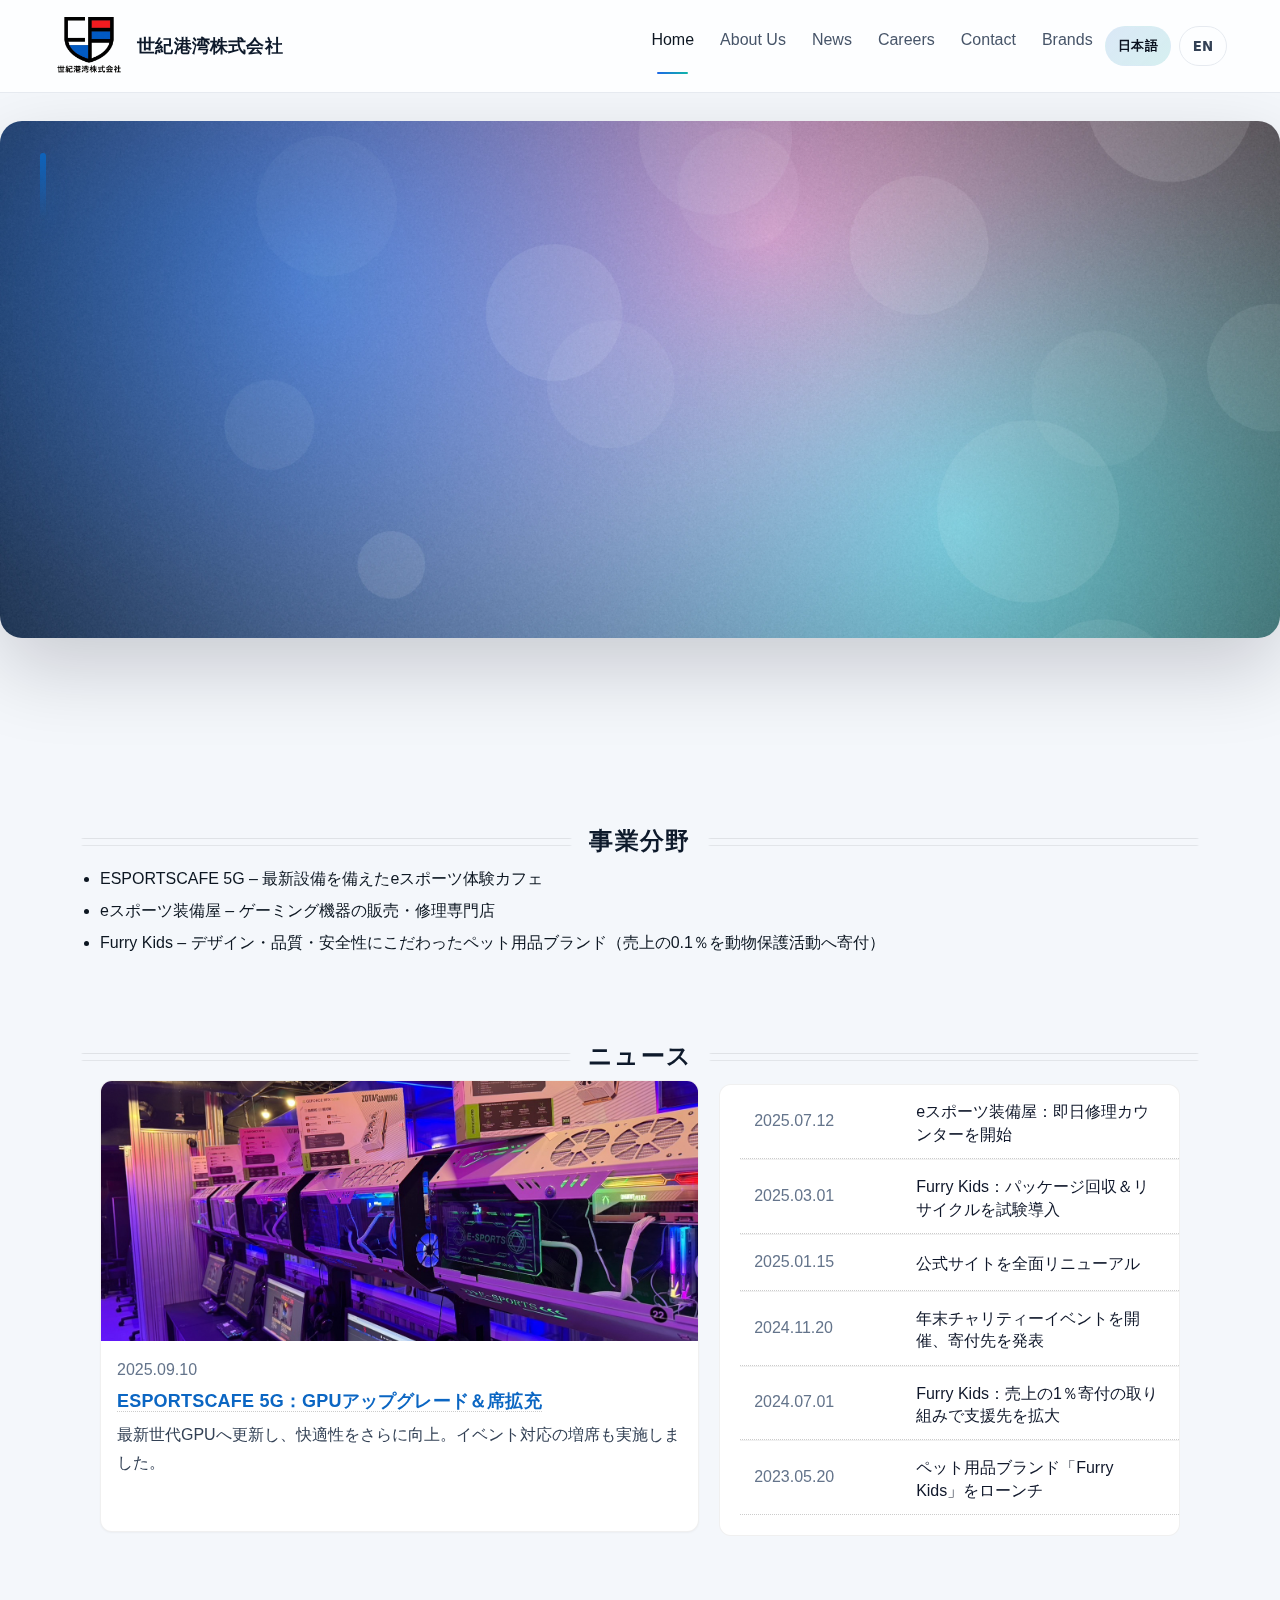
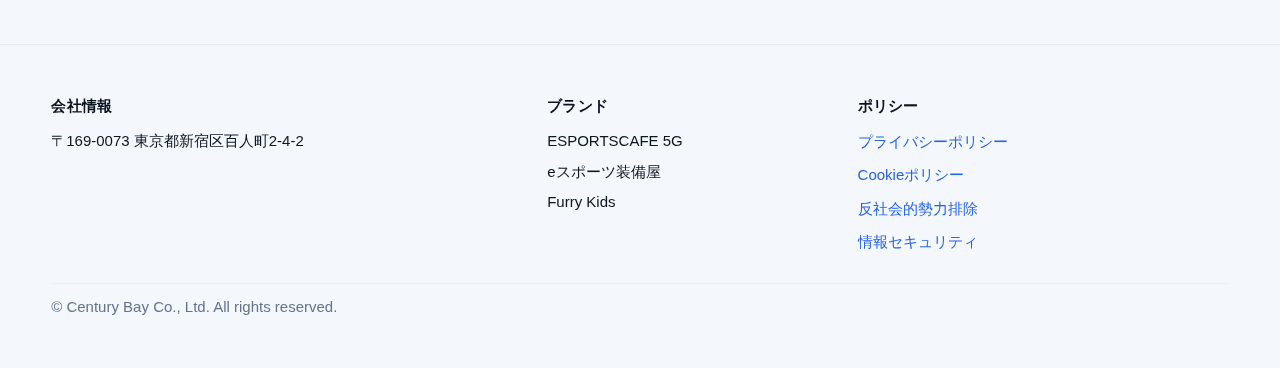
<file: index.html>
<!DOCTYPE html>

<html lang="ja">
<head>
<meta charset="utf-8"/>
<meta content="width=device-width, initial-scale=1, viewport-fit=cover" name="viewport"/>
<title>世紀港湾株式会社｜Century Bay Co.Ltd.</title>
<meta content="世紀港湾株式会社（Century Bay Co.Ltd.）公式サイト。ESPORTSCAFE 5G／eスポーツ装備屋／Furry Kids を展開。" name="description"/>
<meta content="世紀港湾株式会社｜Century Bay" property="og:title"/>
<meta content="エンタメ×ライフスタイルのコーポレートサイト。" property="og:description"/>
<meta content="assets/og.svg" property="og:image"/>
<meta content="#0b66c3" name="theme-color"/>
<style>
    :root{--bg:#0b1020;--surface:#0f1424;--ink:#e8edf6;--muted:#a8b2c3;--line:#1b2338;--brand:#0b66c3;--brand2:#0aa5a2;--radius:18px;--shadow:0 16px 48px rgba(0,0,0,.35)}
    @media (prefers-color-scheme: light){:root{--bg:#f6f8fb;--surface:#ffffff;--ink:#0f172a;--muted:#475569;--line:#e6eaf0;--shadow:0 12px 36px rgba(2,6,23,.08)}}
    *{box-sizing:border-box} html,body{margin:0;padding:0;background:var(--bg);color:var(--muted);font-family:system-ui,-apple-system,BlinkMacSystemFont,"Segoe UI","Hiragino Kaku Gothic ProN","Noto Sans JP",sans-serif;line-height:1.65}
    h1,h2,h3{color:var(--ink)} a{color:var(--ink);text-decoration:none}
    .container{width:min(1200px,92%);margin-inline:auto}
    .progress{position:fixed;top:0;left:0;height:3px;width:100%;background:linear-gradient(90deg,var(--brand),var(--brand2));transform-origin:left;transform:scaleX(0);z-index:120}
    header{position:sticky;top:0;z-index:100;background:rgba(255,255,255,.04);backdrop-filter:saturate(140%) blur(12px);border-bottom:1px solid var(--line);transition:box-shadow .3s}
    @media (prefers-color-scheme: light){header{background:rgba(255,255,255,.75)}}
    .nav{display:flex;justify-content:space-between;align-items:center;padding:10px 2px}
    .brand{display:flex;gap:12px;align-items:center}
    .brand img.cb{width:40px;height:40px;border-radius:0;object-fit:cover;box-shadow:0 6px 18px rgba(0,0,0,.2)}
    .title{font-weight:800;color:var(--ink);letter-spacing:.2px}
    .nav-links{display:flex;gap:22px}
    .nav-links a{position:relative;color:var(--muted);padding:6px 2px;transition:color .2s}
    .nav-links a:hover{color:var(--ink)}
    .nav-links a::after{content:"";position:absolute;left:0;right:0;bottom:-6px;height:2px;background:linear-gradient(90deg,var(--brand),var(--brand2));transform:scaleX(0);transform-origin:left;transition:transform .25s}
    .nav-links a:hover::after,.nav-links a[aria-current="page"]::after{transform:scaleX(1)}
    .lang{display:flex;gap:8px}
    .pill{border:1px solid var(--line);border-radius:999px;padding:6px 12px;background:transparent;color:var(--muted);cursor:pointer;transition:transform .12s, color .2s}
    .pill:active{transform:scale(.96)} .pill.active{background:linear-gradient(135deg,rgba(11,102,195,.18),rgba(10,165,162,.18));color:var(--ink);border-color:transparent}

    .hero{position:relative;overflow:hidden}
    .mesh{position:absolute;inset:0;background:
      radial-gradient(1200px 600px at 10% -10%, rgba(11,102,195,.25), transparent 60%),
      radial-gradient(900px 480px at 90% 10%, rgba(10,165,162,.22), transparent 60%),
      radial-gradient(700px 380px at 50% 110%, rgba(147,197,253,.20), transparent 60%);
      filter:blur(20px);animation:meshMove 16s linear infinite;pointer-events:none}
    @keyframes meshMove{0%{transform:translate3d(0,0,0)}50%{transform:translate3d(0,-20px,0)}100%{transform:translate3d(0,0,0)}}
    #stars{position:absolute;inset:0;opacity:.35;mix-blend-mode:screen;pointer-events:none}
    .hero-inner{position:relative;padding:90px 0 56px}
    .hero-grid{display:grid;grid-template-columns:1.1fr .9fr;gap:36px;align-items:center}
    .headline{font-size:clamp(30px,4.6vw,54px);line-height:1.1;margin:0 0 14px}
    .lead{font-size:clamp(16px,2vw,18px);margin:0 0 26px;color:var(--muted)}
    .cta{display:flex;gap:12px;flex-wrap:wrap}
    .btn{position:relative;display:inline-flex;align-items:center;gap:10px;padding:12px 16px;border-radius:14px;border:1px solid var(--line);background:var(--surface);color:var(--ink);box-shadow:var(--shadow);overflow:hidden;will-change:transform}
    .btn.primary{background:linear-gradient(135deg,var(--brand),var(--brand2));color:#fff;border:0;font-weight:700}
    .btn .ripple{position:absolute;border-radius:50%;transform:scale(0);opacity:.22;pointer-events:none;background:transparent;animation:ripple .6s ease-out}
    @keyframes ripple{to{transform:scale(12);opacity:0}}
    .hero-card{background:rgba(255,255,255,.04);border:1px solid var(--line);border-radius:18px;padding:18px;box-shadow:var(--shadow)}

    section{padding:60px 0}
    .section-title{font-size:22px;margin:0 0 12px;color:var(--ink)}

    .quick{display:flex;gap:12px;flex-wrap:wrap;margin:8px 0 18px}
    .chip{position:relative;display:inline-flex;align-items:center;gap:10px;padding:8px 12px;border-radius:999px;border:1px solid var(--line);background:rgba(255,255,255,.04);color:var(--ink);transition:transform .15s, box-shadow .15s}
    .chip::after{content:"↗";transition:transform .2s}
    .chip:hover{transform:translateY(-1px);box-shadow:var(--shadow)} .chip:hover::after{transform:translateX(2px) translateY(-2px)}

    .grid3{display:grid;grid-template-columns:repeat(3,1fr);gap:20px}
    .card{position:relative;border:1px solid var(--line);border-radius:18px;background:var(--surface);box-shadow:var(--shadow);padding:16px;transform-style:preserve-3d;transition:transform .2s ease}
    .card:hover{transform:translateY(-4px)}
    .card a.card-link{position:absolute;inset:0;border-radius:18px;z-index:1}
    .content{position:relative;z-index:2}
    .media{position:relative;border-radius:14px;overflow:hidden;background:#0d1222}
    .media img{display:block;width:100%;height:220px;object-fit:contain;background:transparent;padding:12px}
    .media::before{content:"";position:absolute;inset:0;opacity:.35;pointer-events:none;background-image:radial-gradient(rgba(255,255,255,.12) 1px, transparent 1px);background-size:18px 18px}
    .tone-5g .media{background:linear-gradient(135deg,#1a1a1a,#3a0d0d)} .tone-5g h3{color:#e11d2e}
    .tone-sb .media{background:linear-gradient(135deg,#0b1a3a,#2b1059)} .tone-sb h3{background:linear-gradient(90deg,#60a5fa,#a78bfa);-webkit-background-clip:text;background-clip:text;color:transparent}
    .tone-fk .media{background:linear-gradient(135deg,#0f2d20,#16423c)} .tone-fk h3{color:#34d399}

    .statement{position:relative;border-radius:22px;padding:1px;background:conic-gradient(from 180deg,var(--brand),var(--brand2),var(--brand));box-shadow:var(--shadow);overflow:hidden}
    .statement .in{background:var(--surface);border-radius:21px;padding:22px 20px;position:relative}
    .statement .in::after{content:"";position:absolute;inset:-2px;background:conic-gradient(from 0deg,var(--brand),transparent 40%);filter:blur(18px);opacity:.12;animation:spin 10s linear infinite;pointer-events:none}
    @keyframes spin{to{transform:rotate(360deg)}}
    .accent{display:inline-block;position:relative;padding-bottom:2px}
    .accent::after{content:"";position:absolute;left:0;bottom:-2px;height:2px;width:100%;background:linear-gradient(90deg,var(--brand),var(--brand2));transform:scaleX(0);transform-origin:left;animation:underline .9s .2s ease forwards}
    @keyframes underline{to{transform:scaleX(1)}}
    .stagger>*{opacity:0;transform:translateY(8px);animation:rise .6s ease forwards}
    .stagger>*:nth-child(1){animation-delay:.05s} .stagger>*:nth-child(2){animation-delay:.1s} .stagger>*:nth-child(3){animation-delay:.15s} .stagger>*:nth-child(4){animation-delay:.2s} .stagger>*:nth-child(5){animation-delay:.25s} .stagger>*:nth-child(6){animation-delay:.3s}
    @keyframes rise{to{opacity:1;transform:translateY(0)}}
    .quote{font-size:64px;line-height:.6;background:linear-gradient(135deg,var(--brand),var(--brand2));-webkit-background-clip:text;background-clip:text;color:transparent;filter:drop-shadow(0 6px 20px rgba(11,102,195,.25))}

    .cols{display:grid;grid-template-columns:1.1fr .9fr;gap:22px}
    .list{display:grid;gap:10px}
    .item{display:flex;gap:12px;align-items:flex-start;background:rgba(255,255,255,.04);border:1px solid var(--line);padding:12px;border-radius:12px;opacity:0;transform:translateY(10px);transition:opacity .5s, transform .5s}
    .item.in{opacity:1;transform:translateY(0)}
    .badge{font-size:12px;color:#fff;background:linear-gradient(135deg,var(--brand),var(--brand2));border-radius:999px;padding:2px 10px;font-weight:700}

    .kpis{display:grid;grid-template-columns:repeat(4,1fr);gap:18px}
    .kpi{background:var(--surface);border:1px solid var(--line);border-radius:18px;padding:18px;box-shadow:var(--shadow);text-align:center}
    .kpi .num{font-size:28px;font-weight:800;color:var(--ink)}
    .kpi .cap{color:var(--muted)}

    footer{padding:36px 0;border-top:1px solid var(--line)}
    .fab{position:fixed;right:16px;bottom:16px;width:52px;height:52px;border-radius:999px;display:grid;place-items:center;background:linear-gradient(135deg,var(--brand),var(--brand2));color:#fff;box-shadow:var(--shadow);border:0;cursor:pointer;opacity:0;transform:translateY(10px);transition:opacity .3s, transform .3s}
    .fab.show{opacity:1;transform:translateY(0)}

    .en{display:none} body[data-lang="en"] .jp{display:none} body[data-lang="en"] .en{display:initial}
    @media (prefers-reduced-motion: reduce){.mesh,#stars,.stagger>*{animation:none} .nav-links a::after{display:none}}
    @media (max-width:980px){.grid3{grid-template-columns:1fr}.cols,.hero-grid{grid-template-columns:1fr}.nav-links{display:none}}
  </style>
<style>
/* Language visibility */
.jp{display: block;}
.en{display: none;}
:root[data-lang="en"] .jp{display:none;}
:root[data-lang="en"] .en{display:block;}
</style>
<style>
.big-hero-title{margin:0;font-weight:800;line-height:1.08;
  font-size:clamp(32px,6vw,68px);letter-spacing:.2px;color:var(--ink);}
.section.hero{background:none}
</style>
<style>
/* === Mobile menu additions === */
:root{ --header-h: 64px; --safe-top: env(safe-area-inset-top); }
.menu-btn{ display:inline-flex; margin-left:8px; width:40px; height:40px; border:none; background:transparent;
  flex-direction:column; justify-content:center; align-items:center; gap:4px; }
.menu-btn span{ width:22px; height:2px; background:#0b1220; border-radius:1px; transition:.25s; }
@media (max-width: 980px){
  .nav-links{ display:none; }
  html.menu-open .nav-links{ display:grid; position:fixed; left:0; right:0;
    top: calc(var(--safe-top) + var(--header-h)); z-index: 999;
    padding: 12px; gap: 2px;
    background:#fff; border-bottom:1px solid var(--line);
    box-shadow: 0 20px 40px rgba(2,6,23,.12); }
  .nav-links a{ padding:14px 10px; border-radius:10px; color:inherit; }
  .lang{ margin-left:auto; }
  html.menu-open, html.menu-open body{ overflow:hidden; } /* prevent body scroll */
}
</style><style>
/* Language toggle visibility */
.jp{display:block;}
.en{display:none;}
:root[data-lang="en"] .jp{display:none;}
:root[data-lang="en"] .en{display:block;}
/* Lang pill minimal styles */
.lang{display:flex;gap:8px;align-items:center}
.pill{border:1px solid #e6eaf0;border-radius:999px;padding:6px 12px;font-weight:600;background:transparent;color:#475569;cursor:pointer}
.pill.active{background:linear-gradient(135deg, rgba(11,102,195,.16), rgba(10,165,162,.18));color:#0f172a;border-color:transparent}
</style><style>
/* One-language visibility (reinforced) */
.jp{display:block;}
.en{display:none;}
:root[data-lang="en"] .jp{display:none;}
:root[data-lang="en"] .en{display:block;}
/* Back button style to match pills */
.lang{display:flex;gap:8px;align-items:center}
.pill{border:1px solid #e6eaf0;border-radius:999px;padding:6px 12px;font-weight:600;background:transparent;color:#475569;cursor:pointer}
.pill.active{background:linear-gradient(135deg, rgba(11,102,195,.16), rgba(10,165,162,.18));color:#0f172a;border-color:transparent}
.back-btn{order:-1}
</style><style>
/* === Global Professional Footer === */
.site-footer.pro{margin-top:72px;border-top:1px solid #e6eaf0;background:#fafbfc}
.site-footer .footer-wrap{display:grid;grid-template-columns:2fr 1.2fr 1.6fr;gap:32px;padding:28px 0}
.site-footer .f-h{font-weight:700;color:#0b1220;margin:0 0 10px;font-size:14px;letter-spacing:.3px}
.site-footer .f-col{color:#0f172a}
.site-footer .f-list{list-style:none;margin:0;padding:0;color:#0f172a}
.site-footer .f-list li{margin:6px 0}
.site-footer .f-list.two-col{columns:1}
.site-footer .f-links{display:flex;flex-direction:column;gap:8px;list-style:none;margin:0;padding:0}
.site-footer .f-links a{text-decoration:none;color:#2563eb}
.site-footer .f-links a:hover{text-decoration:underline}
.site-footer .footer-copy{padding:10px 0 28px;color:#64748b;border-top:1px solid #eef2f6}
@media (max-width:980px){
  .site-footer .footer-wrap{grid-template-columns:1fr;gap:18px;padding:20px 0}
  .site-footer .f-list.two-col{columns:1}
}
/* Ensure single-language visibility */
.jp{display:block}
.en{display:none}
:root[data-lang="en"] .jp{display:none}
:root[data-lang="en"] .en{display:block}
</style><style id="pro-theme">
/* ===== Century Bay Business Pro Theme (Overrides) ===== */
/* Typography */
:root{
  --ink:#0b1220; --muted:#475569; --line:#e6eaf0; --bg:#f6f8fb;
  --brand:#0b66c3; --brand2:#0aa5a2; --card:#ffffff; --radius:16px;
  --shadow:0 8px 24px rgba(2,6,23,.06);
}
html,body{font-family: "Segoe UI","Inter","Hiragino Kaku Gothic ProN","Noto Sans JP",system-ui,-apple-system,Roboto,Helvetica,Arial,sans-serif}
h1,h2,h3{color:var(--ink);letter-spacing:.2px}
.section-title,.aboutfacts-title{font-weight:800}
/* Layout containers */
.container{max-width:1200px;margin-inline:auto}
/* Cards */
.card,.news-item,.aboutfacts-card,.tone-5g,.tone-sb,.tone-fk{
  background:var(--card)!important;border:1px solid var(--line)!important;
  border-radius:var(--radius)!important;box-shadow:var(--shadow)!important;transform:none!important
}
.card .media img{border-radius:12px}
/* Buttons */
.btn,.pill,button[type=submit]{
  border-radius:999px;border:1px solid var(--line);background:linear-gradient(90deg,#0b66c3,#0aa5a2);
  color:#fff;font-weight:700;letter-spacing:.2px;box-shadow:none
}
.btn:hover{opacity:.92}
/* Pill (language/back) neutrals */
.pill{background:transparent;border:1px solid var(--line);color:#334155}
.pill.active{background:linear-gradient(135deg, rgba(11,102,195,.14), rgba(10,165,162,.16));color:#0b1220}
/* Links */
a{color:#0b66c3}
a:hover{text-decoration:underline}
/* Header */
header{background:rgba(255,255,255,.82)!important;border-bottom:1px solid var(--line)!important;backdrop-filter:saturate(180%) blur(12px)}
.brand img.cb{width:40px;height:40px;border-radius:0;object-fit:cover;box-shadow:none}
.nav-links a{color:#475569}
.nav-links a:hover{color:#0b1220}
/* Footer */
.site-footer.pro{background:transparent}
.footer-copy{color:#64748b}
/* Reduce special effects */
.mesh,#stars,.stagger>*,.tilt,[data-tilt],.rippleable{animation:none!important;transform:none!important;transition:none!important}
.hero,.section.hero{background:none}
/* News grid spacing */
.news-list{gap:20px}
/* About facts grid tidy */
.aboutfacts-grid{gap:14px}
.aboutfacts-item{padding:10px 12px;border:1px solid var(--line);border-radius:12px;background:transparent}
.aboutfacts-label{font-weight:700;color:#0b1220}
/* Forms */
form input,form textarea,form select{
  border:1px solid #dbe3ec;border-radius:12px;padding:10px 12px;outline:none
}
form input:focus,form textarea:focus,form select:focus{border-color:#0b66c3;box-shadow:0 0 0 3px rgba(11,102,195,.12)}
.form-consent{margin:12px 0 10px;color:#334155;font-size:14px}
/* Single-language visibility (reinforce) */
.jp{display:block}.en{display:none}
:root[data-lang="en"] .jp{display:none}
:root[data-lang="en"] .en{display:block}
/* Remove any rotating/hover tilt on cards */
.card:hover{transform:none}
</style><style>
/* Hero with right-side large logo */
.hero-grid{display:grid;grid-template-columns:1.2fr .8fr;align-items:center;gap:28px;padding:24px 0}
.hero-left{min-width:0}
.hero-right{display:flex;justify-content:flex-end}
.hero-right img[data-role="hero-logo"]{
  max-width:420px;width:100%;height:auto;image-rendering:auto;
  -ms-interpolation-mode: bicubic; /* IE */
}
@media (max-width:980px){
  .hero-grid{grid-template-columns:1fr}
  .hero-right{justify-content:center;margin-top:10px}
  .hero-right img[data-role="hero-logo"]{max-width:320px}
}
</style><style>
/* Centered hero + subtle entrance animation */
.hero-grid{display:grid;grid-template-columns:1.2fr .8fr;align-items:center;gap:28px;padding:36px 0;max-width:1200px;margin:0 auto}
.hero-left{min-width:0}
.hero-right{display:flex;justify-content:flex-end}
.hero-right img[data-role="hero-logo"]{max-width:420px;width:100%;height:auto;image-rendering:auto}
@media (max-width:980px){
  .hero-grid{grid-template-columns:1fr;text-align:center}
  .hero-right{justify-content:center;margin-top:10px}
  .hero-right img[data-role="hero-logo"]{max-width:320px}
}
/* Subtle entrance animation */
@keyframes fadeSlideUp{from{opacity:0;transform:translateY(6px)}to{opacity:1;transform:translateY(0)}}
.fade-in-up{animation:fadeSlideUp 260ms cubic-bezier(.2,.6,.2,1) both}
.fade-in-up.delay-1{animation-delay:80ms}
@media (prefers-reduced-motion: reduce){
  .fade-in-up{animation:none}
}
</style><style>
/* Business cards rich content */
.biz-bullets{margin:8px 0 0;padding:0;list-style:none}
.biz-bullets ul{margin:0;padding-left:18px}
.biz-bullets li{margin:.25rem 0}
.card h3{margin-top:.6rem;margin-bottom:.2rem}
.card p{margin:.2rem 0 .5rem}
</style><style>
.biz-bullets{margin:.4rem 0 .2rem}
.biz-bullets ul{margin:.1rem 0;padding-left:18px}
.biz-bullets li{margin:.22rem 0}
.card p{margin:.35rem 0 .4rem}
</style><style>
.biz-bullets{margin:8px 0 0}
.biz-bullets .jp, .biz-bullets .en{display:block}
.biz-bullets ul{margin:.2rem 0;padding-left:18px}
.biz-bullets li{margin:.2rem 0}
</style><style>
/* Remove bullets in business cards on homepage */
.biz-bullets, .biz-bullets ul { list-style: none !important; margin: 0 !important; padding-left: 0 !important; }
.biz-bullets li { margin: .35rem 0 !important; padding-left: 0 !important; position: relative; }
</style><link href="assets/favicons/apple-touch-icon.png" rel="apple-touch-icon" sizes="180x180"/>
<link href="assets/favicons/favicon-32x32.png" rel="icon" sizes="32x32" type="image/png"/>
<link href="assets/favicons/favicon-16x16.png" rel="icon" sizes="16x16" type="image/png"/>
<link color="#0ea5b7" href="assets/favicon.svg" rel="mask-icon"/>
<meta content="#0ea5b7" name="theme-color"/><link href="assets/site.clean.css" rel="stylesheet"/>
<link href="assets/site.clean.css"/><style id="nav-normalize">
/* Nav Normalize: ensure identical menu position across all pages */
header .container.nav{ display:flex; justify-content:space-between; align-items:center; padding:10px 2px; }
header .brand{ display:flex; align-items:center; gap:12px; }
header .brand img.cb{ width:40px; height:40px; object-fit:cover; border-radius:0; }
header .title{ margin:0; line-height:1; display:inline-block; }
header .nav-links{ display:flex; align-items:center; gap:22px; }
header .nav-links a{ display:inline-block; padding:6px 2px; line-height:1.2; }
header .nav-links a::after{ left:0; right:0; bottom:-6px; height:2px; }
</style><style>
/* --- Unified header alignment --- */
.nav { display:flex; align-items:center; }
.nav-right { margin-left:auto; display:flex; align-items:center; gap:10px; }
.nav-links { display:flex; gap:18px; align-items:center; }
.pill.back-btn { order:0; } /* appear before menu */
@media (max-width: 860px) {
  .nav-links { gap:14px; }
}
</style><style>
/* Minimal styles for injected sections */
#business-areas .cb-business{list-style:disc;margin:8px 0 0;padding-left:20px}
#business-areas .cb-business li{margin:.25rem 0}
#latest-news ol{list-style:decimal;margin:.25rem 0 0;padding-left:20px}
#latest-news li{margin:.25rem 0}
#latest-news time{font-variant-numeric: tabular-nums; margin-right:8px; color:#64748b}
</style><style id="titles-left-align-patch">

/* ===== Left-align all section titles to container edge (patch) ===== */
:root{
  --container-max: 1200px;
  --container-pad: clamp(16px, 4vw, 40px);
}
/* Ensure each content wrap follows the same container width & padding */
.cb-wrap{
  max-width: var(--container-max);
  margin-inline: auto;
  padding-inline: var(--container-pad);
}
/* Left-align headings inside sections (including News title) */
.section-title,
.cb-wrap > section > h2,
.cb-news-title{
  text-align: left !important;
  margin-left: 0 !important;
}
/* Normalize list indentation so bullets don't push text farther in */
.cb-wrap section ul{
  margin: .25rem 0 0;
  padding-left: 1.25em;
  list-style-position: outside;
}

</style>
<style>
/* --- Home headings unified to decorative Mincho style --- */
.decor-title{
  display:flex;
  align-items:center;
  justify-content:center;
  gap:1rem;
  font-size: clamp(1.3rem, 1.05rem + 1vw, 1.8rem);
  line-height:1.3;
  margin: 1.25rem auto 1rem;
  text-align:center;
}
.decor-title::before,
.decor-title::after{
  content:"";
  flex:1 1 120px;
  height:8px;
  border-radius:999px;
  background:
    linear-gradient(rgba(0,0,0,.14), rgba(0,0,0,.14)) top left / 100% 1px no-repeat,
    linear-gradient(rgba(0,0,0,.12), rgba(0,0,0,.12)) bottom left / 100% 1px no-repeat;
  opacity:.6;
}
.decor-title .jp, .decor-title .en{
  font-family: "Hiragino Mincho ProN", "Yu Mincho", "Noto Serif JP", "MS PMincho", serif;
  letter-spacing:.06em;
}
.decor-title .jp{font-weight:800}
.decor-title .en{font-weight:700;opacity:.9;letter-spacing:.04em}
</style><style>

/* === Hero Background (auto-generated) === */
.hero-bg{
  background-image: radial-gradient(1200px 600px at 15% 20%, rgba(11,102,195,.25), transparent 60%),
                    radial-gradient(900px 500px at 85% 70%, rgba(10,165,162,.18), transparent 60%),
                    url('assets/hero-bg.webp');
  background-size: cover;
  background-position: center;
  background-repeat: no-repeat;
  border-radius: 22px;
  box-shadow: 0 30px 80px rgba(2,6,23,.18);
}
@media (max-width: 860px){
  .hero-bg{ border-radius: 16px; }
}

</style>
<style>

/* === Tagline: transparent content on hero background + motion === */
.cb-tagline{ position: relative; padding: 72px clamp(16px,5vw,48px); }
.cb-tagline__inner{ max-width: 1200px; margin: 0 auto; }
.cb-tagline__content{
  background: transparent !important;
  box-shadow: none !important;
  border-radius: 0 !important;
  padding: 0 !important;
}
.cb-tagline__text{
  max-width: 1100px;
  font-size: clamp(20px, 2.2vw, 28px);
  line-height: 1.9;
  letter-spacing: .01em;
  color: var(--ink, #0f172a);
  color: #e8edf6; /* ensure contrast on dark bg */
  text-shadow: 0 2px 12px rgba(2,6,23,.35);
  margin: 0;
  opacity: 0;
  transform: translateY(12px);
  animation: tagline-fade-up .9s cubic-bezier(.2,.7,.2,1) .1s forwards;
}
/* Accent bar */
.cb-tagline__inner::before{
  content: "";
  position: absolute;
  left: 0; top: 64px;
  width: 6px; height: 68px;
  border-radius: 4px;
  background: linear-gradient(180deg, rgba(11,102,195,.95), rgba(10,165,162,.9));
  box-shadow: 0 8px 24px rgba(11,102,195,.35);
}
/* Motion keyframes */
@keyframes tagline-fade-up{
  to{ opacity: 1; transform: translateY(0); }
}
/* Respect motion preferences */
@media (prefers-reduced-motion: reduce){
  .cb-tagline__text{ animation: none; opacity: 1; transform: none; }
}

/* Fine tune on small screens */
@media (max-width: 860px){
  .cb-tagline{ padding: 42px 16px; }
  .cb-tagline__inner::before{ top: 28px; height: 48px; }
  .cb-tagline__text{ line-height: 1.8; }
}

</style>
<style>

/* Remove white card from tagline inner */
.cb-tagline .cb-tagline__inner{
  background: transparent !important;
  border: none !important;
  box-shadow: none !important;
  border-radius: 0 !important;
  padding: clamp(28px, 5vw, 56px) !important;
}

</style>
<style>

/* === Tagline typography tweak: bolder, larger, 3-line layout === */
.cb-tagline__text{ 
  font-weight: 700; 
  font-size: clamp(24px, 3vw, 36px) !important; 
  line-height: 1.7;
  letter-spacing: .01em;
}
.cb-tagline__text .line{ display:block; }
@media (max-width: 860px){
  .cb-tagline__text{ font-size: clamp(18px, 4.5vw, 24px) !important; line-height: 1.8; }
}

</style>
<style>

/* === Chairman-grade: per-word fade-in + gentle text shimmer === */
.cb-tagline__text{ 
  font-weight: 700;
  font-size: clamp(24px, 3.1vw, 38px);
  line-height: 1.7;
  letter-spacing: .01em;
  margin: 0;
  /* Base solid text fill via first layer; second layer is moving shine */
  background-image:
    linear-gradient(0deg, #e8edf6, #e8edf6),
    linear-gradient(120deg, rgba(255,255,255,0) 0%, rgba(255,255,255,0) 40%, rgba(255,255,255,.85) 50%, rgba(255,255,255,0) 60%, rgba(255,255,255,0) 100%);
  background-size: 100% 100%, 220% 100%;
  background-position: 0 0, -120% 0;
  -webkit-background-clip: text, text;
  background-clip: text, text;
  color: transparent;
}
.cb-tagline__text.shimmer{
  animation: shine-sweep 3.4s ease-in-out infinite 1.2s;
}
.cb-tagline__text .line{ display:block; }
.cb-tagline__text .word{
  display:inline-block;
  opacity:0;
  transform: translateY(10px);
  animation: word-in .7s cubic-bezier(.2,.7,.2,1) var(--d,0s) forwards;
  will-change: transform, opacity;
}
@keyframes word-in{ to{ opacity:1; transform: translateY(0); } }
@keyframes shine-sweep{
  0%{ background-position: 0 0, -120% 0; }
  55%{ background-position: 0 0, 140% 0; }
  100%{ background-position: 0 0, 140% 0; }
}
@media (prefers-reduced-motion: reduce){
  .cb-tagline__text.shimmer{ animation:none; }
  .cb-tagline__text .word{ animation:none; opacity:1; transform:none; }
}
@media (max-width: 860px){
  .cb-tagline__text{ font-size: clamp(18px, 5vw, 24px); line-height: 1.8; }
}

</style>
<style>

/* === Fix: ensure text visible with fallback color; enable shimmer via text-fill === */
.cb-tagline__text{
  color: #e8edf6; /* fallback solid color for all browsers */
}
.cb-tagline__text.shimmer{
  /* apply shimmer only on this class to avoid invisibility */
  -webkit-background-clip: text;
  background-clip: text;
  -webkit-text-fill-color: transparent;
  color: transparent;
}
.cb-tagline{ position: relative; z-index: 0; }
.cb-tagline__text{ position: relative; z-index: 1; }

</style>
<style>

/* === Tagline animation toned down & visibility harden === */
.cb-tagline__text{
  color:#e8edf6 !important;            /* force visible text */
  -webkit-text-fill-color: currentColor !important;
  background:none !important;          /* kill any shimmer bg if remained */
  text-shadow: 0 1px 8px rgba(2,6,23,.28);
}
.cb-tagline__text .word{
  transform: translateY(6px);          /* smaller motion */
  animation: word-in-soft .6s ease var(--d,0s) forwards;
  opacity:0;
}
@keyframes word-in-soft { to { opacity:1; transform: translateY(0); } }
/* Reduce per-word delay by 50% using CSS var multiplier if exists */
.cb-tagline__text .word{ --d: calc(var(--d, 0s) * .5); }

</style>

<style>
/* Unify homepage "もっと見る" buttons to small size and left alignment */
.cb-home .cb-btn--sm{ padding: 10px 16px; border-radius: 18px; font-size: 14px; min-width: 120px; }
.cb-home .more-row{ display:flex; gap:24px; align-items:center; }
.cb-home .more-row .cb-btn{ margin-left:0; }
</style>


<style>
.cb-news .cb-btn.move-in{
  margin-top:-28px; margin-left:0;
  display:inline-flex; width:auto; min-width:120px;
  position:relative; z-index:1;
}
</style>


<style>
/* Place 'もっと見る' button inside news list as the last li */
.cb-news ul{ list-style:none; padding-left:0; }
.cb-news ul .more-li{ margin-top:16px; }
.cb-news ul .more-li .cb-btn{ margin-left:0; }
</style>

  <link rel="stylesheet" href="assets/responsive.css"/>
</head>
<body data-lang="jp" id="top" class="cb-home"><section class="hero hero-grid"><div class="hero-right fade-in-up delay-1"><img alt="Century Bay Logo" data-role="hero-logo" loading="eager" src="assets/cb-logo-hero.png"/></div></section>
<div class="progress" id="progress"></div>
<header class="cb-fixed">
<div class="container nav">
<div class="brand"><img alt="Century Bay ロゴ" class="cb" src="assets/cb-logo-plain.png" style="background:transparent; box-shadow:none; padding:0; border-radius:0; height:72px; width:auto; background:transparent; box-shadow:none; padding:0; border-radius:0;"/><span class="title"><span class="jp">世紀港湾株式会社</span><span class="en">Century Bay</span></span></div>
<div class="nav-right"><nav class="nav-links" id="navlinks"><a aria-current="page" href="index.html"><span class="jp">Home</span><span class="en">Home</span></a><a href="page-1-about.html">About Us</a><a href="page-2-news.html">News</a><a href="page-3-careers.html">Careers</a><a href="page-4-contact.html">Contact</a><a href="brands.html">Brands</a></nav><div class="lang" role="group"><button class="pill active" data-lang="jp" data-set-lang="jp">日本語</button><button class="pill" data-lang="en" data-set-lang="en">EN</button></div></div></div>
<style id="lang-visibility-fix">
  /* Default=JP。英文仅当 data-lang="en" 才显示 */
  :root:not([data-lang="en"]) .en { display: none !important; }
  :root:not([data-lang="en"]) .jp { display: initial !important; }

  :root[data-lang="en"] .jp { display: none !important; }
  :root[data-lang="en"] .en { display: initial !important; }

  /* 防止空元素占位 */
  .jp:empty, .en:empty { display: none !important; }
</style>
</header><section aria-labelledby="tagline-title" class="cb-tagline hero-bg" data-lang="jp" id="tagline">
<div class="cb-tagline__inner">
<div aria-live="polite" class="cb-tagline__content" role="tabpanel">
<!-- JP -->
<p class="cb-tagline__text jp">
<span class="line"><span class="word" style="--d:0.00s">世紀港湾株式会社は</span> <span class="word" style="--d:0.03s">、</span> <span class="word" style="--d:0.06s">エンターテインメントとライフスタイルの分野で</span> <span class="word" style="--d:0.09s">、</span> <span class="word" style="--d:0.12s">多彩なブランドを展開し</span> <span class="word" style="--d:0.15s">、</span> <span class="word" style="--d:0.18s">信頼と感動をお届けします。</span></span>
<span class="line"><span class="word" style="--d:0.29s">日本と世界</span> <span class="word" style="--d:0.32s">、</span> <span class="word" style="--d:0.35s">人と人</span> <span class="word" style="--d:0.38s">、</span> <span class="word" style="--d:0.41s">人と動物をつなぐ架け橋として</span> <span class="word" style="--d:0.44s">、</span> <span class="word" style="--d:0.47s">新しい価値を創造します。</span></span>
</p>
<!-- EN -->
<p class="cb-tagline__text en">
<span class="line"><span class="word" style="--d:0.00s">Century</span> <span class="word" style="--d:0.03s">Bay</span> <span class="word" style="--d:0.06s">Co.</span></span>
<span class="line"><span class="word" style="--d:0.17s">,</span> <span class="word" style="--d:0.20s">Ltd.</span></span>
<span class="line"><span class="word" style="--d:0.31s">develops</span> <span class="word" style="--d:0.34s">a</span> <span class="word" style="--d:0.37s">diverse</span> <span class="word" style="--d:0.40s">range</span> <span class="word" style="--d:0.43s">of</span> <span class="word" style="--d:0.46s">brands</span> <span class="word" style="--d:0.49s">in</span> <span class="word" style="--d:0.52s">the</span> <span class="word" style="--d:0.55s">entertainment</span> <span class="word" style="--d:0.58s">and</span> <span class="word" style="--d:0.61s">lifestyle</span> <span class="word" style="--d:0.64s">sectors,delivering</span> <span class="word" style="--d:0.67s">trust</span> <span class="word" style="--d:0.70s">and</span> <span class="word" style="--d:0.73s">inspiration.</span></span>
<span class="line"><span class="word" style="--d:0.84s">As</span> <span class="word" style="--d:0.87s">a</span> <span class="word" style="--d:0.90s">bridge</span> <span class="word" style="--d:0.93s">connecting</span> <span class="word" style="--d:0.96s">Japan</span> <span class="word" style="--d:0.99s">and</span> <span class="word" style="--d:1.02s">the</span> <span class="word" style="--d:1.05s">world,</span> <span class="word" style="--d:1.08s">people</span> <span class="word" style="--d:1.11s">to</span> <span class="word" style="--d:1.14s">people,</span> <span class="word" style="--d:1.17s">and</span> <span class="word" style="--d:1.20s">humans</span> <span class="word" style="--d:1.23s">to</span> <span class="word" style="--d:1.26s">animals,</span> <span class="word" style="--d:1.29s">we</span> <span class="word" style="--d:1.32s">strive</span> <span class="word" style="--d:1.35s">to</span> <span class="word" style="--d:1.38s">create</span> <span class="word" style="--d:1.41s">new</span> <span class="word" style="--d:1.44s">value.</span></span>
</p>
</div>
</div>
</section>
<style>
  :root {
    /* Brand colors — tweak as needed */
    --cb-ink: #0f172a;
    --cb-ink-weak: #334155;
    --cb-accent: #0b66c3; /* <- change this to your brand color if needed */
    --cb-surface: #f8fafc;
    --cb-line: rgba(2,6,23,.08);
  }
  @media (prefers-color-scheme: dark) {
    :root {
      --cb-ink: #e5e7eb;
      --cb-ink-weak: #9ca3af;
      --cb-surface: #0f1424;
      --cb-line: rgba(255,255,255,.08);
    }
  }

  .cb-tagline { 
    padding: clamp(20px, 3vw, 32px); 
    margin: clamp(16px, 2.5vw, 28px) auto; 
  }
  .cb-tagline__inner {
    max-width: 1200px; margin: 0 auto; 
    background: var(--cb-surface);
    border: 1px solid var(--cb-line);
    border-radius: 16px;
    box-shadow: 0 8px 24px rgba(0,0,0,.06);
    padding: clamp(20px, 3vw, 36px);
    position: relative;
    overflow: hidden;
  }
  .cb-tagline__inner:before {
    content: ""; position: absolute; inset: 0 auto 0 0; width: 6px;
    background: linear-gradient(180deg, var(--cb-accent), transparent);
    opacity: .9;
  }
  .cb-tagline__header {display: flex; align-items: center; justify-content: flex-end; gap: 16px; margin-bottom: 12px;} /* aligned right since title is hidden */
  .cb-tagline__langswitch { display: inline-flex; background: transparent; border: 1px solid var(--cb-line); border-radius: 999px; padding: 4px; gap: 4px; }
  .cb-tagline__langbtn {
    appearance: none; border: 0; cursor: pointer; font: inherit;
    padding: 8px 14px; border-radius: 999px; 
    background: transparent; color: var(--cb-ink-weak); font-weight: 600;
    transition: transform .15s ease, background-color .2s ease, color .2s ease;
  }
  .cb-tagline__langbtn:hover { transform: translateY(-1px); }
  .cb-tagline__langbtn.is-active { background: var(--cb-accent); color: #fff; }

  .cb-tagline__content { margin-top: 8px; }
  .cb-tagline__text { 
    font-size: clamp(16px, 1.3vw, 18px); line-height: 1.85; color: var(--cb-ink);
    margin: 0; 
  }
  @media (max-width: 480px) {
    .cb-tagline__text { font-size: 15px; line-height: 1.75; }
  }
</style>
<section id="brands">
</section>
<script>
(function(){
  function getLang(){ try { return localStorage.getItem('site.lang') || 'jp'; } catch(e){ return 'jp'; } }
  function setLang(l){
    document.documentElement.setAttribute('data-lang', l);
    try { localStorage.setItem('site.lang', l); } catch(e){}
  }
  // Initialize once DOM is interactive
  setLang(getLang());
  // Click handlers for any element with data-set-lang
  document.addEventListener('click', function(e){
    var t = e.target.closest('[data-set-lang]');
    if(t){
      e.preventDefault();
      setLang(t.getAttribute('data-set-lang'));
    }
  }, {passive:true});
})();
</script>
<script>
(function(){
  var btn = document.querySelector('header .menu-btn');
  var links = document.querySelector('nav.nav-links');
  if(!btn || !links) return;
  function close(){ document.documentElement.classList.remove('menu-open'); btn.setAttribute('aria-expanded','false'); }
  function open(){ document.documentElement.classList.add('menu-open'); btn.setAttribute('aria-expanded','true'); }
  btn.addEventListener('click', function(){
    (document.documentElement.classList.contains('menu-open')? close : open)();
  });
  links.addEventListener('click', function(e){
    var a = e.target.closest('a'); if(a) close();
  });
  window.addEventListener('resize', function(){ if(window.innerWidth >= 980) close(); }, {passive:true});
})();
</script>
<script>
(function(){
  function getLang(){ try { return localStorage.getItem('site.lang') || 'jp'; } catch(e){ return 'jp'; } }
  function setLang(l){
    document.documentElement.setAttribute('data-lang', l);
    try { localStorage.setItem('site.lang', l); } catch(e){}
    // active pills
    document.querySelectorAll('[data-set-lang]').forEach(function(btn){
      btn.classList.toggle('active', btn.getAttribute('data-set-lang')===l);
    });
    // localize back button
    var back = document.querySelector('[data-role="back"]');
    if(back){
      back.textContent = (l === 'en') ? 'Back' : '戻る';
      back.setAttribute('aria-label', back.textContent);
    }
  }
  // initialize
  document.addEventListener('DOMContentLoaded', function(){
    setLang(getLang());
    var back = document.querySelector('[data-role="back"]');
    if(back){
      back.addEventListener('click', function(e){
        e.preventDefault();
        if (window.history && history.length > 1) { history.back(); }
        else { window.location.href = 'index.html'; }
      });
    }
  });
  // global click delegate for language pills
  document.addEventListener('click', function(e){
    var t = e.target.closest('[data-set-lang]');
    if(t){
      e.preventDefault();
      setLang(t.getAttribute('data-set-lang'));
    }
  });
  // expose setLang if already defined elsewhere (no conflict)
  if(!window.__siteSetLangInjected){
    window.__siteSetLangInjected = true;
    window.setLang = setLang;
  }
})();
</script>
<script>
(function(){
  var btn = document.querySelector('.menu-btn');
  var html = document.documentElement;
  var nav = document.getElementById('navlinks');

  function setHeaderH(){
    var h = document.querySelector('header')?.getBoundingClientRect().height || 64;
    html.style.setProperty('--header-h', h + 'px');
  }
  setHeaderH();
  window.addEventListener('resize', setHeaderH);

  if(btn){
    btn.addEventListener('click', function(e){
      var open = html.classList.toggle('menu-open');
      btn.setAttribute('aria-expanded', open ? 'true' : 'false');
      e.stopPropagation();
    });
  }
  // Close when tapping outside menu
  document.addEventListener('click', function(e){
    if(!html.classList.contains('menu-open')) return;
    if(!e.target.closest('#navlinks') && !e.target.closest('.menu-btn')){
      html.classList.remove('menu-open');
      if(btn) btn.setAttribute('aria-expanded','false');
    }
  });
  // Close on ESC
  document.addEventListener('keydown', function(e){
    if(e.key === 'Escape'){ html.classList.remove('menu-open'); if(btn) btn.setAttribute('aria-expanded','false'); }
  });
})();
</script><main><div class="cb-wrap"></div><div class="cb-wrap"><section id="business-areas">
<h2 class="decor-title"><span class="jp">事業分野</span><span class="en">Business Areas</span></h2>
<ul class="cb-business">
<li>
<div class="jp">ESPORTSCAFE 5G – 最新設備を備えたeスポーツ体験カフェ</div>
<div class="en">ESPORTSCAFE 5G – A state-of-the-art eSports experience café</div>
</li>
<li>
<div class="jp">eスポーツ装備屋 – ゲーミング機器の販売・修理専門店</div>
<div class="en">eSports Equipment Store – Specialized in sales and repair of gaming devices</div>
</li>
<li>
<div class="jp">Furry Kids – デザイン・品質・安全性にこだわったペット用品ブランド（売上の0.1％を動物保護活動へ寄付）</div>
<div class="en">Furry Kids – A pet product brand committed to design, quality, and safety (0.1% of sales donated to animal welfare)</div>
</li>
</ul>
</section></div><div class="cb-wrap"><section class="cb-news" id="latest-news"><h2 class="cb-news-title decor-title"><span class="jp">ニュース</span><span class="en">News</span></h2><div class="cb-news-grid"><article class="cb-news-feature"><div class="cb-news-thumb"><img alt="News featured image" src="assets/img/news/featured-1.jpg"/></div><div class="cb-news-meta"><div class="cb-news-date">2025.09.10</div><h3 class="cb-news-heading"><a href="page-2-news.html"><span class="jp">ESPORTSCAFE 5G：GPUアップグレード＆席拡充</span><span class="en">ESPORTSCAFE 5G: GPU Upgrades &amp; More Seats</span></a></h3><p class="cb-news-excerpt"><span class="jp">最新世代GPUへ更新し、快適性をさらに向上。イベント対応の増席も実施しました。</span></p><p></p></div></article><div class="cb-news-list"><ul><li><a href="page-2-news.html"><span class="cb-news-date">2025.07.12</span><span class="cb-news-title-txt">eスポーツ装備屋：即日修理カウンターを開始</span></a></li><li><a href="page-2-news.html"><span class="cb-news-date">2025.03.01</span><span class="cb-news-title-txt">Furry Kids：パッケージ回収＆リサイクルを試験導入</span></a></li><li><a href="page-2-news.html"><span class="cb-news-date">2025.01.15</span><span class="cb-news-title-txt">公式サイトを全面リニューアル</span></a></li><li><a href="page-2-news.html"><span class="cb-news-date">2024.11.20</span><span class="cb-news-title-txt">年末チャリティーイベントを開催、寄付先を発表</span></a></li><li><a href="page-2-news.html"><span class="cb-news-date">2024.07.01</span><span class="cb-news-title-txt">Furry Kids：売上の1％寄付の取り組みで支援先を拡大</span></a></li><li><a href="page-2-news.html"><span class="cb-news-date">2023.05.20</span><span class="cb-news-title-txt">ペット用品ブランド「Furry Kids」をローンチ</span></a></li></ul><p></p></div></div></section></div></main><footer class="site-footer pro">
<div class="container footer-wrap">
<div class="f-col company">
<div class="f-h"> <span class="jp">会社情報</span><span class="en">Company</span> </div>
<ul class="f-list">
<li><span class="en">Century Bay Co., Ltd.</span></li>
<li><span class="jp">〒169-0073 東京都新宿区百人町2-4-2</span><span class="en">2-4-2 Hyakunincho, Shinjuku-ku, Tokyo 169-0073, Japan</span></li>
</ul>
</div>
<div class="f-col brands">
<div class="f-h"> <span class="jp">ブランド</span><span class="en">Brands</span> </div>
<ul class="f-list">
<li>ESPORTSCAFE 5G</li>
<li>eスポーツ装備屋</li>
<li>Furry Kids</li>
</ul>
</div>
<div class="f-col policies">
<div class="f-h"> <span class="jp">ポリシー</span><span class="en">Policies</span> </div>
<ul class="f-links">
<li><a href="privacy-policy.html"><span class="jp">プライバシーポリシー</span><span class="en">Privacy Policy</span></a></li>
<li><a href="cookie-policy.html"><span class="jp">Cookieポリシー</span><span class="en">Cookie Policy</span></a></li>
<li><a href="antisocial-exclusion.html"><span class="jp">反社会的勢力排除</span><span class="en">Elimination of Anti‑social Forces</span></a></li>
<li><a href="information-security.html"><span class="jp">情報セキュリティ</span><span class="en">Information Security</span></a></li>
</ul>
</div>
</div>
<div class="container footer-copy">
<small>© Century Bay Co., Ltd. All rights reserved.</small>
</div>
</footer></body>
</html>
</file>
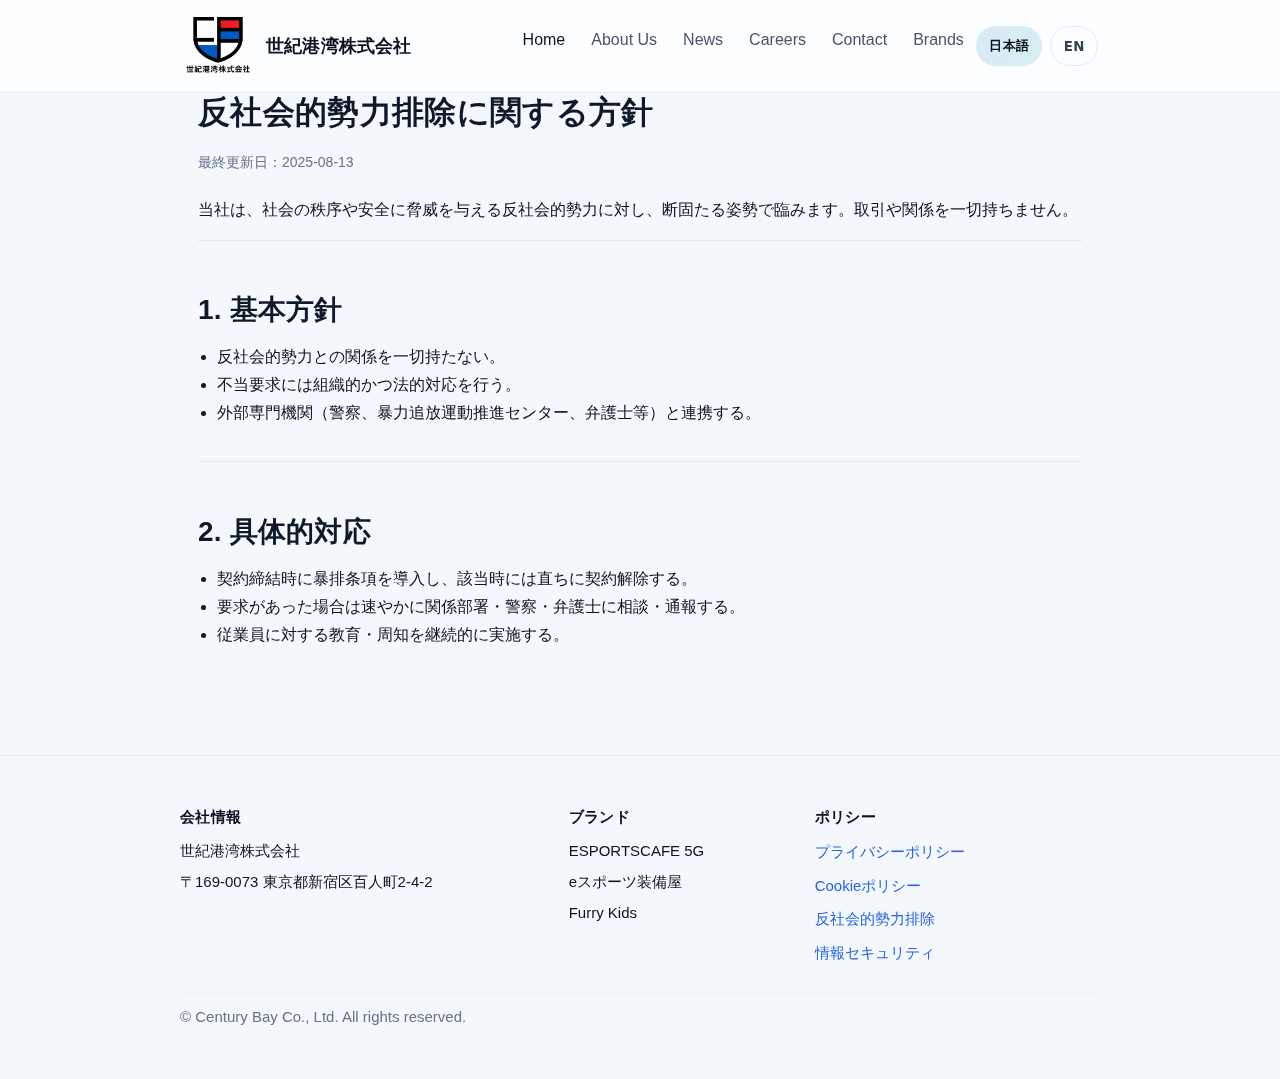
<file: antisocial-exclusion.html>
<!DOCTYPE html>

<html lang="ja">
<head>
<meta charset="utf-8"/>
<meta content="width=device-width, initial-scale=1, viewport-fit=cover" name="viewport"/>
<title>ポリシー｜世紀港湾株式会社</title>
<style>
:root{--bg:#0f1424;--fg:#e8edf6;--muted:#a8b2c3;--line:#22304a;--brand:#0b66c3;--brand2:#0aa5a2}
@media (prefers-color-scheme: light){:root{--bg:#fff;--fg:#0f172a;--muted:#475569;--line:#e6eaf0}}
html,body{margin:0;background:var(--bg);color:var(--fg);font-family:system-ui,"Hiragino Kaku Gothic ProN","Noto Sans JP",sans-serif;line-height:1.8}
.container{width:min(920px,92%);margin:40px auto}
h1,h2,h3{line-height:1.3}
h1{font-size:28px;margin:0 0 8px}
.update{color:var(--muted);font-size:14px;margin-bottom:22px}
section{border-top:1px solid var(--line);padding:18px 0}
a{color:inherit}
.note{color:var(--muted)}
footer{border-top:1px solid var(--line);margin-top:28px;padding-top:12px;color:var(--muted);}
code,pre{background:rgba(255,255,255,.06);padding:.2em .4em;border-radius:6px}
ul{padding-left:1.2em}
strong{color:var(--fg)}
</style>
<style>
/* Language visibility */
.jp{display: block;}
.en{display: none;}
:root[data-lang="en"] .jp{display:none;}
:root[data-lang="en"] .en{display:block;}
</style>
<style>
/* === Mobile menu additions === */
:root{ --header-h: 64px; --safe-top: env(safe-area-inset-top); }
.menu-btn{ display:inline-flex; margin-left:8px; width:40px; height:40px; border:none; background:transparent;
  flex-direction:column; justify-content:center; align-items:center; gap:4px; }
.menu-btn span{ width:22px; height:2px; background:#0b1220; border-radius:1px; transition:.25s; }
@media (max-width: 980px){
  .nav-links{ display:none; }
  html.menu-open .nav-links{ display:grid; position:fixed; left:0; right:0;
    top: calc(var(--safe-top) + var(--header-h)); z-index: 999;
    padding: 12px; gap: 2px;
    background:#fff; border-bottom:1px solid var(--line);
    box-shadow: 0 20px 40px rgba(2,6,23,.12); }
  .nav-links a{ padding:14px 10px; border-radius:10px; color:inherit; }
  .lang{ margin-left:auto; }
  html.menu-open, html.menu-open body{ overflow:hidden; } /* prevent body scroll */
}
</style><style>
/* Language toggle visibility */
.jp{display:block;}
.en{display:none;}
:root[data-lang="en"] .jp{display:none;}
:root[data-lang="en"] .en{display:block;}
/* Lang pill minimal styles */
.lang{display:flex;gap:8px;align-items:center}
.pill{border:1px solid #e6eaf0;border-radius:999px;padding:6px 12px;font-weight:600;background:transparent;color:#475569;cursor:pointer}
.pill.active{background:linear-gradient(135deg, rgba(11,102,195,.16), rgba(10,165,162,.18));color:#0f172a;border-color:transparent}
</style><style>
/* One-language visibility (reinforced) */
.jp{display:block;}
.en{display:none;}
:root[data-lang="en"] .jp{display:none;}
:root[data-lang="en"] .en{display:block;}
/* Back button style to match pills */
.lang{display:flex;gap:8px;align-items:center}
.pill{border:1px solid #e6eaf0;border-radius:999px;padding:6px 12px;font-weight:600;background:transparent;color:#475569;cursor:pointer}
.pill.active{background:linear-gradient(135deg, rgba(11,102,195,.16), rgba(10,165,162,.18));color:#0f172a;border-color:transparent}
.back-btn{order:-1}
</style><style>
/* === Shared header styles === */
header{position:sticky;top:0;z-index:100;background:rgba(255,255,255,.75);backdrop-filter:saturate(180%) blur(16px);border-bottom:1px solid #e6eaf0}
.container.nav{display:flex;justify-content:space-between;align-items:center;padding:10px 2px;max-width:1200px;margin-inline:auto}
.brand{display:flex;gap:12px;align-items:center}
.brand img.cb{width:40px;height:40px;border-radius:0;object-fit:cover;box-shadow:0 6px 18px rgba(0,0,0,.2)}
.title{font-weight:800;color:#0b1220;letter-spacing:.2px}
.nav-links{display:flex;gap:22px}
.nav-links a{position:relative;color:#64748b;padding:6px 2px;transition:color .2s;text-decoration:none}
.nav-links a:hover{color:#0b1220}
.nav-links a::after{content:"";position:absolute;left:0;right:0;bottom:-6px;height:2px;background:linear-gradient(90deg,#2563eb,#0ea5e9);transform:scaleX(0);transform-origin:left;transition:transform .25s}
.nav-links a:hover::after,[aria-current="page"]::after{transform:scaleX(1)}
.lang{display:flex;gap:8px;align-items:center}
.pill{border:1px solid #e6eaf0;border-radius:999px;padding:6px 12px;font-weight:600;background:transparent;color:#475569;cursor:pointer}
.pill.active{background:linear-gradient(135deg, rgba(11,102,195,.16), rgba(10,165,162,.18));color:#0f172a;border-color:transparent}
.back-btn{order:-1}
@media (max-width:980px){.nav-links{display:none}}
</style><style>
/* === Global Professional Footer === */
.site-footer.pro{margin-top:72px;border-top:1px solid #e6eaf0;background:#fafbfc}
.site-footer .footer-wrap{display:grid;grid-template-columns:2fr 1.2fr 1.6fr;gap:32px;padding:28px 0}
.site-footer .f-h{font-weight:700;color:#0b1220;margin:0 0 10px;font-size:14px;letter-spacing:.3px}
.site-footer .f-col{color:#0f172a}
.site-footer .f-list{list-style:none;margin:0;padding:0;color:#0f172a}
.site-footer .f-list li{margin:6px 0}
.site-footer .f-list.two-col{columns:1}
.site-footer .f-links{display:flex;flex-direction:column;gap:8px;list-style:none;margin:0;padding:0}
.site-footer .f-links a{text-decoration:none;color:#2563eb}
.site-footer .f-links a:hover{text-decoration:underline}
.site-footer .footer-copy{padding:10px 0 28px;color:#64748b;border-top:1px solid #eef2f6}
@media (max-width:980px){
  .site-footer .footer-wrap{grid-template-columns:1fr;gap:18px;padding:20px 0}
  .site-footer .f-list.two-col{columns:1}
}
/* Ensure single-language visibility */
.jp{display:block}
.en{display:none}
:root[data-lang="en"] .jp{display:none}
:root[data-lang="en"] .en{display:block}
</style><style id="pro-theme">
/* ===== Century Bay Business Pro Theme (Overrides) ===== */
/* Typography */
:root{
  --ink:#0b1220; --muted:#475569; --line:#e6eaf0; --bg:#f6f8fb;
  --brand:#0b66c3; --brand2:#0aa5a2; --card:#ffffff; --radius:16px;
  --shadow:0 8px 24px rgba(2,6,23,.06);
}
html,body{font-family: "Segoe UI","Inter","Hiragino Kaku Gothic ProN","Noto Sans JP",system-ui,-apple-system,Roboto,Helvetica,Arial,sans-serif}
h1,h2,h3{color:var(--ink);letter-spacing:.2px}
.section-title,.aboutfacts-title{font-weight:800}
/* Layout containers */
.container{max-width:1200px;margin-inline:auto}
/* Cards */
.card,.news-item,.aboutfacts-card,.tone-5g,.tone-sb,.tone-fk{
  background:var(--card)!important;border:1px solid var(--line)!important;
  border-radius:var(--radius)!important;box-shadow:var(--shadow)!important;transform:none!important
}
.card .media img{border-radius:12px}
/* Buttons */
.btn,.pill,button[type=submit]{
  border-radius:999px;border:1px solid var(--line);background:linear-gradient(90deg,#0b66c3,#0aa5a2);
  color:#fff;font-weight:700;letter-spacing:.2px;box-shadow:none
}
.btn:hover{opacity:.92}
/* Pill (language/back) neutrals */
.pill{background:transparent;border:1px solid var(--line);color:#334155}
.pill.active{background:linear-gradient(135deg, rgba(11,102,195,.14), rgba(10,165,162,.16));color:#0b1220}
/* Links */
a{color:#0b66c3}
a:hover{text-decoration:underline}
/* Header */
header{background:rgba(255,255,255,.82)!important;border-bottom:1px solid var(--line)!important;backdrop-filter:saturate(180%) blur(12px)}
.brand img.cb{width:40px;height:40px;border-radius:0;object-fit:cover;box-shadow:none}
.nav-links a{color:#475569}
.nav-links a:hover{color:#0b1220}
/* Footer */
.site-footer.pro{background:transparent}
.footer-copy{color:#64748b}
/* Reduce special effects */
.mesh,#stars,.stagger>*,.tilt,[data-tilt],.rippleable{animation:none!important;transform:none!important;transition:none!important}
.hero,.section.hero{background:none}
/* News grid spacing */
.news-list{gap:20px}
/* About facts grid tidy */
.aboutfacts-grid{gap:14px}
.aboutfacts-item{padding:10px 12px;border:1px solid var(--line);border-radius:12px;background:transparent}
.aboutfacts-label{font-weight:700;color:#0b1220}
/* Forms */
form input,form textarea,form select{
  border:1px solid #dbe3ec;border-radius:12px;padding:10px 12px;outline:none
}
form input:focus,form textarea:focus,form select:focus{border-color:#0b66c3;box-shadow:0 0 0 3px rgba(11,102,195,.12)}
.form-consent{margin:12px 0 10px;color:#334155;font-size:14px}
/* Single-language visibility (reinforce) */
.jp{display:block}.en{display:none}
:root[data-lang="en"] .jp{display:none}
:root[data-lang="en"] .en{display:block}
/* Remove any rotating/hover tilt on cards */
.card:hover{transform:none}
</style><link href="assets/favicons/apple-touch-icon.png" rel="apple-touch-icon" sizes="180x180"/>
<link href="assets/favicons/favicon-32x32.png" rel="icon" sizes="32x32" type="image/png"/>
<link href="assets/favicons/favicon-16x16.png" rel="icon" sizes="16x16" type="image/png"/>
<link color="#0ea5b7" href="assets/favicon.svg" rel="mask-icon"/>
<meta content="#0ea5b7" name="theme-color"/><link href="assets/site.clean.css" rel="stylesheet"/><style id="nav-normalize">
/* Nav Normalize: ensure identical menu position across all pages */
header .container.nav{ display:flex; justify-content:space-between; align-items:center; padding:10px 2px; }
header .brand{ display:flex; align-items:center; gap:12px; }
header .brand img.cb{ width:40px; height:40px; object-fit:cover; border-radius:0; }
header .title{ margin:0; line-height:1; display:inline-block; }
header .nav-links{ display:flex; align-items:center; gap:22px; }
header .nav-links a{ display:inline-block; padding:6px 2px; line-height:1.2; }
header .nav-links a::after{ left:0; right:0; bottom:-6px; height:2px; }
</style><style>
/* --- Unified header alignment --- */
.nav { display:flex; align-items:center; }
.nav-right { margin-left:auto; display:flex; align-items:center; gap:10px; }
.nav-links { display:flex; gap:18px; align-items:center; }
.pill.back-btn { order:0; } /* appear before menu */
@media (max-width: 860px) {
  .nav-links { gap:14px; }
}
</style>  <link rel="stylesheet" href="assets/responsive.css"/>
</head>
<body><header class="cb-fixed">
<div class="container nav">
<div class="brand"><img alt="Century Bay ロゴ" class="cb" src="assets/cb-logo-plain.png" style="background:transparent; box-shadow:none; padding:0; border-radius:0; height:72px; width:auto; background:transparent; box-shadow:none; padding:0; border-radius:0;"/><span class="title"><span class="jp">世紀港湾株式会社</span><span class="en">Century Bay</span></span></div>
<div class="nav-right"><nav class="nav-links" id="navlinks"><a aria-current="page" href="index.html"><span class="jp">Home</span><span class="en">Home</span></a><a href="page-1-about.html">About Us</a><a href="page-2-news.html">News</a><a href="page-3-careers.html">Careers</a><a href="page-4-contact.html">Contact</a><a href="brands.html">Brands</a></nav><div class="lang" role="group"><button class="pill active" data-lang="jp" data-set-lang="jp">日本語</button><button class="pill" data-lang="en" data-set-lang="en">EN</button></div></div></div>
<style id="lang-visibility-fix">
  /* Default=JP。英文仅当 data-lang="en" 才显示 */
  :root:not([data-lang="en"]) .en { display: none !important; }
  :root:not([data-lang="en"]) .jp { display: initial !important; }

  :root[data-lang="en"] .jp { display: none !important; }
  :root[data-lang="en"] .en { display: initial !important; }

  /* 防止空元素占位 */
  .jp:empty, .en:empty { display: none !important; }
</style>
</header>
<style id="lang-visibility-fix">
  /* Default=JP。英文仅当 data-lang="en" 才显示 */
  :root:not([data-lang="en"]) .en { display: none !important; }
  :root:not([data-lang="en"]) .jp { display: initial !important; }

  :root[data-lang="en"] .jp { display: none !important; }
  :root[data-lang="en"] .en { display: initial !important; }

  /* 防止空元素占位 */
  .jp:empty, .en:empty { display: none !important; }
</style>
<div class="container">
<h1>反社会的勢力排除に関する方針</h1>
<div class="update">最終更新日：2025-08-13</div>
<p>当社は、社会の秩序や安全に脅威を与える反社会的勢力に対し、断固たる姿勢で臨みます。取引や関係を一切持ちません。</p>
<section>
<h2>1. 基本方針</h2>
<ul>
<li>反社会的勢力との関係を一切持たない。</li>
<li>不当要求には組織的かつ法的対応を行う。</li>
<li>外部専門機関（警察、暴力追放運動推進センター、弁護士等）と連携する。</li>
</ul>
</section>
<section>
<h2>2. 具体的対応</h2>
<ul>
<li>契約締結時に暴排条項を導入し、該当時には直ちに契約解除する。</li>
<li>要求があった場合は速やかに関係部署・警察・弁護士に相談・通報する。</li>
<li>従業員に対する教育・周知を継続的に実施する。</li>
</ul>
</section>
</div>
<script>
(function(){
  function getLang(){ try { return localStorage.getItem('site.lang') || 'jp'; } catch(e){ return 'jp'; } }
  function setLang(l){
    document.documentElement.setAttribute('data-lang', l);
    try { localStorage.setItem('site.lang', l); } catch(e){}
  }
  // Initialize once DOM is interactive
  setLang(getLang());
  // Click handlers for any element with data-set-lang
  document.addEventListener('click', function(e){
    var t = e.target.closest('[data-set-lang]');
    if(t){
      e.preventDefault();
      setLang(t.getAttribute('data-set-lang'));
    }
  }, {passive:true});
})();
</script>
<script>
(function(){
  var btn = document.querySelector('header .menu-btn');
  var links = document.querySelector('nav.nav-links');
  if(!btn || !links) return;
  function close(){ document.documentElement.classList.remove('menu-open'); btn.setAttribute('aria-expanded','false'); }
  function open(){ document.documentElement.classList.add('menu-open'); btn.setAttribute('aria-expanded','true'); }
  btn.addEventListener('click', function(){
    (document.documentElement.classList.contains('menu-open')? close : open)();
  });
  links.addEventListener('click', function(e){
    var a = e.target.closest('a'); if(a) close();
  });
  window.addEventListener('resize', function(){ if(window.innerWidth >= 980) close(); }, {passive:true});
})();
</script>
<script>
(function(){
  function getLang(){ try { return localStorage.getItem('site.lang') || 'jp'; } catch(e){ return 'jp'; } }
  function setLang(l){
    document.documentElement.setAttribute('data-lang', l);
    try { localStorage.setItem('site.lang', l); } catch(e){}
    // active pills
    document.querySelectorAll('[data-set-lang]').forEach(function(btn){
      btn.classList.toggle('active', btn.getAttribute('data-set-lang')===l);
    });
    // localize back button
    var back = document.querySelector('[data-role="back"]');
    if(back){
      back.textContent = (l === 'en') ? 'Back' : '戻る';
      back.setAttribute('aria-label', back.textContent);
    }
  }
  // initialize
  document.addEventListener('DOMContentLoaded', function(){
    setLang(getLang());
    var back = document.querySelector('[data-role="back"]');
    if(back){
      back.addEventListener('click', function(e){
        e.preventDefault();
        if (window.history && history.length > 1) { history.back(); }
        else { window.location.href = 'index.html'; }
      });
    }
  });
  // global click delegate for language pills
  document.addEventListener('click', function(e){
    var t = e.target.closest('[data-set-lang]');
    if(t){
      e.preventDefault();
      setLang(t.getAttribute('data-set-lang'));
    }
  });
  // expose setLang if already defined elsewhere (no conflict)
  if(!window.__siteSetLangInjected){
    window.__siteSetLangInjected = true;
    window.setLang = setLang;
  }
})();
</script>
<script>
(function(){
  var btn = document.querySelector('.menu-btn');
  var html = document.documentElement;
  var nav = document.getElementById('navlinks');

  function setHeaderH(){
    var h = document.querySelector('header')?.getBoundingClientRect().height || 64;
    html.style.setProperty('--header-h', h + 'px');
  }
  setHeaderH();
  window.addEventListener('resize', setHeaderH);

  if(btn){
    btn.addEventListener('click', function(e){
      var open = html.classList.toggle('menu-open');
      btn.setAttribute('aria-expanded', open ? 'true' : 'false');
      e.stopPropagation();
    });
  }
  // Close when tapping outside menu
  document.addEventListener('click', function(e){
    if(!html.classList.contains('menu-open')) return;
    if(!e.target.closest('#navlinks') && !e.target.closest('.menu-btn')){
      html.classList.remove('menu-open');
      if(btn) btn.setAttribute('aria-expanded','false');
    }
  });
  // Close on ESC
  document.addEventListener('keydown', function(e){
    if(e.key === 'Escape'){ html.classList.remove('menu-open'); if(btn) btn.setAttribute('aria-expanded','false'); }
  });
})();
</script><footer class="site-footer pro">
<div class="container footer-wrap">
<div class="f-col company">
<div class="f-h"> <span class="jp">会社情報</span><span class="en">Company</span> </div>
<ul class="f-list">
<li><span class="jp">世紀港湾株式会社</span><span class="en">Century Bay Co., Ltd.</span></li>
<li><span class="jp">〒169-0073 東京都新宿区百人町2-4-2</span><span class="en">2-4-2 Hyakunincho, Shinjuku-ku, Tokyo 169-0073, Japan</span></li>
</ul>
</div>
<div class="f-col brands">
<div class="f-h"> <span class="jp">ブランド</span><span class="en">Brands</span> </div>
<ul class="f-list">
<li>ESPORTSCAFE 5G</li>
<li>eスポーツ装備屋</li>
<li>Furry Kids</li>
</ul>
</div>
<div class="f-col policies">
<div class="f-h"> <span class="jp">ポリシー</span><span class="en">Policies</span> </div>
<ul class="f-links">
<li><a href="privacy-policy.html"><span class="jp">プライバシーポリシー</span><span class="en">Privacy Policy</span></a></li>
<li><a href="cookie-policy.html"><span class="jp">Cookieポリシー</span><span class="en">Cookie Policy</span></a></li>
<li><a href="antisocial-exclusion.html"><span class="jp">反社会的勢力排除</span><span class="en">Elimination of Anti‑social Forces</span></a></li>
<li><a href="information-security.html"><span class="jp">情報セキュリティ</span><span class="en">Information Security</span></a></li>
</ul>
</div>
</div>
<div class="container footer-copy">
<small>© Century Bay Co., Ltd. All rights reserved.</small>
</div>
</footer></body>
</html>
</file>
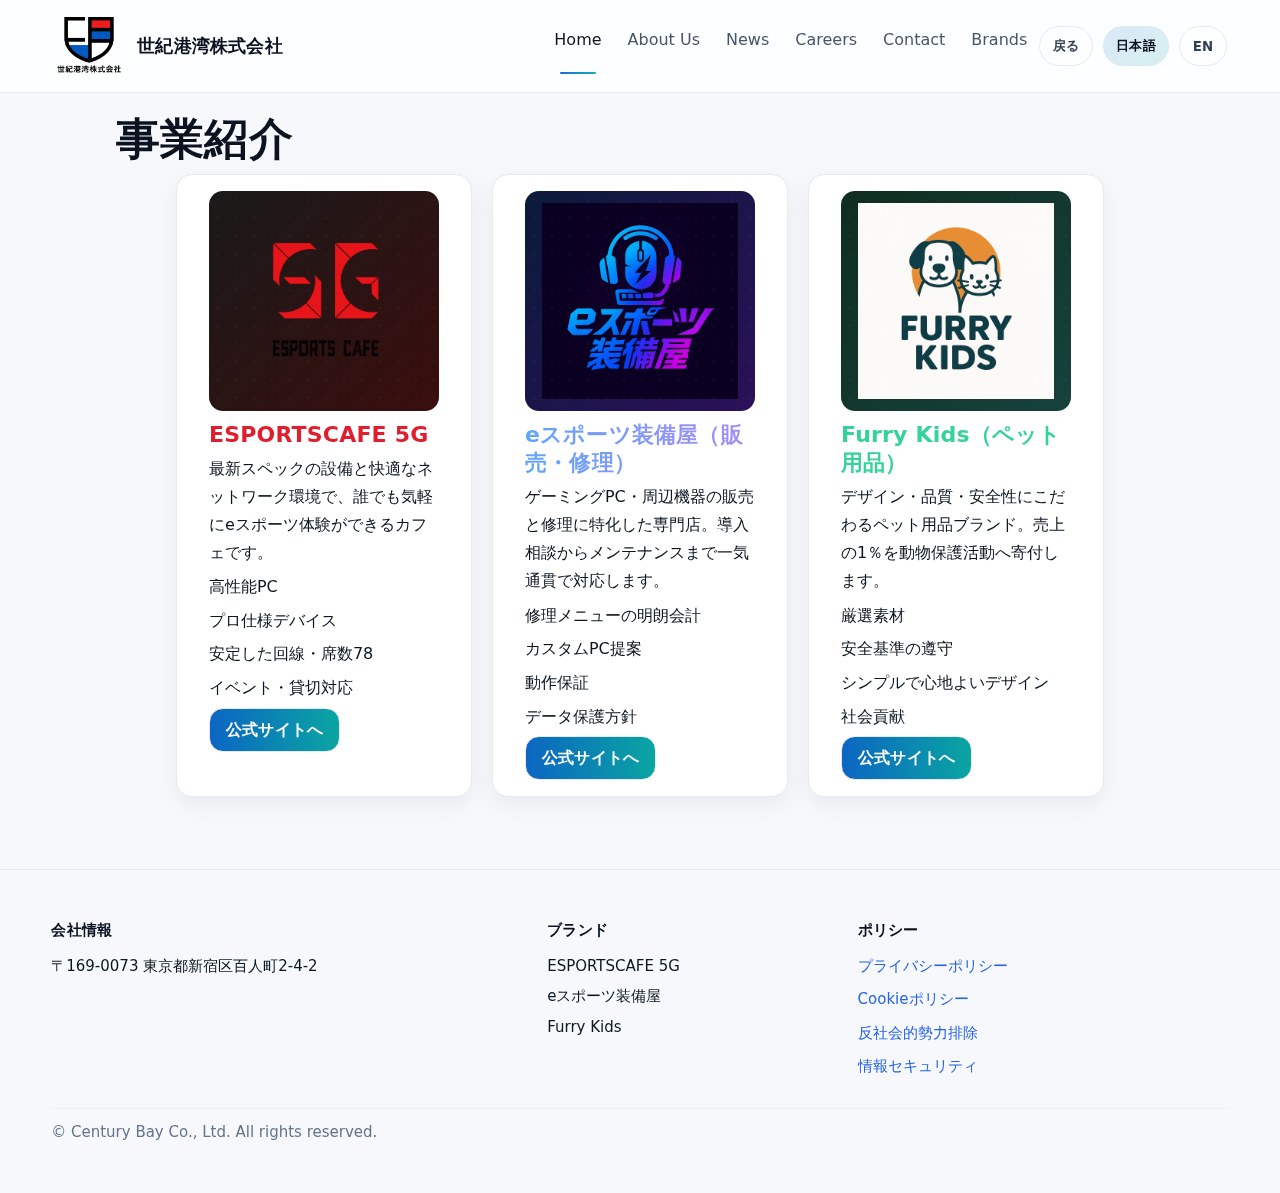
<file: brands.html>
<!DOCTYPE html>

<html lang="ja"><head>
<meta charset="utf-8"/><title>事業紹介｜Century Bay</title>
<meta content="width=device-width, initial-scale=1, viewport-fit=cover" name="viewport"/>
<link href="assets/site.clean.css" rel="stylesheet"/>
<style>
    :root{--bg:#0b1020;--surface:#0f1424;--ink:#e8edf6;--muted:#a8b2c3;--line:#1b2338;--brand:#0b66c3;--brand2:#0aa5a2;--radius:18px;--shadow:0 16px 48px rgba(0,0,0,.35)}
    @media (prefers-color-scheme: light){:root{--bg:#f6f8fb;--surface:#ffffff;--ink:#0f172a;--muted:#475569;--line:#e6eaf0;--shadow:0 12px 36px rgba(2,6,23,.08)}}
    *{box-sizing:border-box} html,body{margin:0;padding:0;background:var(--bg);color:var(--muted);font-family:system-ui,-apple-system,BlinkMacSystemFont,"Segoe UI","Hiragino Kaku Gothic ProN","Noto Sans JP",sans-serif;line-height:1.65}
    h1,h2,h3{color:var(--ink)} a{color:var(--ink);text-decoration:none}
    .container{width:min(1200px,92%);margin-inline:auto}
    .progress{position:fixed;top:0;left:0;height:3px;width:100%;background:linear-gradient(90deg,var(--brand),var(--brand2));transform-origin:left;transform:scaleX(0);z-index:120}
    header{position:sticky;top:0;z-index:100;background:rgba(255,255,255,.04);backdrop-filter:saturate(140%) blur(12px);border-bottom:1px solid var(--line);transition:box-shadow .3s}
    @media (prefers-color-scheme: light){header{background:rgba(255,255,255,.75)}}
    .nav{display:flex;justify-content:space-between;align-items:center;padding:10px 2px}
    .brand{display:flex;gap:12px;align-items:center}
    .brand img.cb{width:40px;height:40px;border-radius:0;object-fit:cover;box-shadow:0 6px 18px rgba(0,0,0,.2)}
    .title{font-weight:800;color:var(--ink);letter-spacing:.2px}
    .nav-links{display:flex;gap:22px}
    .nav-links a{position:relative;color:var(--muted);padding:6px 2px;transition:color .2s}
    .nav-links a:hover{color:var(--ink)}
    .nav-links a::after{content:"";position:absolute;left:0;right:0;bottom:-6px;height:2px;background:linear-gradient(90deg,var(--brand),var(--brand2));transform:scaleX(0);transform-origin:left;transition:transform .25s}
    .nav-links a:hover::after,.nav-links a[aria-current="page"]::after{transform:scaleX(1)}
    .lang{display:flex;gap:8px}
    .pill{border:1px solid var(--line);border-radius:999px;padding:6px 12px;background:transparent;color:var(--muted);cursor:pointer;transition:transform .12s, color .2s}
    .pill:active{transform:scale(.96)} .pill.active{background:linear-gradient(135deg,rgba(11,102,195,.18),rgba(10,165,162,.18));color:var(--ink);border-color:transparent}

    .hero{position:relative;overflow:hidden}
    .mesh{position:absolute;inset:0;background:
      radial-gradient(1200px 600px at 10% -10%, rgba(11,102,195,.25), transparent 60%),
      radial-gradient(900px 480px at 90% 10%, rgba(10,165,162,.22), transparent 60%),
      radial-gradient(700px 380px at 50% 110%, rgba(147,197,253,.20), transparent 60%);
      filter:blur(20px);animation:meshMove 16s linear infinite;pointer-events:none}
    @keyframes meshMove{0%{transform:translate3d(0,0,0)}50%{transform:translate3d(0,-20px,0)}100%{transform:translate3d(0,0,0)}}
    #stars{position:absolute;inset:0;opacity:.35;mix-blend-mode:screen;pointer-events:none}
    .hero-inner{position:relative;padding:90px 0 56px}
    .hero-grid{display:grid;grid-template-columns:1.1fr .9fr;gap:36px;align-items:center}
    .headline{font-size:clamp(30px,4.6vw,54px);line-height:1.1;margin:0 0 14px}
    .lead{font-size:clamp(16px,2vw,18px);margin:0 0 26px;color:var(--muted)}
    .cta{display:flex;gap:12px;flex-wrap:wrap}
    .btn{position:relative;display:inline-flex;align-items:center;gap:10px;padding:12px 16px;border-radius:14px;border:1px solid var(--line);background:var(--surface);color:var(--ink);box-shadow:var(--shadow);overflow:hidden;will-change:transform}
    .btn.primary{background:linear-gradient(135deg,var(--brand),var(--brand2));color:#fff;border:0;font-weight:700}
    .btn .ripple{position:absolute;border-radius:50%;transform:scale(0);opacity:.22;pointer-events:none;background:transparent;animation:ripple .6s ease-out}
    @keyframes ripple{to{transform:scale(12);opacity:0}}
    .hero-card{background:rgba(255,255,255,.04);border:1px solid var(--line);border-radius:18px;padding:18px;box-shadow:var(--shadow)}

    section{padding:60px 0}
    .section-title{font-size:22px;margin:0 0 12px;color:var(--ink)}

    .quick{display:flex;gap:12px;flex-wrap:wrap;margin:8px 0 18px}
    .chip{position:relative;display:inline-flex;align-items:center;gap:10px;padding:8px 12px;border-radius:999px;border:1px solid var(--line);background:rgba(255,255,255,.04);color:var(--ink);transition:transform .15s, box-shadow .15s}
    .chip::after{content:"↗";transition:transform .2s}
    .chip:hover{transform:translateY(-1px);box-shadow:var(--shadow)} .chip:hover::after{transform:translateX(2px) translateY(-2px)}

    .grid3{display:grid;grid-template-columns:repeat(3,1fr);gap:20px}
    .card{position:relative;border:1px solid var(--line);border-radius:18px;background:var(--surface);box-shadow:var(--shadow);padding:16px;transform-style:preserve-3d;transition:transform .2s ease}
    .card:hover{transform:translateY(-4px)}
    .card a.card-link{position:absolute;inset:0;border-radius:18px;z-index:1}
    .content{position:relative;z-index:2}
    .media{position:relative;border-radius:14px;overflow:hidden;background:#0d1222}
    .media img{display:block;width:100%;height:220px;object-fit:contain;background:transparent;padding:12px}
    .media::before{content:"";position:absolute;inset:0;opacity:.35;pointer-events:none;background-image:radial-gradient(rgba(255,255,255,.12) 1px, transparent 1px);background-size:18px 18px}
    .tone-5g .media{background:linear-gradient(135deg,#1a1a1a,#3a0d0d)} .tone-5g h3{color:#e11d2e}
    .tone-sb .media{background:linear-gradient(135deg,#0b1a3a,#2b1059)} .tone-sb h3{background:linear-gradient(90deg,#60a5fa,#a78bfa);-webkit-background-clip:text;background-clip:text;color:transparent}
    .tone-fk .media{background:linear-gradient(135deg,#0f2d20,#16423c)} .tone-fk h3{color:#34d399}

    .statement{position:relative;border-radius:22px;padding:1px;background:conic-gradient(from 180deg,var(--brand),var(--brand2),var(--brand));box-shadow:var(--shadow);overflow:hidden}
    .statement .in{background:var(--surface);border-radius:21px;padding:22px 20px;position:relative}
    .statement .in::after{content:"";position:absolute;inset:-2px;background:conic-gradient(from 0deg,var(--brand),transparent 40%);filter:blur(18px);opacity:.12;animation:spin 10s linear infinite;pointer-events:none}
    @keyframes spin{to{transform:rotate(360deg)}}
    .accent{display:inline-block;position:relative;padding-bottom:2px}
    .accent::after{content:"";position:absolute;left:0;bottom:-2px;height:2px;width:100%;background:linear-gradient(90deg,var(--brand),var(--brand2));transform:scaleX(0);transform-origin:left;animation:underline .9s .2s ease forwards}
    @keyframes underline{to{transform:scaleX(1)}}
    .stagger>*{opacity:0;transform:translateY(8px);animation:rise .6s ease forwards}
    .stagger>*:nth-child(1){animation-delay:.05s} .stagger>*:nth-child(2){animation-delay:.1s} .stagger>*:nth-child(3){animation-delay:.15s} .stagger>*:nth-child(4){animation-delay:.2s} .stagger>*:nth-child(5){animation-delay:.25s} .stagger>*:nth-child(6){animation-delay:.3s}
    @keyframes rise{to{opacity:1;transform:translateY(0)}}
    .quote{font-size:64px;line-height:.6;background:linear-gradient(135deg,var(--brand),var(--brand2));-webkit-background-clip:text;background-clip:text;color:transparent;filter:drop-shadow(0 6px 20px rgba(11,102,195,.25))}

    .cols{display:grid;grid-template-columns:1.1fr .9fr;gap:22px}
    .list{display:grid;gap:10px}
    .item{display:flex;gap:12px;align-items:flex-start;background:rgba(255,255,255,.04);border:1px solid var(--line);padding:12px;border-radius:12px;opacity:0;transform:translateY(10px);transition:opacity .5s, transform .5s}
    .item.in{opacity:1;transform:translateY(0)}
    .badge{font-size:12px;color:#fff;background:linear-gradient(135deg,var(--brand),var(--brand2));border-radius:999px;padding:2px 10px;font-weight:700}

    .kpis{display:grid;grid-template-columns:repeat(4,1fr);gap:18px}
    .kpi{background:var(--surface);border:1px solid var(--line);border-radius:18px;padding:18px;box-shadow:var(--shadow);text-align:center}
    .kpi .num{font-size:28px;font-weight:800;color:var(--ink)}
    .kpi .cap{color:var(--muted)}

    footer{padding:36px 0;border-top:1px solid var(--line)}
    .fab{position:fixed;right:16px;bottom:16px;width:52px;height:52px;border-radius:999px;display:grid;place-items:center;background:linear-gradient(135deg,var(--brand),var(--brand2));color:#fff;box-shadow:var(--shadow);border:0;cursor:pointer;opacity:0;transform:translateY(10px);transition:opacity .3s, transform .3s}
    .fab.show{opacity:1;transform:translateY(0)}

    .en{display:none} body[data-lang="en"] .jp{display:none} body[data-lang="en"] .en{display:initial}
    @media (prefers-reduced-motion: reduce){.mesh,#stars,.stagger>*{animation:none} .nav-links a::after{display:none}}
    @media (max-width:980px){.grid3{grid-template-columns:1fr}.cols,.hero-grid{grid-template-columns:1fr}.nav-links{display:none}}
  </style>
<style>
/* Language visibility */
.jp{display: block;}
.en{display: none;}
:root[data-lang="en"] .jp{display:none;}
:root[data-lang="en"] .en{display:block;}
</style>
<style>
.big-hero-title{margin:0;font-weight:800;line-height:1.08;
  font-size:clamp(32px,6vw,68px);letter-spacing:.2px;color:var(--ink);}
.section.hero{background:none}
</style>
<style>
/* === Mobile menu additions === */
:root{ --header-h: 64px; --safe-top: env(safe-area-inset-top); }
.menu-btn{ display:inline-flex; margin-left:8px; width:40px; height:40px; border:none; background:transparent;
  flex-direction:column; justify-content:center; align-items:center; gap:4px; }
.menu-btn span{ width:22px; height:2px; background:#0b1220; border-radius:1px; transition:.25s; }
@media (max-width: 980px){
  .nav-links{ display:none; }
  html.menu-open .nav-links{ display:grid; position:fixed; left:0; right:0;
    top: calc(var(--safe-top) + var(--header-h)); z-index: 999;
    padding: 12px; gap: 2px;
    background:#fff; border-bottom:1px solid var(--line);
    box-shadow: 0 20px 40px rgba(2,6,23,.12); }
  .nav-links a{ padding:14px 10px; border-radius:10px; color:inherit; }
  .lang{ margin-left:auto; }
  html.menu-open, html.menu-open body{ overflow:hidden; } /* prevent body scroll */
}
</style>
<style>
/* Language toggle visibility */
.jp{display:block;}
.en{display:none;}
:root[data-lang="en"] .jp{display:none;}
:root[data-lang="en"] .en{display:block;}
/* Lang pill minimal styles */
.lang{display:flex;gap:8px;align-items:center}
.pill{border:1px solid #e6eaf0;border-radius:999px;padding:6px 12px;font-weight:600;background:transparent;color:#475569;cursor:pointer}
.pill.active{background:linear-gradient(135deg, rgba(11,102,195,.16), rgba(10,165,162,.18));color:#0f172a;border-color:transparent}
</style>
<style>
/* One-language visibility (reinforced) */
.jp{display:block;}
.en{display:none;}
:root[data-lang="en"] .jp{display:none;}
:root[data-lang="en"] .en{display:block;}
/* Back button style to match pills */
.lang{display:flex;gap:8px;align-items:center}
.pill{border:1px solid #e6eaf0;border-radius:999px;padding:6px 12px;font-weight:600;background:transparent;color:#475569;cursor:pointer}
.pill.active{background:linear-gradient(135deg, rgba(11,102,195,.16), rgba(10,165,162,.18));color:#0f172a;border-color:transparent}
.back-btn{order:-1}
</style>
<style>
/* === Global Professional Footer === */
.site-footer.pro{margin-top:72px;border-top:1px solid #e6eaf0;background:#fafbfc}
.site-footer .footer-wrap{display:grid;grid-template-columns:2fr 1.2fr 1.6fr;gap:32px;padding:28px 0}
.site-footer .f-h{font-weight:700;color:#0b1220;margin:0 0 10px;font-size:14px;letter-spacing:.3px}
.site-footer .f-col{color:#0f172a}
.site-footer .f-list{list-style:none;margin:0;padding:0;color:#0f172a}
.site-footer .f-list li{margin:6px 0}
.site-footer .f-list.two-col{columns:1}
.site-footer .f-links{display:flex;flex-direction:column;gap:8px;list-style:none;margin:0;padding:0}
.site-footer .f-links a{text-decoration:none;color:#2563eb}
.site-footer .f-links a:hover{text-decoration:underline}
.site-footer .footer-copy{padding:10px 0 28px;color:#64748b;border-top:1px solid #eef2f6}
@media (max-width:980px){
  .site-footer .footer-wrap{grid-template-columns:1fr;gap:18px;padding:20px 0}
  .site-footer .f-list.two-col{columns:1}
}
/* Ensure single-language visibility */
.jp{display:block}
.en{display:none}
:root[data-lang="en"] .jp{display:none}
:root[data-lang="en"] .en{display:block}
</style>
<style id="pro-theme">
/* ===== Century Bay Business Pro Theme (Overrides) ===== */
/* Typography */
:root{
  --ink:#0b1220; --muted:#475569; --line:#e6eaf0; --bg:#f6f8fb;
  --brand:#0b66c3; --brand2:#0aa5a2; --card:#ffffff; --radius:16px;
  --shadow:0 8px 24px rgba(2,6,23,.06);
}
html,body{font-family: "Segoe UI","Inter","Hiragino Kaku Gothic ProN","Noto Sans JP",system-ui,-apple-system,Roboto,Helvetica,Arial,sans-serif}
h1,h2,h3{color:var(--ink);letter-spacing:.2px}
.section-title,.aboutfacts-title{font-weight:800}
/* Layout containers */
.container{max-width:1200px;margin-inline:auto}
/* Cards */
.card,.news-item,.aboutfacts-card,.tone-5g,.tone-sb,.tone-fk{
  background:var(--card)!important;border:1px solid var(--line)!important;
  border-radius:var(--radius)!important;box-shadow:var(--shadow)!important;transform:none!important
}
.card .media img{border-radius:12px}
/* Buttons */
.btn,.pill,button[type=submit]{
  border-radius:999px;border:1px solid var(--line);background:linear-gradient(90deg,#0b66c3,#0aa5a2);
  color:#fff;font-weight:700;letter-spacing:.2px;box-shadow:none
}
.btn:hover{opacity:.92}
/* Pill (language/back) neutrals */
.pill{background:transparent;border:1px solid var(--line);color:#334155}
.pill.active{background:linear-gradient(135deg, rgba(11,102,195,.14), rgba(10,165,162,.16));color:#0b1220}
/* Links */
a{color:#0b66c3}
a:hover{text-decoration:underline}
/* Header */
header{background:rgba(255,255,255,.82)!important;border-bottom:1px solid var(--line)!important;backdrop-filter:saturate(180%) blur(12px)}
.brand img.cb{width:40px;height:40px;border-radius:0;object-fit:cover;box-shadow:none}
.nav-links a{color:#475569}
.nav-links a:hover{color:#0b1220}
/* Footer */
.site-footer.pro{background:transparent}
.footer-copy{color:#64748b}
/* Reduce special effects */
.mesh,#stars,.stagger>*,.tilt,[data-tilt],.rippleable{animation:none!important;transform:none!important;transition:none!important}
.hero,.section.hero{background:none}
/* News grid spacing */
.news-list{gap:20px}
/* About facts grid tidy */
.aboutfacts-grid{gap:14px}
.aboutfacts-item{padding:10px 12px;border:1px solid var(--line);border-radius:12px;background:transparent}
.aboutfacts-label{font-weight:700;color:#0b1220}
/* Forms */
form input,form textarea,form select{
  border:1px solid #dbe3ec;border-radius:12px;padding:10px 12px;outline:none
}
form input:focus,form textarea:focus,form select:focus{border-color:#0b66c3;box-shadow:0 0 0 3px rgba(11,102,195,.12)}
.form-consent{margin:12px 0 10px;color:#334155;font-size:14px}
/* Single-language visibility (reinforce) */
.jp{display:block}.en{display:none}
:root[data-lang="en"] .jp{display:none}
:root[data-lang="en"] .en{display:block}
/* Remove any rotating/hover tilt on cards */
.card:hover{transform:none}
</style>
<style>
/* Hero with right-side large logo */
.hero-grid{display:grid;grid-template-columns:1.2fr .8fr;align-items:center;gap:28px;padding:24px 0}
.hero-left{min-width:0}
.hero-right{display:flex;justify-content:flex-end}
.hero-right img[data-role="hero-logo"]{
  max-width:420px;width:100%;height:auto;image-rendering:auto;
  -ms-interpolation-mode: bicubic; /* IE */
}
@media (max-width:980px){
  .hero-grid{grid-template-columns:1fr}
  .hero-right{justify-content:center;margin-top:10px}
  .hero-right img[data-role="hero-logo"]{max-width:320px}
}
</style>
<style>
/* Centered hero + subtle entrance animation */
.hero-grid{display:grid;grid-template-columns:1.2fr .8fr;align-items:center;gap:28px;padding:36px 0;max-width:1200px;margin:0 auto}
.hero-left{min-width:0}
.hero-right{display:flex;justify-content:flex-end}
.hero-right img[data-role="hero-logo"]{max-width:420px;width:100%;height:auto;image-rendering:auto}
@media (max-width:980px){
  .hero-grid{grid-template-columns:1fr;text-align:center}
  .hero-right{justify-content:center;margin-top:10px}
  .hero-right img[data-role="hero-logo"]{max-width:320px}
}
/* Subtle entrance animation */
@keyframes fadeSlideUp{from{opacity:0;transform:translateY(6px)}to{opacity:1;transform:translateY(0)}}
.fade-in-up{animation:fadeSlideUp 260ms cubic-bezier(.2,.6,.2,1) both}
.fade-in-up.delay-1{animation-delay:80ms}
@media (prefers-reduced-motion: reduce){
  .fade-in-up{animation:none}
}
</style>
<style>
/* Business cards rich content */
.biz-bullets{margin:8px 0 0;padding:0;list-style:none}
.biz-bullets ul{margin:0;padding-left:18px}
.biz-bullets li{margin:.25rem 0}
.card h3{margin-top:.6rem;margin-bottom:.2rem}
.card p{margin:.2rem 0 .5rem}
</style>
<style>
.biz-bullets{margin:.4rem 0 .2rem}
.biz-bullets ul{margin:.1rem 0;padding-left:18px}
.biz-bullets li{margin:.22rem 0}
.card p{margin:.35rem 0 .4rem}
</style>
<style>
.biz-bullets{margin:8px 0 0}
.biz-bullets .jp, .biz-bullets .en{display:block}
.biz-bullets ul{margin:.2rem 0;padding-left:18px}
.biz-bullets li{margin:.2rem 0}
</style>
<style>
/* Remove bullets in business cards on homepage */
.biz-bullets, .biz-bullets ul { list-style: none !important; margin: 0 !important; padding-left: 0 !important; }
.biz-bullets li { margin: .35rem 0 !important; padding-left: 0 !important; position: relative; }
</style>
<style id="nav-normalize">
/* Nav Normalize: ensure identical menu position across all pages */
header .container.nav{ display:flex; justify-content:space-between; align-items:center; padding:10px 2px; }
header .brand{ display:flex; align-items:center; gap:12px; }
header .brand img.cb{ width:40px; height:40px; object-fit:cover; border-radius:0; }
header .title{ margin:0; line-height:1; display:inline-block; }
header .nav-links{ display:flex; align-items:center; gap:22px; }
header .nav-links a{ display:inline-block; padding:6px 2px; line-height:1.2; }
header .nav-links a::after{ left:0; right:0; bottom:-6px; height:2px; }
</style>
<style>
/* --- Unified header alignment --- */
.nav { display:flex; align-items:center; }
.nav-right { margin-left:auto; display:flex; align-items:center; gap:10px; }
.nav-links { display:flex; gap:18px; align-items:center; }
.pill.back-btn { order:0; } /* appear before menu */
@media (max-width: 860px) {
  .nav-links { gap:14px; }
}
</style>
<style>
/* Minimal styles for injected sections */
#business-areas .cb-business{list-style:disc;margin:8px 0 0;padding-left:20px}
#business-areas .cb-business li{margin:.25rem 0}
#latest-news ol{list-style:decimal;margin:.25rem 0 0;padding-left:20px}
#latest-news li{margin:.25rem 0}
#latest-news time{font-variant-numeric: tabular-nums; margin-right:8px; color:#64748b}
</style>
<link href="assets/favicons/apple-touch-icon.png" rel="apple-touch-icon" sizes="180x180"/>
<link href="assets/favicons/favicon-32x32.png" rel="icon" sizes="32x32" type="image/png"/>
<link href="assets/favicons/favicon-16x16.png" rel="icon" sizes="16x16" type="image/png"/>
<link color="#0ea5b7" href="assets/favicon.svg" rel="mask-icon"/>

<style>
.page-title{font-size:clamp(28px,4.2vw,44px);line-height:1.25;margin:18px 0 8px;font-weight:800}
</style>


<style>
/* Unify "Back" pill position next to language toggles */
.nav-links{ display:flex; gap:18px; align-items:center; }
.pill.back-btn{ order:0; } /* back first */
.lang{ order:1; display:flex; gap:10px; }
</style>


<style>
/* Unify CTA buttons on brand cards */
.brand-card .cta, .brand-card .btn, .card .cta{
  display:inline-flex; align-items:center; justify-content:center;
  min-width: 150px; padding: 10px 16px; border-radius: 12px;
  white-space: nowrap; line-height:1; font-weight:700;
}
</style>


<style>
/* Ensure Back pill shows before language toggles like other pages */
.nav-links{ display:flex; gap:18px; align-items:center; }
.pill.back-btn{ order:0; }
.lang{ order:1; display:flex; gap:10px; }
</style>

  <link rel="stylesheet" href="assets/responsive.css"/>
</head><body>
<header class="cb-fixed">
<div class="container nav">
<div class="brand"><img alt="Century Bay ロゴ" class="cb" src="assets/cb-logo-plain.png" style="background:transparent; box-shadow:none; padding:0; border-radius:0; height:72px; width:auto; background:transparent; box-shadow:none; padding:0; border-radius:0;"/><span class="title"><span class="jp">世紀港湾株式会社</span><span class="en">Century Bay</span></span></div>
<div class="nav-right"><nav class="nav-links" id="navlinks"><a aria-current="page" href="index.html"><span class="jp">Home</span><span class="en">Home</span></a><a href="page-1-about.html">About Us</a><a href="page-2-news.html">News</a><a href="page-3-careers.html">Careers</a><a href="page-4-contact.html">Contact</a><a href="brands.html">Brands</a></nav>
<button aria-label="戻る" class="pill back-btn" data-role="back" type="button">戻る</button>
<div class="lang" role="group"><button class="pill active" data-lang="jp" data-set-lang="jp">日本語</button><button class="pill" data-lang="en" data-set-lang="en">EN</button></div></div></div>
<style id="lang-visibility-fix">
  /* Default=JP。英文仅当 data-lang="en" 才显示 */
  :root:not([data-lang="en"]) .en { display: none !important; }
  :root:not([data-lang="en"]) .jp { display: initial !important; }

  :root[data-lang="en"] .jp { display: none !important; }
  :root[data-lang="en"] .en { display: initial !important; }

  /* 防止空元素占位 */
  .jp:empty, .en:empty { display: none !important; }
</style>
</header>
<div class="cb-wrap"><main><h1 class="page-title" id="page-title"><span class="jp">事業紹介</span><span class="en">Brands</span></h1><div class="container"><div class="grid3">
<!-- ESPORTSCAFE 5G -->
<div class="card tone-5g tilt">
<a class="card-link" href="https://esportscafe5g.com" rel="noopener noreferrer" target="_blank"></a>
<div class="content">
<div class="media">
<img alt="ESPORTSCAFE 5G" src="assets/esportscafe5g.png"/>
</div>
<h3>
<span class="jp">ESPORTSCAFE 5G</span>
<span class="en">ESPORTSCAFE 5G</span>
</h3>
<p>
<span class="jp">最新スペックの設備と快適なネットワーク環境で、誰でも気軽にeスポーツ体験ができるカフェです。</span>
<span class="en">A state-of-the-art eSports café offering high-spec PCs and a fast, stable network for everyone to enjoy eSports casually.</span>
</p>
<div class="biz-bullets">
<ul class="jp">
<li>高性能PC</li>
<li>プロ仕様デバイス</li>
<li>安定した回線・席数78</li>
<li>イベント・貸切対応</li>
</ul>
<ul class="en">
<li>High-end PCs</li>
<li>Pro-grade peripherals</li>
<li>Stable network &amp; 78 seats</li>
<li>Events and private bookings</li>
</ul>
</div>
<a class="btn rippleable" href="https://esportscafe5g.com" rel="noopener noreferrer" target="_blank">
<span class="jp">公式サイトへ</span>
<span class="en">Official site</span>
</a>
</div>
</div>
<!-- eスポーツ装備屋（販売・修理） -->
<div class="card tone-sb tilt">
<a class="card-link" href="https://esports-soubiya.com" rel="noopener noreferrer" target="_blank"></a>
<div class="content">
<div class="media">
<img alt="eスポーツ装備屋" src="assets/esports-soubiya.jpg"/>
</div>
<h3>
<span class="jp">eスポーツ装備屋（販売・修理）</span>
<span class="en">Esports Equipment Store (Sales &amp; Repairs)</span>
</h3>
<p>
<span class="jp">ゲーミングPC・周辺機器の販売と修理に特化した専門店。導入相談からメンテナンスまで一気通貫で対応します。</span>
<span class="en">Specialized in gaming PCs and peripherals—sales, repairs, and end-to-end support from onboarding to maintenance.</span>
</p>
<div class="biz-bullets">
<ul class="jp">
<li>修理メニューの明朗会計</li>
<li>カスタムPC提案</li>
<li>動作保証</li>
<li>データ保護方針</li>
</ul>
<ul class="en">
<li>Transparent repair pricing</li>
<li>Custom PC builds</li>
<li>Performance guarantees</li>
<li>Data-handling policy</li>
</ul>
</div>
<a class="btn rippleable" href="https://esports-soubiya.com" rel="noopener noreferrer" target="_blank">
<span class="jp">公式サイトへ</span>
<span class="en">Official site</span>
</a>
</div>
</div>
<!-- Furry Kids（ペット用品） -->
<div class="card tone-fk tilt">
<a class="card-link" href="https://furrykids.co.jp" rel="noopener noreferrer" target="_blank"></a>
<div class="content">
<div class="media">
<img alt="Furry Kids" src="assets/furrykids.png"/>
</div>
<h3>
<span class="jp">Furry Kids（ペット用品）</span>
<span class="en">Furry Kids (Pet Products)</span>
</h3>
<p>
<span class="jp">デザイン・品質・安全性にこだわるペット用品ブランド。売上の1％を動物保護活動へ寄付します。</span>
<span class="en">A pet brand committed to design, quality, and safety. We donate 1% of sales to animal welfare.</span>
</p>
<div class="biz-bullets">
<ul class="jp">
<li>厳選素材</li>
<li>安全基準の遵守</li>
<li>シンプルで心地よいデザイン</li>
<li>社会貢献</li>
</ul>
<ul class="en">
<li>Carefully selected materials</li>
<li>Safety compliance</li>
<li>Simple &amp; comfortable design</li>
<li>Social impact</li>
</ul>
</div>
<a class="btn rippleable" href="https://furrykids.co.jp" rel="noopener noreferrer" target="_blank">
<span class="jp">公式サイトへ</span>
<span class="en">Official site</span>
</a>
</div>
</div>
</div>
</div></main></div>
<footer class="site-footer pro">
<div class="container footer-wrap">
<div class="f-col company">
<div class="f-h"> <span class="jp">会社情報</span><span class="en">Company</span> </div>
<ul class="f-list">
<li><span class="en">Century Bay Co., Ltd.</span></li>
<li><span class="jp">〒169-0073 東京都新宿区百人町2-4-2</span><span class="en">2-4-2 Hyakunincho, Shinjuku-ku, Tokyo 169-0073, Japan</span></li>
</ul>
</div>
<div class="f-col brands">
<div class="f-h"> <span class="jp">ブランド</span><span class="en">Brands</span> </div>
<ul class="f-list">
<li>ESPORTSCAFE 5G</li>
<li>eスポーツ装備屋</li>
<li>Furry Kids</li>
</ul>
</div>
<div class="f-col policies">
<div class="f-h"> <span class="jp">ポリシー</span><span class="en">Policies</span> </div>
<ul class="f-links">
<li><a href="privacy-policy.html"><span class="jp">プライバシーポリシー</span><span class="en">Privacy Policy</span></a></li>
<li><a href="cookie-policy.html"><span class="jp">Cookieポリシー</span><span class="en">Cookie Policy</span></a></li>
<li><a href="antisocial-exclusion.html"><span class="jp">反社会的勢力排除</span><span class="en">Elimination of Anti‑social Forces</span></a></li>
<li><a href="information-security.html"><span class="jp">情報セキュリティ</span><span class="en">Information Security</span></a></li>
</ul>
</div>
</div>
<div class="container footer-copy">
<small>© Century Bay Co., Ltd. All rights reserved.</small>
</div>
</footer><script>
(function(){
  function getLang(){ try { return localStorage.getItem('site.lang') || 'jp'; } catch(e){ return 'jp'; } }
  function setLang(l){
    document.documentElement.setAttribute('data-lang', l);
    try { localStorage.setItem('site.lang', l); } catch(e){}
  }
  // Initialize once DOM is interactive
  setLang(getLang());
  // Click handlers for any element with data-set-lang
  document.addEventListener('click', function(e){
    var t = e.target.closest('[data-set-lang]');
    if(t){
      e.preventDefault();
      setLang(t.getAttribute('data-set-lang'));
    }
  }, {passive:true});
})();
</script>
<script>
(function(){
  var btn = document.querySelector('header .menu-btn');
  var links = document.querySelector('nav.nav-links');
  if(!btn || !links) return;
  function close(){ document.documentElement.classList.remove('menu-open'); btn.setAttribute('aria-expanded','false'); }
  function open(){ document.documentElement.classList.add('menu-open'); btn.setAttribute('aria-expanded','true'); }
  btn.addEventListener('click', function(){
    (document.documentElement.classList.contains('menu-open')? close : open)();
  });
  links.addEventListener('click', function(e){
    var a = e.target.closest('a'); if(a) close();
  });
  window.addEventListener('resize', function(){ if(window.innerWidth >= 980) close(); }, {passive:true});
})();
</script>
<script>
(function(){
  function getLang(){ try { return localStorage.getItem('site.lang') || 'jp'; } catch(e){ return 'jp'; } }
  function setLang(l){
    document.documentElement.setAttribute('data-lang', l);
    try { localStorage.setItem('site.lang', l); } catch(e){}
    // active pills
    document.querySelectorAll('[data-set-lang]').forEach(function(btn){
      btn.classList.toggle('active', btn.getAttribute('data-set-lang')===l);
    });
    // localize back button
    var back = document.querySelector('[data-role="back"]');
    if(back){
      back.textContent = (l === 'en') ? 'Back' : '戻る';
      back.setAttribute('aria-label', back.textContent);
    }
  }
  // initialize
  document.addEventListener('DOMContentLoaded', function(){
    setLang(getLang());
    var back = document.querySelector('[data-role="back"]');
    if(back){
      back.addEventListener('click', function(e){
        e.preventDefault();
        if (window.history && history.length > 1) { history.back(); }
        else { window.location.href = 'index.html'; }
      });
    }
  });
  // global click delegate for language pills
  document.addEventListener('click', function(e){
    var t = e.target.closest('[data-set-lang]');
    if(t){
      e.preventDefault();
      setLang(t.getAttribute('data-set-lang'));
    }
  });
  // expose setLang if already defined elsewhere (no conflict)
  if(!window.__siteSetLangInjected){
    window.__siteSetLangInjected = true;
    window.setLang = setLang;
  }
})();
</script>
<script>
(function(){
  var btn = document.querySelector('.menu-btn');
  var html = document.documentElement;
  var nav = document.getElementById('navlinks');

  function setHeaderH(){
    var h = document.querySelector('header')?.getBoundingClientRect().height || 64;
    html.style.setProperty('--header-h', h + 'px');
  }
  setHeaderH();
  window.addEventListener('resize', setHeaderH);

  if(btn){
    btn.addEventListener('click', function(e){
      var open = html.classList.toggle('menu-open');
      btn.setAttribute('aria-expanded', open ? 'true' : 'false');
      e.stopPropagation();
    });
  }
  // Close when tapping outside menu
  document.addEventListener('click', function(e){
    if(!html.classList.contains('menu-open')) return;
    if(!e.target.closest('#navlinks') && !e.target.closest('.menu-btn')){
      html.classList.remove('menu-open');
      if(btn) btn.setAttribute('aria-expanded','false');
    }
  });
  // Close on ESC
  document.addEventListener('keydown', function(e){
    if(e.key === 'Escape'){ html.classList.remove('menu-open'); if(btn) btn.setAttribute('aria-expanded','false'); }
  });
})();
</script>

<script>
(function(){
  try{
    const root = document.documentElement;
    const saved = localStorage.getItem('cb-lang');
    if(saved === 'en'){ root.setAttribute('data-lang','en'); }
    else { root.removeAttribute('data-lang'); } // default JP
    document.addEventListener('click', function(e){
      const btn = e.target.closest('[data-lang-set]');
      if(!btn) return;
      const v = btn.getAttribute('data-lang-set');
      if(v === 'en'){ root.setAttribute('data-lang','en'); localStorage.setItem('cb-lang','en'); }
      else { root.removeAttribute('data-lang'); localStorage.removeItem('cb-lang'); }
    }, {passive:true});
  }catch(_){}
})();
</script>

</body></html>
</file>
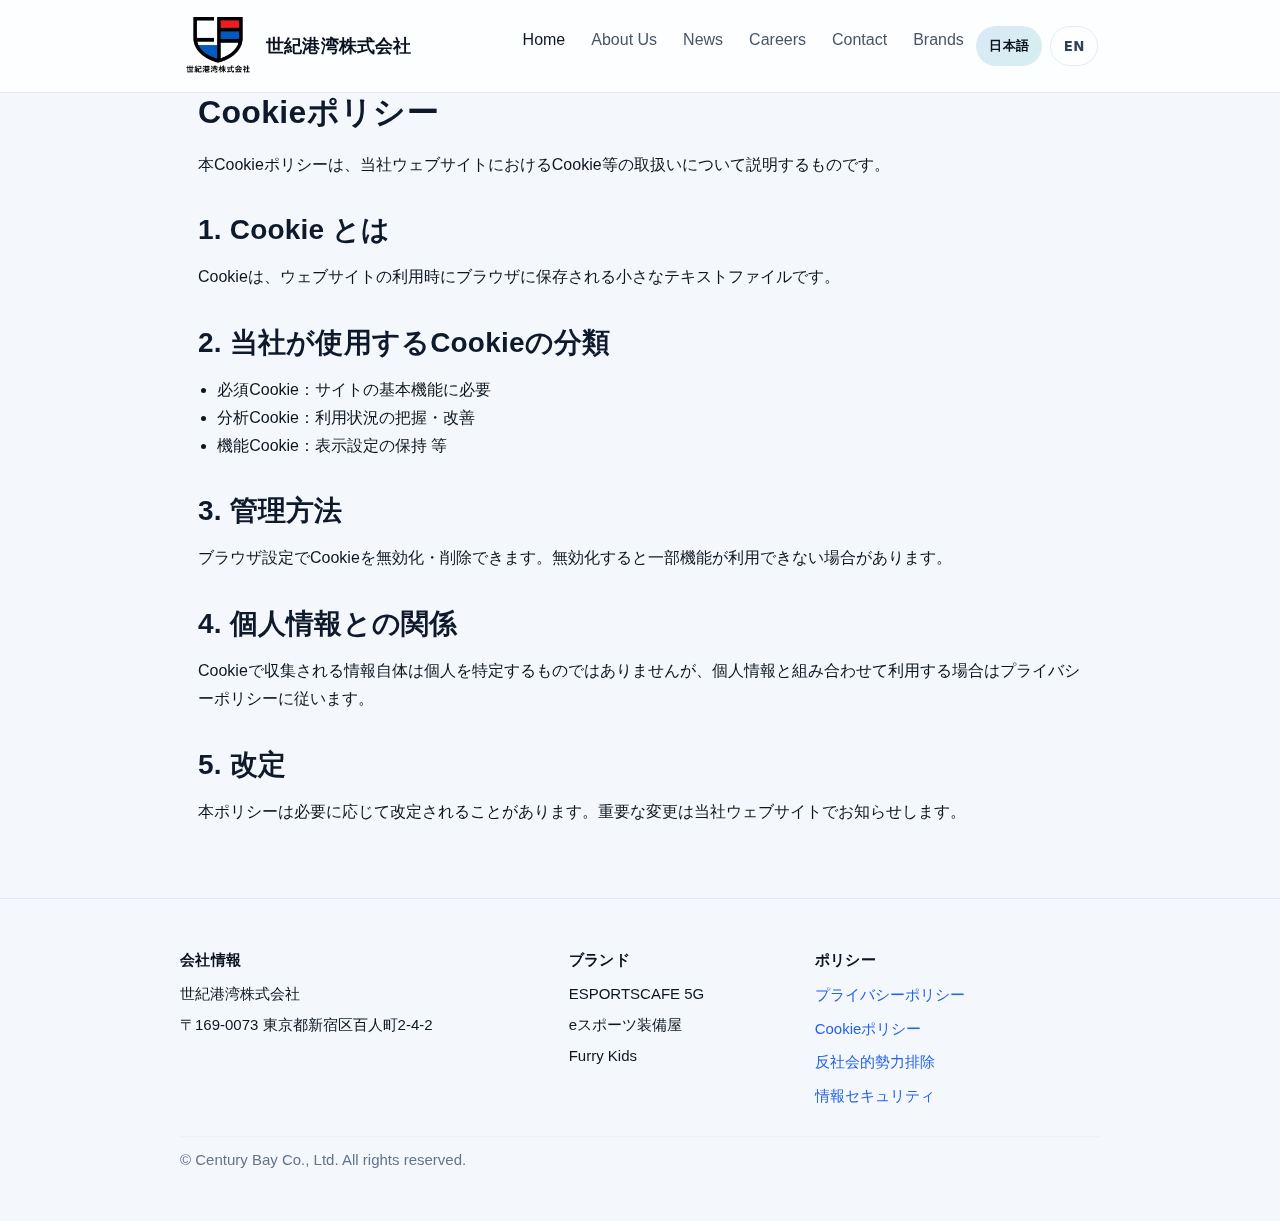
<file: cookie-policy.html>
<!DOCTYPE html>

<html lang="ja">
<head>
<meta charset="utf-8"/>
<meta content="width=device-width, initial-scale=1, viewport-fit=cover" name="viewport"/>
<title>ポリシー｜世紀港湾株式会社</title>
<style>
:root{--bg:#0f1424;--fg:#e8edf6;--muted:#a8b2c3;--line:#22304a;--brand:#0b66c3;--brand2:#0aa5a2}
@media (prefers-color-scheme: light){:root{--bg:#fff;--fg:#0f172a;--muted:#475569;--line:#e6eaf0}}
html,body{margin:0;background:var(--bg);color:var(--fg);font-family:system-ui,"Hiragino Kaku Gothic ProN","Noto Sans JP",sans-serif;line-height:1.8}
.container{width:min(920px,92%);margin:40px auto}
h1,h2,h3{line-height:1.3}
h1{font-size:28px;margin:0 0 8px}
.update{color:var(--muted);font-size:14px;margin-bottom:22px}
section{border-top:1px solid var(--line);padding:18px 0}
a{color:inherit}
.note{color:var(--muted)}
footer{border-top:1px solid var(--line);margin-top:28px;padding-top:12px;color:var(--muted);}
code,pre{background:rgba(255,255,255,.06);padding:.2em .4em;border-radius:6px}
ul{padding-left:1.2em}
strong{color:var(--fg)}
</style>
<style>
/* Language visibility */
.jp{display: block;}
.en{display: none;}
:root[data-lang="en"] .jp{display:none;}
:root[data-lang="en"] .en{display:block;}
</style>
<style>
/* === Mobile menu additions === */
:root{ --header-h: 64px; --safe-top: env(safe-area-inset-top); }
.menu-btn{ display:inline-flex; margin-left:8px; width:40px; height:40px; border:none; background:transparent;
  flex-direction:column; justify-content:center; align-items:center; gap:4px; }
.menu-btn span{ width:22px; height:2px; background:#0b1220; border-radius:1px; transition:.25s; }
@media (max-width: 980px){
  .nav-links{ display:none; }
  html.menu-open .nav-links{ display:grid; position:fixed; left:0; right:0;
    top: calc(var(--safe-top) + var(--header-h)); z-index: 999;
    padding: 12px; gap: 2px;
    background:#fff; border-bottom:1px solid var(--line);
    box-shadow: 0 20px 40px rgba(2,6,23,.12); }
  .nav-links a{ padding:14px 10px; border-radius:10px; color:inherit; }
  .lang{ margin-left:auto; }
  html.menu-open, html.menu-open body{ overflow:hidden; } /* prevent body scroll */
}
</style><style>
/* Language toggle visibility */
.jp{display:block;}
.en{display:none;}
:root[data-lang="en"] .jp{display:none;}
:root[data-lang="en"] .en{display:block;}
/* Lang pill minimal styles */
.lang{display:flex;gap:8px;align-items:center}
.pill{border:1px solid #e6eaf0;border-radius:999px;padding:6px 12px;font-weight:600;background:transparent;color:#475569;cursor:pointer}
.pill.active{background:linear-gradient(135deg, rgba(11,102,195,.16), rgba(10,165,162,.18));color:#0f172a;border-color:transparent}
</style><style>
/* One-language visibility (reinforced) */
.jp{display:block;}
.en{display:none;}
:root[data-lang="en"] .jp{display:none;}
:root[data-lang="en"] .en{display:block;}
/* Back button style to match pills */
.lang{display:flex;gap:8px;align-items:center}
.pill{border:1px solid #e6eaf0;border-radius:999px;padding:6px 12px;font-weight:600;background:transparent;color:#475569;cursor:pointer}
.pill.active{background:linear-gradient(135deg, rgba(11,102,195,.16), rgba(10,165,162,.18));color:#0f172a;border-color:transparent}
.back-btn{order:-1}
</style><style>
/* === Shared header styles === */
header{position:sticky;top:0;z-index:100;background:rgba(255,255,255,.75);backdrop-filter:saturate(180%) blur(16px);border-bottom:1px solid #e6eaf0}
.container.nav{display:flex;justify-content:space-between;align-items:center;padding:10px 2px;max-width:1200px;margin-inline:auto}
.brand{display:flex;gap:12px;align-items:center}
.brand img.cb{width:40px;height:40px;border-radius:0;object-fit:cover;box-shadow:0 6px 18px rgba(0,0,0,.2)}
.title{font-weight:800;color:#0b1220;letter-spacing:.2px}
.nav-links{display:flex;gap:22px}
.nav-links a{position:relative;color:#64748b;padding:6px 2px;transition:color .2s;text-decoration:none}
.nav-links a:hover{color:#0b1220}
.nav-links a::after{content:"";position:absolute;left:0;right:0;bottom:-6px;height:2px;background:linear-gradient(90deg,#2563eb,#0ea5e9);transform:scaleX(0);transform-origin:left;transition:transform .25s}
.nav-links a:hover::after,[aria-current="page"]::after{transform:scaleX(1)}
.lang{display:flex;gap:8px;align-items:center}
.pill{border:1px solid #e6eaf0;border-radius:999px;padding:6px 12px;font-weight:600;background:transparent;color:#475569;cursor:pointer}
.pill.active{background:linear-gradient(135deg, rgba(11,102,195,.16), rgba(10,165,162,.18));color:#0f172a;border-color:transparent}
.back-btn{order:-1}
@media (max-width:980px){.nav-links{display:none}}
</style><style>
/* === Global Professional Footer === */
.site-footer.pro{margin-top:72px;border-top:1px solid #e6eaf0;background:#fafbfc}
.site-footer .footer-wrap{display:grid;grid-template-columns:2fr 1.2fr 1.6fr;gap:32px;padding:28px 0}
.site-footer .f-h{font-weight:700;color:#0b1220;margin:0 0 10px;font-size:14px;letter-spacing:.3px}
.site-footer .f-col{color:#0f172a}
.site-footer .f-list{list-style:none;margin:0;padding:0;color:#0f172a}
.site-footer .f-list li{margin:6px 0}
.site-footer .f-list.two-col{columns:1}
.site-footer .f-links{display:flex;flex-direction:column;gap:8px;list-style:none;margin:0;padding:0}
.site-footer .f-links a{text-decoration:none;color:#2563eb}
.site-footer .f-links a:hover{text-decoration:underline}
.site-footer .footer-copy{padding:10px 0 28px;color:#64748b;border-top:1px solid #eef2f6}
@media (max-width:980px){
  .site-footer .footer-wrap{grid-template-columns:1fr;gap:18px;padding:20px 0}
  .site-footer .f-list.two-col{columns:1}
}
/* Ensure single-language visibility */
.jp{display:block}
.en{display:none}
:root[data-lang="en"] .jp{display:none}
:root[data-lang="en"] .en{display:block}
</style><style id="pro-theme">
/* ===== Century Bay Business Pro Theme (Overrides) ===== */
/* Typography */
:root{
  --ink:#0b1220; --muted:#475569; --line:#e6eaf0; --bg:#f6f8fb;
  --brand:#0b66c3; --brand2:#0aa5a2; --card:#ffffff; --radius:16px;
  --shadow:0 8px 24px rgba(2,6,23,.06);
}
html,body{font-family: "Segoe UI","Inter","Hiragino Kaku Gothic ProN","Noto Sans JP",system-ui,-apple-system,Roboto,Helvetica,Arial,sans-serif}
h1,h2,h3{color:var(--ink);letter-spacing:.2px}
.section-title,.aboutfacts-title{font-weight:800}
/* Layout containers */
.container{max-width:1200px;margin-inline:auto}
/* Cards */
.card,.news-item,.aboutfacts-card,.tone-5g,.tone-sb,.tone-fk{
  background:var(--card)!important;border:1px solid var(--line)!important;
  border-radius:var(--radius)!important;box-shadow:var(--shadow)!important;transform:none!important
}
.card .media img{border-radius:12px}
/* Buttons */
.btn,.pill,button[type=submit]{
  border-radius:999px;border:1px solid var(--line);background:linear-gradient(90deg,#0b66c3,#0aa5a2);
  color:#fff;font-weight:700;letter-spacing:.2px;box-shadow:none
}
.btn:hover{opacity:.92}
/* Pill (language/back) neutrals */
.pill{background:transparent;border:1px solid var(--line);color:#334155}
.pill.active{background:linear-gradient(135deg, rgba(11,102,195,.14), rgba(10,165,162,.16));color:#0b1220}
/* Links */
a{color:#0b66c3}
a:hover{text-decoration:underline}
/* Header */
header{background:rgba(255,255,255,.82)!important;border-bottom:1px solid var(--line)!important;backdrop-filter:saturate(180%) blur(12px)}
.brand img.cb{width:40px;height:40px;border-radius:0;object-fit:cover;box-shadow:none}
.nav-links a{color:#475569}
.nav-links a:hover{color:#0b1220}
/* Footer */
.site-footer.pro{background:transparent}
.footer-copy{color:#64748b}
/* Reduce special effects */
.mesh,#stars,.stagger>*,.tilt,[data-tilt],.rippleable{animation:none!important;transform:none!important;transition:none!important}
.hero,.section.hero{background:none}
/* News grid spacing */
.news-list{gap:20px}
/* About facts grid tidy */
.aboutfacts-grid{gap:14px}
.aboutfacts-item{padding:10px 12px;border:1px solid var(--line);border-radius:12px;background:transparent}
.aboutfacts-label{font-weight:700;color:#0b1220}
/* Forms */
form input,form textarea,form select{
  border:1px solid #dbe3ec;border-radius:12px;padding:10px 12px;outline:none
}
form input:focus,form textarea:focus,form select:focus{border-color:#0b66c3;box-shadow:0 0 0 3px rgba(11,102,195,.12)}
.form-consent{margin:12px 0 10px;color:#334155;font-size:14px}
/* Single-language visibility (reinforce) */
.jp{display:block}.en{display:none}
:root[data-lang="en"] .jp{display:none}
:root[data-lang="en"] .en{display:block}
/* Remove any rotating/hover tilt on cards */
.card:hover{transform:none}
</style><link href="assets/favicons/apple-touch-icon.png" rel="apple-touch-icon" sizes="180x180"/>
<link href="assets/favicons/favicon-32x32.png" rel="icon" sizes="32x32" type="image/png"/>
<link href="assets/favicons/favicon-16x16.png" rel="icon" sizes="16x16" type="image/png"/>
<link color="#0ea5b7" href="assets/favicon.svg" rel="mask-icon"/>
<meta content="#0ea5b7" name="theme-color"/><link href="assets/site.clean.css" rel="stylesheet"/><style id="nav-normalize">
/* Nav Normalize: ensure identical menu position across all pages */
header .container.nav{ display:flex; justify-content:space-between; align-items:center; padding:10px 2px; }
header .brand{ display:flex; align-items:center; gap:12px; }
header .brand img.cb{ width:40px; height:40px; object-fit:cover; border-radius:0; }
header .title{ margin:0; line-height:1; display:inline-block; }
header .nav-links{ display:flex; align-items:center; gap:22px; }
header .nav-links a{ display:inline-block; padding:6px 2px; line-height:1.2; }
header .nav-links a::after{ left:0; right:0; bottom:-6px; height:2px; }
</style><style>
/* --- Unified header alignment --- */
.nav { display:flex; align-items:center; }
.nav-right { margin-left:auto; display:flex; align-items:center; gap:10px; }
.nav-links { display:flex; gap:18px; align-items:center; }
.pill.back-btn { order:0; } /* appear before menu */
@media (max-width: 860px) {
  .nav-links { gap:14px; }
}
</style>  <link rel="stylesheet" href="assets/responsive.css"/>
</head>
<body><header class="cb-fixed">
<div class="container nav">
<div class="brand"><img alt="Century Bay ロゴ" class="cb" src="assets/cb-logo-plain.png" style="background:transparent; box-shadow:none; padding:0; border-radius:0; height:72px; width:auto; background:transparent; box-shadow:none; padding:0; border-radius:0;"/><span class="title"><span class="jp">世紀港湾株式会社</span><span class="en">Century Bay</span></span></div>
<div class="nav-right"><nav class="nav-links" id="navlinks"><a aria-current="page" href="index.html"><span class="jp">Home</span><span class="en">Home</span></a><a href="page-1-about.html">About Us</a><a href="page-2-news.html">News</a><a href="page-3-careers.html">Careers</a><a href="page-4-contact.html">Contact</a><a href="brands.html">Brands</a></nav><div class="lang" role="group"><button class="pill active" data-lang="jp" data-set-lang="jp">日本語</button><button class="pill" data-lang="en" data-set-lang="en">EN</button></div></div></div>
<style id="lang-visibility-fix">
  /* Default=JP。英文仅当 data-lang="en" 才显示 */
  :root:not([data-lang="en"]) .en { display: none !important; }
  :root:not([data-lang="en"]) .jp { display: initial !important; }

  :root[data-lang="en"] .jp { display: none !important; }
  :root[data-lang="en"] .en { display: initial !important; }

  /* 防止空元素占位 */
  .jp:empty, .en:empty { display: none !important; }
</style>
</header>
<style id="lang-visibility-fix">
  /* Default=JP。英文仅当 data-lang="en" 才显示 */
  :root:not([data-lang="en"]) .en { display: none !important; }
  :root:not([data-lang="en"]) .jp { display: initial !important; }

  :root[data-lang="en"] .jp { display: none !important; }
  :root[data-lang="en"] .en { display: initial !important; }

  /* 防止空元素占位 */
  .jp:empty, .en:empty { display: none !important; }
</style>
<div class="container">
<h1><span class="jp">Cookieポリシー</span><span class="en">Cookie Policy</span></h1>
<div class="policy-body" style="margin-top:12px">
<p><span class="jp">本Cookieポリシーは、当社ウェブサイトにおけるCookie等の取扱いについて説明するものです。</span><span class="en">This Cookie Policy explains how we use cookies and similar technologies on our website.</span></p>
<h2><span class="jp">1. Cookie とは</span><span class="en">1. What Are Cookies</span></h2>
<p><span class="jp">Cookieは、ウェブサイトの利用時にブラウザに保存される小さなテキストファイルです。</span><span class="en">Cookies are small text files stored in your browser when you use a website.</span></p>
<h2><span class="jp">2. 当社が使用するCookieの分類</span><span class="en">2. Types of Cookies We Use</span></h2>
<ul>
<li><span class="jp">必須Cookie：サイトの基本機能に必要</span><span class="en">Strictly necessary: required for core functionality</span></li>
<li><span class="jp">分析Cookie：利用状況の把握・改善</span><span class="en">Analytics: to understand usage and improve our site</span></li>
<li><span class="jp">機能Cookie：表示設定の保持 等</span><span class="en">Functional: to remember preferences and settings</span></li>
</ul>
<h2><span class="jp">3. 管理方法</span><span class="en">3. Managing Cookies</span></h2>
<p><span class="jp">ブラウザ設定でCookieを無効化・削除できます。無効化すると一部機能が利用できない場合があります。</span><span class="en">You can disable or delete cookies in your browser settings. Some features may not function properly if cookies are disabled.</span></p>
<h2><span class="jp">4. 個人情報との関係</span><span class="en">4. Relationship with Personal Information</span></h2>
<p><span class="jp">Cookieで収集される情報自体は個人を特定するものではありませんが、個人情報と組み合わせて利用する場合はプライバシーポリシーに従います。</span><span class="en">Information collected via cookies does not identify individuals by itself; when combined with personal information, it is handled in accordance with our Privacy Policy.</span></p>
<h2><span class="jp">5. 改定</span><span class="en">5. Changes</span></h2>
<p><span class="jp">本ポリシーは必要に応じて改定されることがあります。重要な変更は当社ウェブサイトでお知らせします。</span><span class="en">We may update this policy as necessary. Any material changes will be announced on our website.</span></p>
</div>
</div>
<script>
(function(){
  function getLang(){ try { return localStorage.getItem('site.lang') || 'jp'; } catch(e){ return 'jp'; } }
  function setLang(l){
    document.documentElement.setAttribute('data-lang', l);
    try { localStorage.setItem('site.lang', l); } catch(e){}
  }
  // Initialize once DOM is interactive
  setLang(getLang());
  // Click handlers for any element with data-set-lang
  document.addEventListener('click', function(e){
    var t = e.target.closest('[data-set-lang]');
    if(t){
      e.preventDefault();
      setLang(t.getAttribute('data-set-lang'));
    }
  }, {passive:true});
})();
</script>
<script>
(function(){
  var btn = document.querySelector('header .menu-btn');
  var links = document.querySelector('nav.nav-links');
  if(!btn || !links) return;
  function close(){ document.documentElement.classList.remove('menu-open'); btn.setAttribute('aria-expanded','false'); }
  function open(){ document.documentElement.classList.add('menu-open'); btn.setAttribute('aria-expanded','true'); }
  btn.addEventListener('click', function(){
    (document.documentElement.classList.contains('menu-open')? close : open)();
  });
  links.addEventListener('click', function(e){
    var a = e.target.closest('a'); if(a) close();
  });
  window.addEventListener('resize', function(){ if(window.innerWidth >= 980) close(); }, {passive:true});
})();
</script>
<script>
(function(){
  function getLang(){ try { return localStorage.getItem('site.lang') || 'jp'; } catch(e){ return 'jp'; } }
  function setLang(l){
    document.documentElement.setAttribute('data-lang', l);
    try { localStorage.setItem('site.lang', l); } catch(e){}
    // active pills
    document.querySelectorAll('[data-set-lang]').forEach(function(btn){
      btn.classList.toggle('active', btn.getAttribute('data-set-lang')===l);
    });
    // localize back button
    var back = document.querySelector('[data-role="back"]');
    if(back){
      back.textContent = (l === 'en') ? 'Back' : '戻る';
      back.setAttribute('aria-label', back.textContent);
    }
  }
  // initialize
  document.addEventListener('DOMContentLoaded', function(){
    setLang(getLang());
    var back = document.querySelector('[data-role="back"]');
    if(back){
      back.addEventListener('click', function(e){
        e.preventDefault();
        if (window.history && history.length > 1) { history.back(); }
        else { window.location.href = 'index.html'; }
      });
    }
  });
  // global click delegate for language pills
  document.addEventListener('click', function(e){
    var t = e.target.closest('[data-set-lang]');
    if(t){
      e.preventDefault();
      setLang(t.getAttribute('data-set-lang'));
    }
  });
  // expose setLang if already defined elsewhere (no conflict)
  if(!window.__siteSetLangInjected){
    window.__siteSetLangInjected = true;
    window.setLang = setLang;
  }
})();
</script>
<script>
(function(){
  var btn = document.querySelector('.menu-btn');
  var html = document.documentElement;
  var nav = document.getElementById('navlinks');

  function setHeaderH(){
    var h = document.querySelector('header')?.getBoundingClientRect().height || 64;
    html.style.setProperty('--header-h', h + 'px');
  }
  setHeaderH();
  window.addEventListener('resize', setHeaderH);

  if(btn){
    btn.addEventListener('click', function(e){
      var open = html.classList.toggle('menu-open');
      btn.setAttribute('aria-expanded', open ? 'true' : 'false');
      e.stopPropagation();
    });
  }
  // Close when tapping outside menu
  document.addEventListener('click', function(e){
    if(!html.classList.contains('menu-open')) return;
    if(!e.target.closest('#navlinks') && !e.target.closest('.menu-btn')){
      html.classList.remove('menu-open');
      if(btn) btn.setAttribute('aria-expanded','false');
    }
  });
  // Close on ESC
  document.addEventListener('keydown', function(e){
    if(e.key === 'Escape'){ html.classList.remove('menu-open'); if(btn) btn.setAttribute('aria-expanded','false'); }
  });
})();
</script><footer class="site-footer pro">
<div class="container footer-wrap">
<div class="f-col company">
<div class="f-h"> <span class="jp">会社情報</span><span class="en">Company</span> </div>
<ul class="f-list">
<li><span class="jp">世紀港湾株式会社</span><span class="en">Century Bay Co., Ltd.</span></li>
<li><span class="jp">〒169-0073 東京都新宿区百人町2-4-2</span><span class="en">2-4-2 Hyakunincho, Shinjuku-ku, Tokyo 169-0073, Japan</span></li>
</ul>
</div>
<div class="f-col brands">
<div class="f-h"> <span class="jp">ブランド</span><span class="en">Brands</span> </div>
<ul class="f-list">
<li>ESPORTSCAFE 5G</li>
<li>eスポーツ装備屋</li>
<li>Furry Kids</li>
</ul>
</div>
<div class="f-col policies">
<div class="f-h"> <span class="jp">ポリシー</span><span class="en">Policies</span> </div>
<ul class="f-links">
<li><a href="privacy-policy.html"><span class="jp">プライバシーポリシー</span><span class="en">Privacy Policy</span></a></li>
<li><a href="cookie-policy.html"><span class="jp">Cookieポリシー</span><span class="en">Cookie Policy</span></a></li>
<li><a href="antisocial-exclusion.html"><span class="jp">反社会的勢力排除</span><span class="en">Elimination of Anti‑social Forces</span></a></li>
<li><a href="information-security.html"><span class="jp">情報セキュリティ</span><span class="en">Information Security</span></a></li>
</ul>
</div>
</div>
<div class="container footer-copy">
<small>© Century Bay Co., Ltd. All rights reserved.</small>
</div>
</footer></body>
</html>
</file>
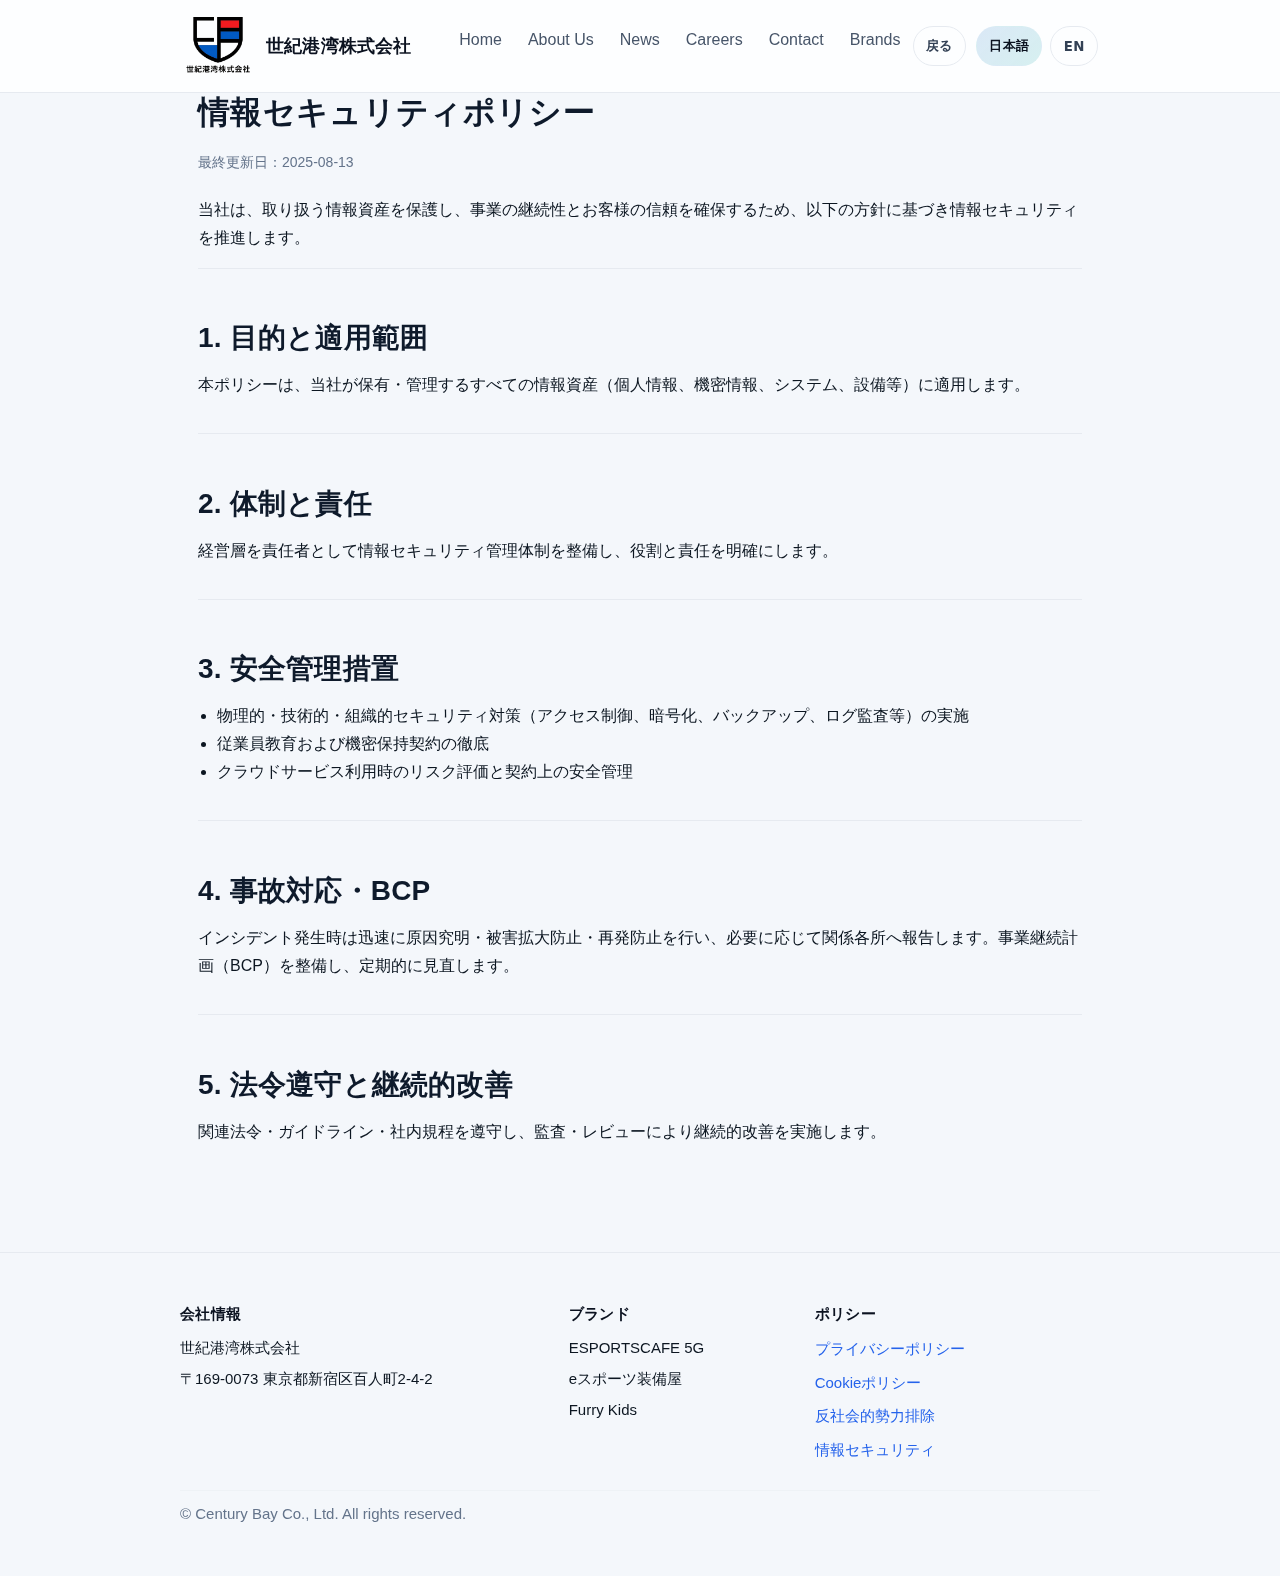
<file: information-security.html>
<!DOCTYPE html>

<html lang="ja">
<head>
<meta charset="utf-8"/>
<meta content="width=device-width, initial-scale=1, viewport-fit=cover" name="viewport"/>
<title>ポリシー｜世紀港湾株式会社</title>
<style>
:root{--bg:#0f1424;--fg:#e8edf6;--muted:#a8b2c3;--line:#22304a;--brand:#0b66c3;--brand2:#0aa5a2}
@media (prefers-color-scheme: light){:root{--bg:#fff;--fg:#0f172a;--muted:#475569;--line:#e6eaf0}}
html,body{margin:0;background:var(--bg);color:var(--fg);font-family:system-ui,"Hiragino Kaku Gothic ProN","Noto Sans JP",sans-serif;line-height:1.8}
.container{width:min(920px,92%);margin:40px auto}
h1,h2,h3{line-height:1.3}
h1{font-size:28px;margin:0 0 8px}
.update{color:var(--muted);font-size:14px;margin-bottom:22px}
section{border-top:1px solid var(--line);padding:18px 0}
a{color:inherit}
.note{color:var(--muted)}
footer{border-top:1px solid var(--line);margin-top:28px;padding-top:12px;color:var(--muted);}
code,pre{background:rgba(255,255,255,.06);padding:.2em .4em;border-radius:6px}
ul{padding-left:1.2em}
strong{color:var(--fg)}
</style>
<style>
/* Language visibility */
.jp{display: block;}
.en{display: none;}
:root[data-lang="en"] .jp{display:none;}
:root[data-lang="en"] .en{display:block;}
</style>
<style>
/* === Mobile menu additions === */
:root{ --header-h: 64px; --safe-top: env(safe-area-inset-top); }
.menu-btn{ display:inline-flex; margin-left:8px; width:40px; height:40px; border:none; background:transparent;
  flex-direction:column; justify-content:center; align-items:center; gap:4px; }
.menu-btn span{ width:22px; height:2px; background:#0b1220; border-radius:1px; transition:.25s; }
@media (max-width: 980px){
  .nav-links{ display:none; }
  html.menu-open .nav-links{ display:grid; position:fixed; left:0; right:0;
    top: calc(var(--safe-top) + var(--header-h)); z-index: 999;
    padding: 12px; gap: 2px;
    background:#fff; border-bottom:1px solid var(--line);
    box-shadow: 0 20px 40px rgba(2,6,23,.12); }
  .nav-links a{ padding:14px 10px; border-radius:10px; color:inherit; }
  .lang{ margin-left:auto; }
  html.menu-open, html.menu-open body{ overflow:hidden; } /* prevent body scroll */
}
</style><style>
/* Language toggle visibility */
.jp{display:block;}
.en{display:none;}
:root[data-lang="en"] .jp{display:none;}
:root[data-lang="en"] .en{display:block;}
/* Lang pill minimal styles */
.lang{display:flex;gap:8px;align-items:center}
.pill{border:1px solid #e6eaf0;border-radius:999px;padding:6px 12px;font-weight:600;background:transparent;color:#475569;cursor:pointer}
.pill.active{background:linear-gradient(135deg, rgba(11,102,195,.16), rgba(10,165,162,.18));color:#0f172a;border-color:transparent}
</style><style>
/* One-language visibility (reinforced) */
.jp{display:block;}
.en{display:none;}
:root[data-lang="en"] .jp{display:none;}
:root[data-lang="en"] .en{display:block;}
/* Back button style to match pills */
.lang{display:flex;gap:8px;align-items:center}
.pill{border:1px solid #e6eaf0;border-radius:999px;padding:6px 12px;font-weight:600;background:transparent;color:#475569;cursor:pointer}
.pill.active{background:linear-gradient(135deg, rgba(11,102,195,.16), rgba(10,165,162,.18));color:#0f172a;border-color:transparent}
.back-btn{order:-1}
</style><style>
/* === Shared header styles === */
header{position:sticky;top:0;z-index:100;background:rgba(255,255,255,.75);backdrop-filter:saturate(180%) blur(16px);border-bottom:1px solid #e6eaf0}
.container.nav{display:flex;justify-content:space-between;align-items:center;padding:10px 2px;max-width:1200px;margin-inline:auto}
.brand{display:flex;gap:12px;align-items:center}
.brand img.cb{width:40px;height:40px;border-radius:0;object-fit:cover;box-shadow:0 6px 18px rgba(0,0,0,.2)}
.title{font-weight:800;color:#0b1220;letter-spacing:.2px}
.nav-links{display:flex;gap:22px}
.nav-links a{position:relative;color:#64748b;padding:6px 2px;transition:color .2s;text-decoration:none}
.nav-links a:hover{color:#0b1220}
.nav-links a::after{content:"";position:absolute;left:0;right:0;bottom:-6px;height:2px;background:linear-gradient(90deg,#2563eb,#0ea5e9);transform:scaleX(0);transform-origin:left;transition:transform .25s}
.nav-links a:hover::after,[aria-current="page"]::after{transform:scaleX(1)}
.lang{display:flex;gap:8px;align-items:center}
.pill{border:1px solid #e6eaf0;border-radius:999px;padding:6px 12px;font-weight:600;background:transparent;color:#475569;cursor:pointer}
.pill.active{background:linear-gradient(135deg, rgba(11,102,195,.16), rgba(10,165,162,.18));color:#0f172a;border-color:transparent}
.back-btn{order:-1}
@media (max-width:980px){.nav-links{display:none}}
</style><style>
/* === Global Professional Footer === */
.site-footer.pro{margin-top:72px;border-top:1px solid #e6eaf0;background:#fafbfc}
.site-footer .footer-wrap{display:grid;grid-template-columns:2fr 1.2fr 1.6fr;gap:32px;padding:28px 0}
.site-footer .f-h{font-weight:700;color:#0b1220;margin:0 0 10px;font-size:14px;letter-spacing:.3px}
.site-footer .f-col{color:#0f172a}
.site-footer .f-list{list-style:none;margin:0;padding:0;color:#0f172a}
.site-footer .f-list li{margin:6px 0}
.site-footer .f-list.two-col{columns:1}
.site-footer .f-links{display:flex;flex-direction:column;gap:8px;list-style:none;margin:0;padding:0}
.site-footer .f-links a{text-decoration:none;color:#2563eb}
.site-footer .f-links a:hover{text-decoration:underline}
.site-footer .footer-copy{padding:10px 0 28px;color:#64748b;border-top:1px solid #eef2f6}
@media (max-width:980px){
  .site-footer .footer-wrap{grid-template-columns:1fr;gap:18px;padding:20px 0}
  .site-footer .f-list.two-col{columns:1}
}
/* Ensure single-language visibility */
.jp{display:block}
.en{display:none}
:root[data-lang="en"] .jp{display:none}
:root[data-lang="en"] .en{display:block}
</style><style id="pro-theme">
/* ===== Century Bay Business Pro Theme (Overrides) ===== */
/* Typography */
:root{
  --ink:#0b1220; --muted:#475569; --line:#e6eaf0; --bg:#f6f8fb;
  --brand:#0b66c3; --brand2:#0aa5a2; --card:#ffffff; --radius:16px;
  --shadow:0 8px 24px rgba(2,6,23,.06);
}
html,body{font-family: "Segoe UI","Inter","Hiragino Kaku Gothic ProN","Noto Sans JP",system-ui,-apple-system,Roboto,Helvetica,Arial,sans-serif}
h1,h2,h3{color:var(--ink);letter-spacing:.2px}
.section-title,.aboutfacts-title{font-weight:800}
/* Layout containers */
.container{max-width:1200px;margin-inline:auto}
/* Cards */
.card,.news-item,.aboutfacts-card,.tone-5g,.tone-sb,.tone-fk{
  background:var(--card)!important;border:1px solid var(--line)!important;
  border-radius:var(--radius)!important;box-shadow:var(--shadow)!important;transform:none!important
}
.card .media img{border-radius:12px}
/* Buttons */
.btn,.pill,button[type=submit]{
  border-radius:999px;border:1px solid var(--line);background:linear-gradient(90deg,#0b66c3,#0aa5a2);
  color:#fff;font-weight:700;letter-spacing:.2px;box-shadow:none
}
.btn:hover{opacity:.92}
/* Pill (language/back) neutrals */
.pill{background:transparent;border:1px solid var(--line);color:#334155}
.pill.active{background:linear-gradient(135deg, rgba(11,102,195,.14), rgba(10,165,162,.16));color:#0b1220}
/* Links */
a{color:#0b66c3}
a:hover{text-decoration:underline}
/* Header */
header{background:rgba(255,255,255,.82)!important;border-bottom:1px solid var(--line)!important;backdrop-filter:saturate(180%) blur(12px)}
.brand img.cb{width:40px;height:40px;border-radius:0;object-fit:cover;box-shadow:none}
.nav-links a{color:#475569}
.nav-links a:hover{color:#0b1220}
/* Footer */
.site-footer.pro{background:transparent}
.footer-copy{color:#64748b}
/* Reduce special effects */
.mesh,#stars,.stagger>*,.tilt,[data-tilt],.rippleable{animation:none!important;transform:none!important;transition:none!important}
.hero,.section.hero{background:none}
/* News grid spacing */
.news-list{gap:20px}
/* About facts grid tidy */
.aboutfacts-grid{gap:14px}
.aboutfacts-item{padding:10px 12px;border:1px solid var(--line);border-radius:12px;background:transparent}
.aboutfacts-label{font-weight:700;color:#0b1220}
/* Forms */
form input,form textarea,form select{
  border:1px solid #dbe3ec;border-radius:12px;padding:10px 12px;outline:none
}
form input:focus,form textarea:focus,form select:focus{border-color:#0b66c3;box-shadow:0 0 0 3px rgba(11,102,195,.12)}
.form-consent{margin:12px 0 10px;color:#334155;font-size:14px}
/* Single-language visibility (reinforce) */
.jp{display:block}.en{display:none}
:root[data-lang="en"] .jp{display:none}
:root[data-lang="en"] .en{display:block}
/* Remove any rotating/hover tilt on cards */
.card:hover{transform:none}
</style><link href="assets/favicons/apple-touch-icon.png" rel="apple-touch-icon" sizes="180x180"/>
<link href="assets/favicons/favicon-32x32.png" rel="icon" sizes="32x32" type="image/png"/>
<link href="assets/favicons/favicon-16x16.png" rel="icon" sizes="16x16" type="image/png"/>
<link color="#0ea5b7" href="assets/favicon.svg" rel="mask-icon"/>
<meta content="#0ea5b7" name="theme-color"/><link href="assets/site.clean.css" rel="stylesheet"/>
<link href="assets/site.clean.css"/><style id="nav-normalize">
/* Nav Normalize: ensure identical menu position across all pages */
header .container.nav{ display:flex; justify-content:space-between; align-items:center; padding:10px 2px; }
header .brand{ display:flex; align-items:center; gap:12px; }
header .brand img.cb{ width:40px; height:40px; object-fit:cover; border-radius:0; }
header .title{ margin:0; line-height:1; display:inline-block; }
header .nav-links{ display:flex; align-items:center; gap:22px; }
header .nav-links a{ display:inline-block; padding:6px 2px; line-height:1.2; }
header .nav-links a::after{ left:0; right:0; bottom:-6px; height:2px; }
</style><style>
/* --- Unified header alignment --- */
.nav { display:flex; align-items:center; }
.nav-right { margin-left:auto; display:flex; align-items:center; gap:10px; }
.nav-links { display:flex; gap:18px; align-items:center; }
.pill.back-btn { order:0; } /* appear before menu */
@media (max-width: 860px) {
  .nav-links { gap:14px; }
}
</style>
<style id="lang-visibility-fix">
  /* Default JP visible */
  :root:not([data-lang="en"]) .en { display: none !important; }
  :root:not([data-lang="en"]) .jp { display: inline !important; }
  /* EN state */
  :root[data-lang="en"] .jp { display: none !important; }
  :root[data-lang="en"] .en { display: inline !important; }
</style>

  <link rel="stylesheet" href="assets/responsive.css"/>
</head>
<body><header class="toolbar cb-fixed">
<div class="container nav">
<div class="brand"><img alt="Century Bay ロゴ" class="cb" src="assets/cb-logo-plain.png" style="background:transparent; box-shadow:none; padding:0; border-radius:0; height:72px; width:auto; background:transparent; box-shadow:none; padding:0; border-radius:0;"/><span class="title"><span class="jp">世紀港湾株式会社</span><span class="en">Century Bay</span></span></div>
<div class="nav-right"><nav class="nav-links" id="navlinks"><a href="index.html"><span class="jp">Home</span><span class="en">Home</span></a><a href="page-1-about.html">About Us</a><a href="page-2-news.html">News</a><a href="page-3-careers.html">Careers</a><a href="page-4-contact.html">Contact</a><a href="brands.html">Brands</a></nav><button aria-label="戻る" class="pill back-btn" data-role="back" onclick="(function(){try{if(document.referrer &amp;&amp; new URL(document.referrer).origin===location.origin){history.back();}else{location.href='index.html';}}catch(e){location.href='index.html';}})()" type="button">
  戻る
</button><div class="lang" role="group"><button class="pill active" data-lang="jp" data-set-lang="jp">日本語</button><button class="pill" data-lang="en" data-set-lang="en">EN</button></div></div></div>
</header>
<div class="container">
<h1>情報セキュリティポリシー</h1>
<div class="update">最終更新日：2025-08-13</div>
<p>当社は、取り扱う情報資産を保護し、事業の継続性とお客様の信頼を確保するため、以下の方針に基づき情報セキュリティを推進します。</p>
<section>
<h2>1. 目的と適用範囲</h2>
<p>本ポリシーは、当社が保有・管理するすべての情報資産（個人情報、機密情報、システム、設備等）に適用します。</p>
</section>
<section>
<h2>2. 体制と責任</h2>
<p>経営層を責任者として情報セキュリティ管理体制を整備し、役割と責任を明確にします。</p>
</section>
<section>
<h2>3. 安全管理措置</h2>
<ul>
<li>物理的・技術的・組織的セキュリティ対策（アクセス制御、暗号化、バックアップ、ログ監査等）の実施</li>
<li>従業員教育および機密保持契約の徹底</li>
<li>クラウドサービス利用時のリスク評価と契約上の安全管理</li>
</ul>
</section>
<section>
<h2>4. 事故対応・BCP</h2>
<p>インシデント発生時は迅速に原因究明・被害拡大防止・再発防止を行い、必要に応じて関係各所へ報告します。事業継続計画（BCP）を整備し、定期的に見直します。</p>
</section>
<section>
<h2>5. 法令遵守と継続的改善</h2>
<p>関連法令・ガイドライン・社内規程を遵守し、監査・レビューにより継続的改善を実施します。</p>
</section>
</div>
<script>
(function(){
  function getLang(){ try { return localStorage.getItem('site.lang') || 'jp'; } catch(e){ return 'jp'; } }
  function setLang(l){
    document.documentElement.setAttribute('data-lang', l);
    try { localStorage.setItem('site.lang', l); } catch(e){}
  }
  // Initialize once DOM is interactive
  setLang(getLang());
  // Click handlers for any element with data-set-lang
  document.addEventListener('click', function(e){
    var t = e.target.closest('[data-set-lang]');
    if(t){
      e.preventDefault();
      setLang(t.getAttribute('data-set-lang'));
    }
  }, {passive:true});
})();
</script>
<script>
(function(){
  var btn = document.querySelector('header .menu-btn');
  var links = document.querySelector('nav.nav-links');
  if(!btn || !links) return;
  function close(){ document.documentElement.classList.remove('menu-open'); btn.setAttribute('aria-expanded','false'); }
  function open(){ document.documentElement.classList.add('menu-open'); btn.setAttribute('aria-expanded','true'); }
  btn.addEventListener('click', function(){
    (document.documentElement.classList.contains('menu-open')? close : open)();
  });
  links.addEventListener('click', function(e){
    var a = e.target.closest('a'); if(a) close();
  });
  window.addEventListener('resize', function(){ if(window.innerWidth >= 980) close(); }, {passive:true});
})();
</script>
<script>
(function(){
  function getLang(){ try { return localStorage.getItem('site.lang') || 'jp'; } catch(e){ return 'jp'; } }
  function setLang(l){
    document.documentElement.setAttribute('data-lang', l);
    try { localStorage.setItem('site.lang', l); } catch(e){}
    // active pills
    document.querySelectorAll('[data-set-lang]').forEach(function(btn){
      btn.classList.toggle('active', btn.getAttribute('data-set-lang')===l);
    });
    // localize back button
    var back = document.querySelector('[data-role="back"]');
    if(back){
      back.textContent = (l === 'en') ? 'Back' : '戻る';
      back.setAttribute('aria-label', back.textContent);
    }
  }
  // initialize
  document.addEventListener('DOMContentLoaded', function(){
    setLang(getLang());
    var back = document.querySelector('[data-role="back"]');
    if(back){
      back.addEventListener('click', function(e){
        e.preventDefault();
        if (window.history && history.length > 1) { history.back(); }
        else { window.location.href = 'index.html'; }
      });
    }
  });
  // global click delegate for language pills
  document.addEventListener('click', function(e){
    var t = e.target.closest('[data-set-lang]');
    if(t){
      e.preventDefault();
      setLang(t.getAttribute('data-set-lang'));
    }
  });
  // expose setLang if already defined elsewhere (no conflict)
  if(!window.__siteSetLangInjected){
    window.__siteSetLangInjected = true;
    window.setLang = setLang;
  }
})();
</script>
<script>
(function(){
  var btn = document.querySelector('.menu-btn');
  var html = document.documentElement;
  var nav = document.getElementById('navlinks');

  function setHeaderH(){
    var h = document.querySelector('header')?.getBoundingClientRect().height || 64;
    html.style.setProperty('--header-h', h + 'px');
  }
  setHeaderH();
  window.addEventListener('resize', setHeaderH);

  if(btn){
    btn.addEventListener('click', function(e){
      var open = html.classList.toggle('menu-open');
      btn.setAttribute('aria-expanded', open ? 'true' : 'false');
      e.stopPropagation();
    });
  }
  // Close when tapping outside menu
  document.addEventListener('click', function(e){
    if(!html.classList.contains('menu-open')) return;
    if(!e.target.closest('#navlinks') && !e.target.closest('.menu-btn')){
      html.classList.remove('menu-open');
      if(btn) btn.setAttribute('aria-expanded','false');
    }
  });
  // Close on ESC
  document.addEventListener('keydown', function(e){
    if(e.key === 'Escape'){ html.classList.remove('menu-open'); if(btn) btn.setAttribute('aria-expanded','false'); }
  });
})();
</script><footer class="site-footer pro">
<div class="container footer-wrap">
<div class="f-col company">
<div class="f-h"> <span class="jp">会社情報</span><span class="en">Company</span> </div>
<ul class="f-list">
<li><span class="jp">世紀港湾株式会社</span><span class="en">Century Bay Co., Ltd.</span></li>
<li><span class="jp">〒169-0073 東京都新宿区百人町2-4-2</span><span class="en">2-4-2 Hyakunincho, Shinjuku-ku, Tokyo 169-0073, Japan</span></li>
</ul>
</div>
<div class="f-col brands">
<div class="f-h"> <span class="jp">ブランド</span><span class="en">Brands</span> </div>
<ul class="f-list">
<li>ESPORTSCAFE 5G</li>
<li>eスポーツ装備屋</li>
<li>Furry Kids</li>
</ul>
</div>
<div class="f-col policies">
<div class="f-h"> <span class="jp">ポリシー</span><span class="en">Policies</span> </div>
<ul class="f-links">
<li><a href="privacy-policy.html"><span class="jp">プライバシーポリシー</span><span class="en">Privacy Policy</span></a></li>
<li><a href="cookie-policy.html"><span class="jp">Cookieポリシー</span><span class="en">Cookie Policy</span></a></li>
<li><a href="antisocial-exclusion.html"><span class="jp">反社会的勢力排除</span><span class="en">Elimination of Anti‑social Forces</span></a></li>
<li><a href="information-security.html"><span class="jp">情報セキュリティ</span><span class="en">Information Security</span></a></li>
</ul>
</div>
</div>
<div class="container footer-copy">
<small>© Century Bay Co., Ltd. All rights reserved.</small>
</div>
</footer></body>
</html>
</file>
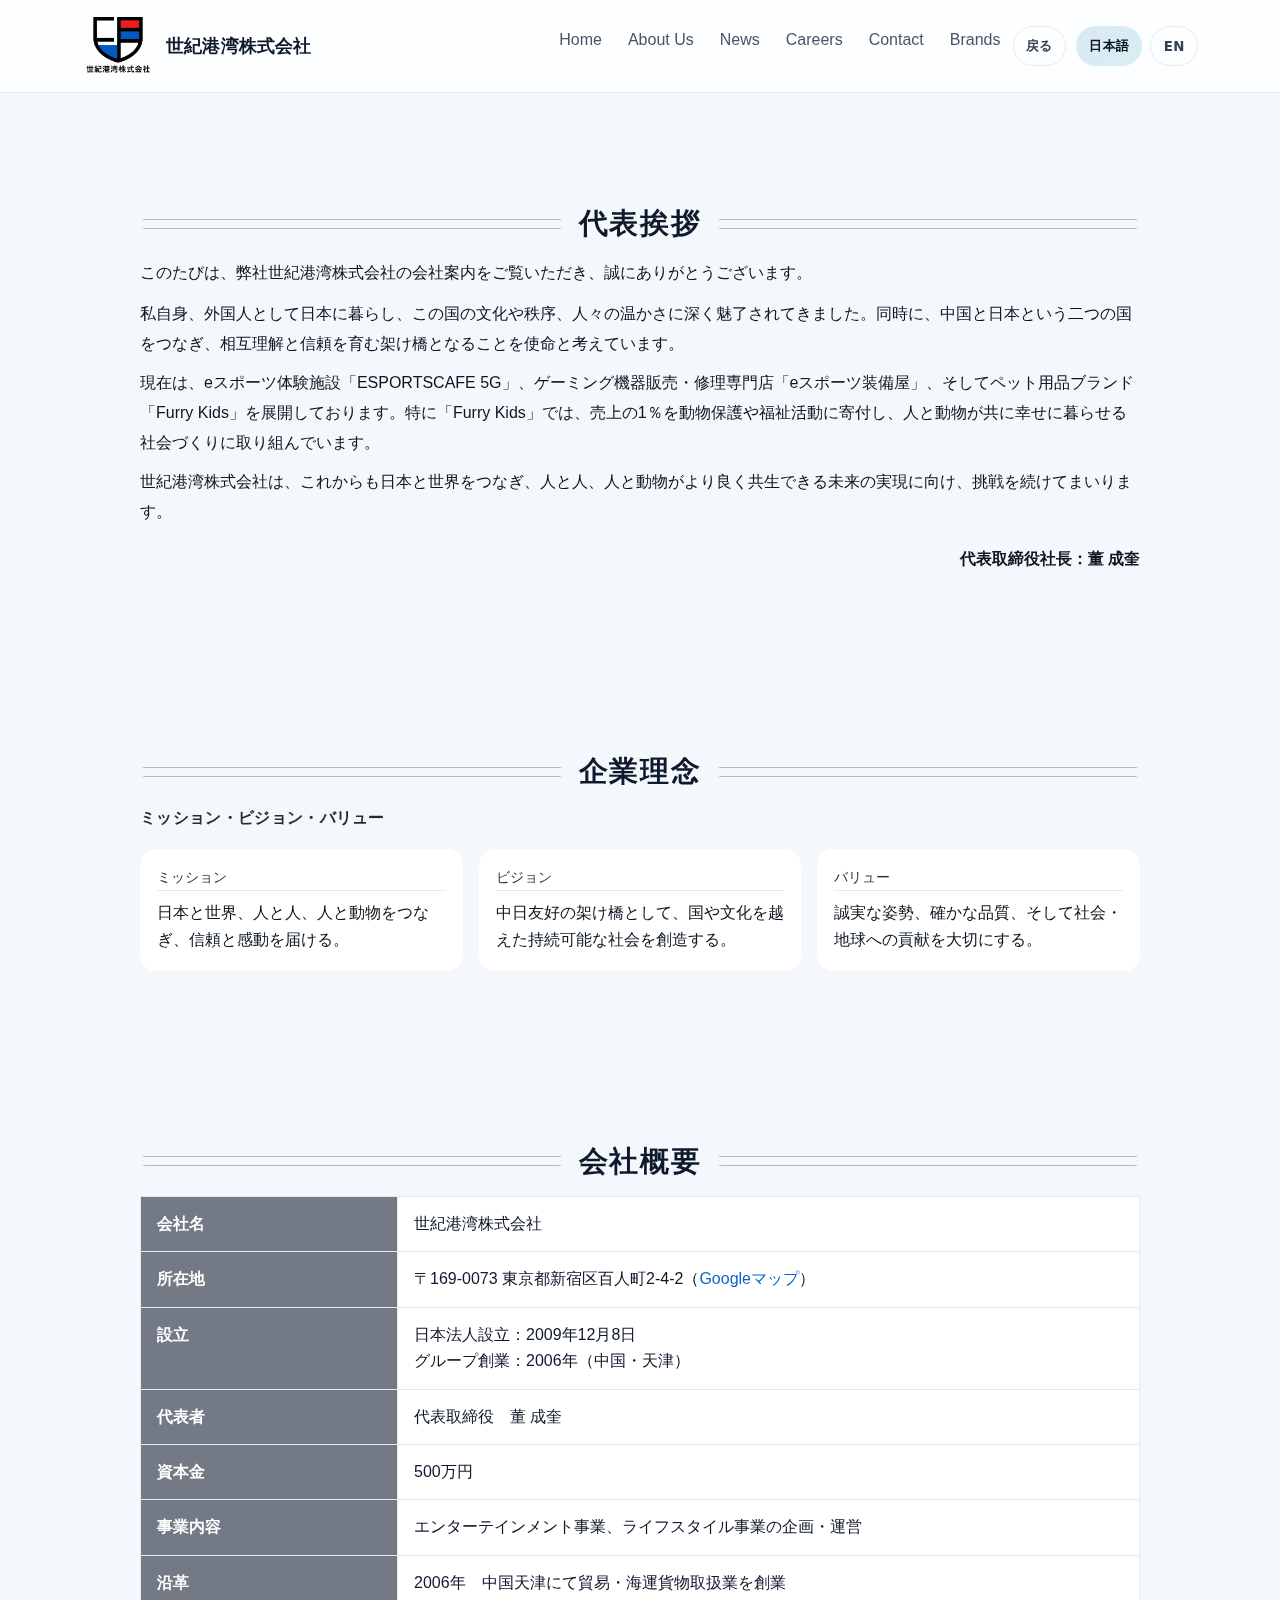
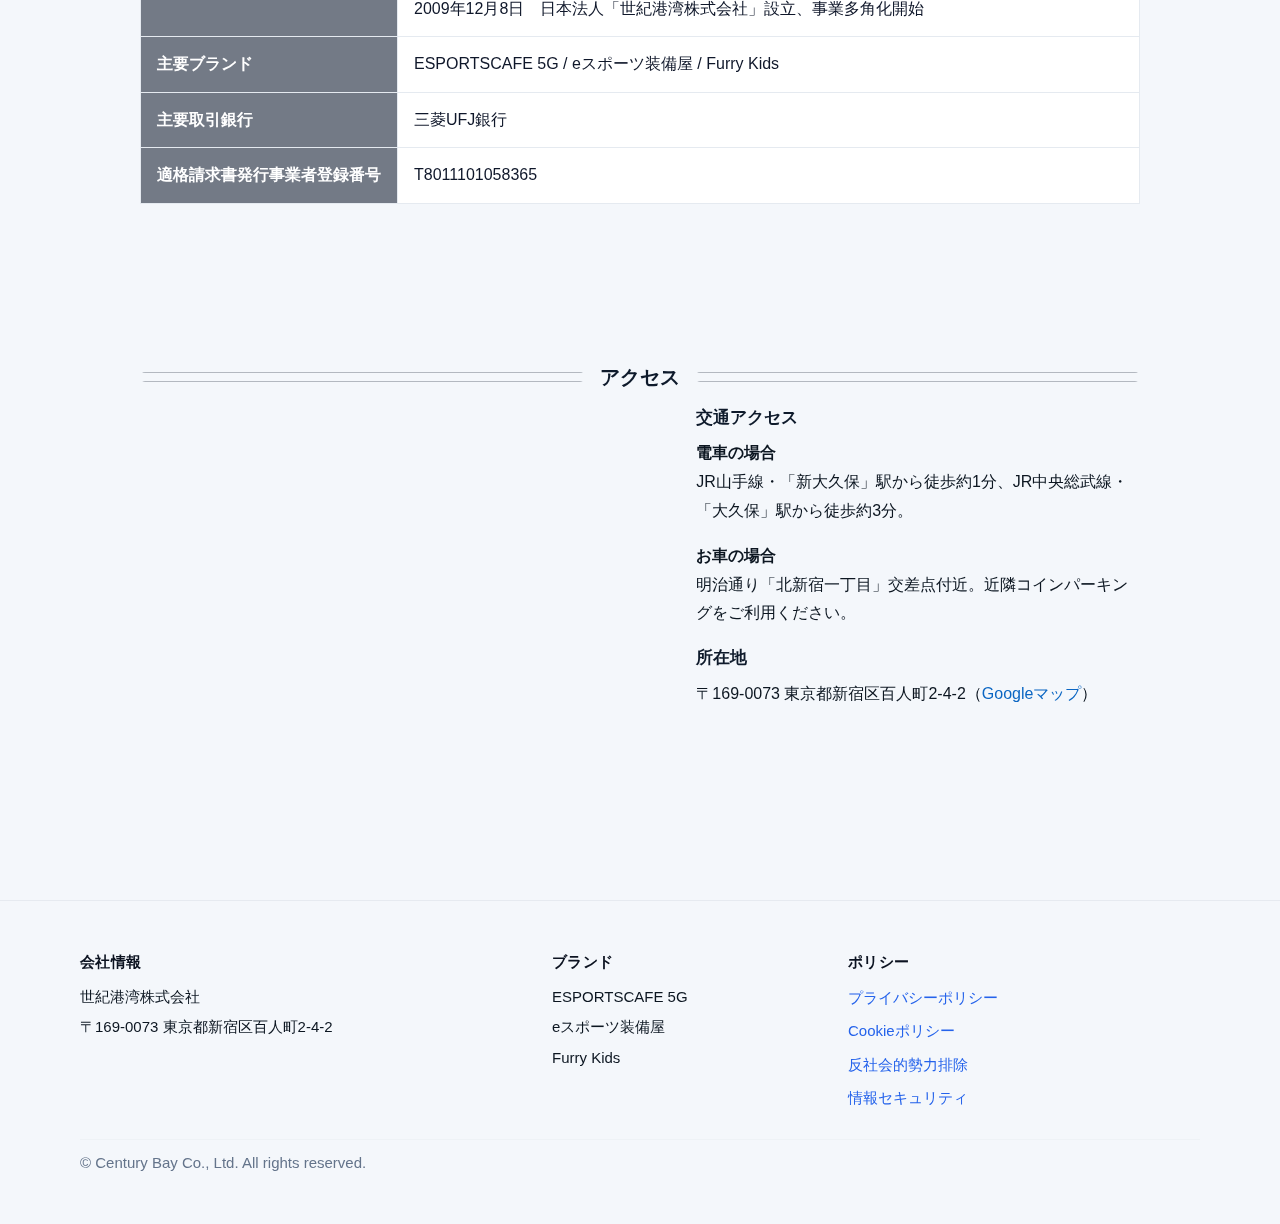
<file: page-1-about.html>
<!DOCTYPE html>

<html><head>
<meta charset="utf-8"/>
<meta content="width=device-width, initial-scale=1, viewport-fit=cover" name="viewport"/>
<title>世紀港湾株式会社｜Century Bay Co.Ltd.</title>
<meta content="世紀港湾株式会社（Century Bay Co.Ltd.）公式サイト。ESPORTSCAFE 5G／eスポーツ装備屋／Furry Kids を展開。" name="description"/>
<meta content="世紀港湾株式会社｜Century Bay" property="og:title"/>
<meta content="エンタメ×ライフスタイルのコーポレートサイト。" property="og:description"/>
<meta content="assets/og.svg" property="og:image"/>
<meta content="#0b66c3" name="theme-color"/>
<style>
    :root{--bg:#0b1020;--surface:#0f1424;--ink:#e8edf6;--muted:#a8b2c3;--line:#1b2338;--brand:#0b66c3;--brand2:#0aa5a2;--radius:18px;--shadow:0 16px 48px rgba(0,0,0,.35)}
    @media (prefers-color-scheme: light){:root{--bg:#f6f8fb;--surface:#ffffff;--ink:#0f172a;--muted:#475569;--line:#e6eaf0;--shadow:0 12px 36px rgba(2,6,23,.08)}}
    *{box-sizing:border-box} html,body{margin:0;padding:0;background:var(--bg);color:var(--muted);font-family:system-ui,-apple-system,BlinkMacSystemFont,"Segoe UI","Hiragino Kaku Gothic ProN","Noto Sans JP",sans-serif;line-height:1.65}
    h1,h2,h3{color:var(--ink)} a{color:var(--ink);text-decoration:none}
    .container{width:min(1200px,92%);margin-inline:auto}
    .progress{position:fixed;top:0;left:0;height:3px;width:100%;background:linear-gradient(90deg,var(--brand),var(--brand2));transform-origin:left;transform:scaleX(0);z-index:120}
    header{position:sticky;top:0;z-index:100;background:rgba(255,255,255,.04);backdrop-filter:saturate(140%) blur(12px);border-bottom:1px solid var(--line);transition:box-shadow .3s}
    @media (prefers-color-scheme: light){header{background:rgba(255,255,255,.75)}}
    .nav{display:flex;justify-content:space-between;align-items:center;padding:10px 2px}
    .brand{display:flex;gap:12px;align-items:center}
    .brand img.cb{width:40px;height:40px;border-radius:0;object-fit:cover;box-shadow:0 6px 18px rgba(0,0,0,.2)}
    .title{font-weight:800;color:var(--ink);letter-spacing:.2px}
    .nav-links{display:flex;gap:22px}
    .nav-links a{position:relative;color:var(--muted);padding:6px 2px;transition:color .2s}
    .nav-links a:hover{color:var(--ink)}
    .nav-links a::after{content:"";position:absolute;left:0;right:0;bottom:-6px;height:2px;background:linear-gradient(90deg,var(--brand),var(--brand2));transform:scaleX(0);transform-origin:left;transition:transform .25s}
    .nav-links a:hover::after,.nav-links a[aria-current="page"]::after{transform:scaleX(1)}
    .lang{display:flex;gap:8px}
    .pill{border:1px solid var(--line);border-radius:999px;padding:6px 12px;background:transparent;color:var(--muted);cursor:pointer;transition:transform .12s, color .2s}
    .pill:active{transform:scale(.96)} .pill.active{background:linear-gradient(135deg,rgba(11,102,195,.18),rgba(10,165,162,.18));color:var(--ink);border-color:transparent}

    .hero{position:relative;overflow:hidden}
    .mesh{position:absolute;inset:0;background:
      radial-gradient(1200px 600px at 10% -10%, rgba(11,102,195,.25), transparent 60%),
      radial-gradient(900px 480px at 90% 10%, rgba(10,165,162,.22), transparent 60%),
      radial-gradient(700px 380px at 50% 110%, rgba(147,197,253,.20), transparent 60%);
      filter:blur(20px);animation:meshMove 16s linear infinite;pointer-events:none}
    @keyframes meshMove{0%{transform:translate3d(0,0,0)}50%{transform:translate3d(0,-20px,0)}100%{transform:translate3d(0,0,0)}}
    #stars{position:absolute;inset:0;opacity:.35;mix-blend-mode:screen;pointer-events:none}
    .hero-inner{position:relative;padding:90px 0 56px}
    .hero-grid{display:grid;grid-template-columns:1.1fr .9fr;gap:36px;align-items:center}
    .headline{font-size:clamp(30px,4.6vw,54px);line-height:1.1;margin:0 0 14px}
    .lead{font-size:clamp(16px,2vw,18px);margin:0 0 26px;color:var(--muted)}
    .cta{display:flex;gap:12px;flex-wrap:wrap}
    .btn{position:relative;display:inline-flex;align-items:center;gap:10px;padding:12px 16px;border-radius:14px;border:1px solid var(--line);background:var(--surface);color:var(--ink);box-shadow:var(--shadow);overflow:hidden;will-change:transform}
    .btn.primary{background:linear-gradient(135deg,var(--brand),var(--brand2));color:#fff;border:0;font-weight:700}
    .btn .ripple{position:absolute;border-radius:50%;transform:scale(0);opacity:.22;pointer-events:none;background:transparent;animation:ripple .6s ease-out}
    @keyframes ripple{to{transform:scale(12);opacity:0}}
    .hero-card{background:rgba(255,255,255,.04);border:1px solid var(--line);border-radius:18px;padding:18px;box-shadow:var(--shadow)}

    section{padding:60px 0}
    .section-title{font-size:22px;margin:0 0 12px;color:var(--ink)}

    .quick{display:flex;gap:12px;flex-wrap:wrap;margin:8px 0 18px}
    .chip{position:relative;display:inline-flex;align-items:center;gap:10px;padding:8px 12px;border-radius:999px;border:1px solid var(--line);background:rgba(255,255,255,.04);color:var(--ink);transition:transform .15s, box-shadow .15s}
    .chip::after{content:"↗";transition:transform .2s}
    .chip:hover{transform:translateY(-1px);box-shadow:var(--shadow)} .chip:hover::after{transform:translateX(2px) translateY(-2px)}

    .grid3{display:grid;grid-template-columns:repeat(3,1fr);gap:20px}
    .card{position:relative;border:1px solid var(--line);border-radius:18px;background:var(--surface);box-shadow:var(--shadow);padding:16px;transform-style:preserve-3d;transition:transform .2s ease}
    .card:hover{transform:translateY(-4px)}
    .card a.card-link{position:absolute;inset:0;border-radius:18px;z-index:1}
    .content{position:relative;z-index:2}
    .media{position:relative;border-radius:14px;overflow:hidden;background:#0d1222}
    .media img{display:block;width:100%;height:220px;object-fit:contain;background:transparent;padding:12px}
    .media::before{content:"";position:absolute;inset:0;opacity:.35;pointer-events:none;background-image:radial-gradient(rgba(255,255,255,.12) 1px, transparent 1px);background-size:18px 18px}
    .tone-5g .media{background:linear-gradient(135deg,#1a1a1a,#3a0d0d)} .tone-5g h3{color:#e11d2e}
    .tone-sb .media{background:linear-gradient(135deg,#0b1a3a,#2b1059)} .tone-sb h3{background:linear-gradient(90deg,#60a5fa,#a78bfa);-webkit-background-clip:text;background-clip:text;color:transparent}
    .tone-fk .media{background:linear-gradient(135deg,#0f2d20,#16423c)} .tone-fk h3{color:#34d399}

    .statement{position:relative;border-radius:22px;padding:1px;background:conic-gradient(from 180deg,var(--brand),var(--brand2),var(--brand));box-shadow:var(--shadow);overflow:hidden}
    .statement .in{background:var(--surface);border-radius:21px;padding:22px 20px;position:relative}
    .statement .in::after{content:"";position:absolute;inset:-2px;background:conic-gradient(from 0deg,var(--brand),transparent 40%);filter:blur(18px);opacity:.12;animation:spin 10s linear infinite;pointer-events:none}
    @keyframes spin{to{transform:rotate(360deg)}}
    .accent{display:inline-block;position:relative;padding-bottom:2px}
    .accent::after{content:"";position:absolute;left:0;bottom:-2px;height:2px;width:100%;background:linear-gradient(90deg,var(--brand),var(--brand2));transform:scaleX(0);transform-origin:left;animation:underline .9s .2s ease forwards}
    @keyframes underline{to{transform:scaleX(1)}}
    .stagger>*{opacity:0;transform:translateY(8px);animation:rise .6s ease forwards}
    .stagger>*:nth-child(1){animation-delay:.05s} .stagger>*:nth-child(2){animation-delay:.1s} .stagger>*:nth-child(3){animation-delay:.15s} .stagger>*:nth-child(4){animation-delay:.2s} .stagger>*:nth-child(5){animation-delay:.25s} .stagger>*:nth-child(6){animation-delay:.3s}
    @keyframes rise{to{opacity:1;transform:translateY(0)}}
    .quote{font-size:64px;line-height:.6;background:linear-gradient(135deg,var(--brand),var(--brand2));-webkit-background-clip:text;background-clip:text;color:transparent;filter:drop-shadow(0 6px 20px rgba(11,102,195,.25))}

    .cols{display:grid;grid-template-columns:1.1fr .9fr;gap:22px}
    .list{display:grid;gap:10px}
    .item{display:flex;gap:12px;align-items:flex-start;background:rgba(255,255,255,.04);border:1px solid var(--line);padding:12px;border-radius:12px;opacity:0;transform:translateY(10px);transition:opacity .5s, transform .5s}
    .item.in{opacity:1;transform:translateY(0)}
    .badge{font-size:12px;color:#fff;background:linear-gradient(135deg,var(--brand),var(--brand2));border-radius:999px;padding:2px 10px;font-weight:700}

    .kpis{display:grid;grid-template-columns:repeat(4,1fr);gap:18px}
    .kpi{background:var(--surface);border:1px solid var(--line);border-radius:18px;padding:18px;box-shadow:var(--shadow);text-align:center}
    .kpi .num{font-size:28px;font-weight:800;color:var(--ink)}
    .kpi .cap{color:var(--muted)}

    footer{padding:36px 0;border-top:1px solid var(--line)}
    .fab{position:fixed;right:16px;bottom:16px;width:52px;height:52px;border-radius:999px;display:grid;place-items:center;background:linear-gradient(135deg,var(--brand),var(--brand2));color:#fff;box-shadow:var(--shadow);border:0;cursor:pointer;opacity:0;transform:translateY(10px);transition:opacity .3s, transform .3s}
    .fab.show{opacity:1;transform:translateY(0)}

    .en{display:none} body[data-lang="en"] .jp{display:none} body[data-lang="en"] .en{display:initial}
    @media (prefers-reduced-motion: reduce){.mesh,#stars,.stagger>*{animation:none} .nav-links a::after{display:none}}
    @media (max-width:980px){.grid3{grid-template-columns:1fr}.cols,.hero-grid{grid-template-columns:1fr}.nav-links{display:none}}
  </style>
<style>
/* Language visibility */
.jp{display: block;}
.en{display: none;}
:root[data-lang="en"] .jp{display:none;}
:root[data-lang="en"] .en{display:block;}
</style>
<style>
  .aboutfacts-card{
    background:#fff;border:1px solid rgba(0,0,0,.06);
    border-radius:16px;padding:18px;box-shadow:0 8px 24px rgba(2,6,23,.06)
  }
  .aboutfacts-title{margin:0 0 10px;text-align:center;font-size:20px;font-weight:700}
  .aboutfacts-grid{display:grid;grid-template-columns:1fr;gap:10px}
  .aboutfacts-item{
    background:#f8fbff;border:1px solid rgba(0,0,0,.06);
    border-radius:12px;padding:10px 12px;color:#0f172a;font-size:14px
  }
  .aboutfacts-label{display:block;font-size:12px;color:#64748b;margin-bottom:2px}
  .aboutfacts-chips{display:flex;flex-wrap:wrap;gap:8px;margin-top:6px}
  .aboutfacts-chip{
    background:#fff;border:1px solid rgba(0,0,0,.08);
    border-radius:999px;padding:4px 10px;font-size:12px
  }
  .aboutfacts-cta{margin-top:12px;text-align:center}
  .aboutfacts-cta a{
    text-decoration:none;border:1px solid rgba(0,0,0,.1);
    border-radius:10px;padding:8px 12px;font-size:13px;display:inline-block
  }
</style>
<style>
/* === Mobile menu additions === */
:root{ --header-h: 64px; --safe-top: env(safe-area-inset-top); }
.menu-btn{ display:inline-flex; margin-left:8px; width:40px; height:40px; border:none; background:transparent;
  flex-direction:column; justify-content:center; align-items:center; gap:4px; }
.menu-btn span{ width:22px; height:2px; background:#0b1220; border-radius:1px; transition:.25s; }
@media (max-width: 980px){
  .nav-links{ display:none; }
  html.menu-open .nav-links{ display:grid; position:fixed; left:0; right:0;
    top: calc(var(--safe-top) + var(--header-h)); z-index: 999;
    padding: 12px; gap: 2px;
    background:#fff; border-bottom:1px solid var(--line);
    box-shadow: 0 20px 40px rgba(2,6,23,.12); }
  .nav-links a{ padding:14px 10px; border-radius:10px; color:inherit; }
  .lang{ margin-left:auto; }
  html.menu-open, html.menu-open body{ overflow:hidden; } /* prevent body scroll */
}
</style><style>
/* Language toggle visibility */
.jp{display:block;}
.en{display:none;}
:root[data-lang="en"] .jp{display:none;}
:root[data-lang="en"] .en{display:block;}
/* Lang pill minimal styles */
.lang{display:flex;gap:8px;align-items:center}
.pill{border:1px solid #e6eaf0;border-radius:999px;padding:6px 12px;font-weight:600;background:transparent;color:#475569;cursor:pointer}
.pill.active{background:linear-gradient(135deg, rgba(11,102,195,.16), rgba(10,165,162,.18));color:#0f172a;border-color:transparent}
</style><style>
/* One-language visibility (reinforced) */
.jp{display:block;}
.en{display:none;}
:root[data-lang="en"] .jp{display:none;}
:root[data-lang="en"] .en{display:block;}
/* Back button style to match pills */
.lang{display:flex;gap:8px;align-items:center}
.pill{border:1px solid #e6eaf0;border-radius:999px;padding:6px 12px;font-weight:600;background:transparent;color:#475569;cursor:pointer}
.pill.active{background:linear-gradient(135deg, rgba(11,102,195,.16), rgba(10,165,162,.18));color:#0f172a;border-color:transparent}
.back-btn{order:-1}
</style><style>
/* === Global Professional Footer === */
.site-footer.pro{margin-top:72px;border-top:1px solid #e6eaf0;background:#fafbfc}
.site-footer .footer-wrap{display:grid;grid-template-columns:2fr 1.2fr 1.6fr;gap:32px;padding:28px 0}
.site-footer .f-h{font-weight:700;color:#0b1220;margin:0 0 10px;font-size:14px;letter-spacing:.3px}
.site-footer .f-col{color:#0f172a}
.site-footer .f-list{list-style:none;margin:0;padding:0;color:#0f172a}
.site-footer .f-list li{margin:6px 0}
.site-footer .f-list.two-col{columns:1}
.site-footer .f-links{display:flex;flex-direction:column;gap:8px;list-style:none;margin:0;padding:0}
.site-footer .f-links a{text-decoration:none;color:#2563eb}
.site-footer .f-links a:hover{text-decoration:underline}
.site-footer .footer-copy{padding:10px 0 28px;color:#64748b;border-top:1px solid #eef2f6}
@media (max-width:980px){
  .site-footer .footer-wrap{grid-template-columns:1fr;gap:18px;padding:20px 0}
  .site-footer .f-list.two-col{columns:1}
}
/* Ensure single-language visibility */
.jp{display:block}
.en{display:none}
:root[data-lang="en"] .jp{display:none}
:root[data-lang="en"] .en{display:block}
</style><style>.president-body{margin:10px 0 6px}.president-body p{margin:.4rem 0;line-height:1.8}</style><style id="pro-theme">
/* ===== Century Bay Business Pro Theme (Overrides) ===== */
/* Typography */
:root{
  --ink:#0b1220; --muted:#475569; --line:#e6eaf0; --bg:#f6f8fb;
  --brand:#0b66c3; --brand2:#0aa5a2; --card:#ffffff; --radius:16px;
  --shadow:0 8px 24px rgba(2,6,23,.06);
}
html,body{font-family: "Segoe UI","Inter","Hiragino Kaku Gothic ProN","Noto Sans JP",system-ui,-apple-system,Roboto,Helvetica,Arial,sans-serif}
h1,h2,h3{color:var(--ink);letter-spacing:.2px}
.section-title,.aboutfacts-title{font-weight:800}
/* Layout containers */
.container{max-width:1200px;margin-inline:auto}
/* Cards */
.card,.news-item,.aboutfacts-card,.tone-5g,.tone-sb,.tone-fk{
  background:var(--card)!important;border:1px solid var(--line)!important;
  border-radius:var(--radius)!important;box-shadow:var(--shadow)!important;transform:none!important
}
.card .media img{border-radius:12px}
/* Buttons */
.btn,.pill,button[type=submit]{
  border-radius:999px;border:1px solid var(--line);background:linear-gradient(90deg,#0b66c3,#0aa5a2);
  color:#fff;font-weight:700;letter-spacing:.2px;box-shadow:none
}
.btn:hover{opacity:.92}
/* Pill (language/back) neutrals */
.pill{background:transparent;border:1px solid var(--line);color:#334155}
.pill.active{background:linear-gradient(135deg, rgba(11,102,195,.14), rgba(10,165,162,.16));color:#0b1220}
/* Links */
a{color:#0b66c3}
a:hover{text-decoration:underline}
/* Header */
header{background:rgba(255,255,255,.82)!important;border-bottom:1px solid var(--line)!important;backdrop-filter:saturate(180%) blur(12px)}
.brand img.cb{width:40px;height:40px;border-radius:0;object-fit:cover;box-shadow:none}
.nav-links a{color:#475569}
.nav-links a:hover{color:#0b1220}
/* Footer */
.site-footer.pro{background:transparent}
.footer-copy{color:#64748b}
/* Reduce special effects */
.mesh,#stars,.stagger>*,.tilt,[data-tilt],.rippleable{animation:none!important;transform:none!important;transition:none!important}
.hero,.section.hero{background:none}
/* News grid spacing */
.news-list{gap:20px}
/* About facts grid tidy */
.aboutfacts-grid{gap:14px}
.aboutfacts-item{padding:10px 12px;border:1px solid var(--line);border-radius:12px;background:transparent}
.aboutfacts-label{font-weight:700;color:#0b1220}
/* Forms */
form input,form textarea,form select{
  border:1px solid #dbe3ec;border-radius:12px;padding:10px 12px;outline:none
}
form input:focus,form textarea:focus,form select:focus{border-color:#0b66c3;box-shadow:0 0 0 3px rgba(11,102,195,.12)}
.form-consent{margin:12px 0 10px;color:#334155;font-size:14px}
/* Single-language visibility (reinforce) */
.jp{display:block}.en{display:none}
:root[data-lang="en"] .jp{display:none}
:root[data-lang="en"] .en{display:block}
/* Remove any rotating/hover tilt on cards */
.card:hover{transform:none}
</style><style>
/* President module card */
.president-card{background:#fff;border:1px solid #e6eaf0;border-radius:18px;box-shadow:0 8px 24px rgba(2,6,23,.06);padding:22px}
.president-card .aboutfacts-title,.president-card h2,.president-card h3{margin-top:0}
.president-body p{margin:.5rem 0;line-height:1.9}
</style><style>
.about-unified{background:#fff;border:1px solid #e6eaf0;border-radius:18px;box-shadow:0 8px 24px rgba(2,6,23,.06);padding:22px;margin:20px 0}
.about-unified .aboutfacts-title{margin-top:0}
.about-unified .president-body p{margin:.5rem 0;line-height:1.9}
.about-unified .aboutfacts-grid{margin-top:8px}


.about-unified{max-width:980px;margin:28px auto;padding:24px;border-radius:18px;border:1px solid #e6eaf0;background:#fff;box-shadow:0 8px 24px rgba(2,6,23,.06)}
@media (max-width:1024px){.about-unified{max-width:92%}}
</style><style>
/* Profile table (business-like) */
.profile-table{width:100%;border-collapse:collapse;margin-top:12px;background:#fff;border:1px solid #e5eaf0}
.profile-table th{width:220px;background:#737a86;color:#fff;text-align:left;padding:14px 16px;vertical-align:top;white-space:nowrap;font-weight:700}
.profile-table td{background:#fff;border-left:1px solid #e5eaf0;padding:14px 16px;color:#0f172a}
.profile-table tr+tr th, .profile-table tr+tr td{border-top:1px solid #e5eaf0}
.profile-table .bullets{margin:0;padding-left:18px}
.profile-table .bullets li{margin:.2rem 0}
@media (max-width:860px){
  .profile-table th{width:36%;font-size:14px}
  .profile-table td{font-size:14px}
}
</style><link href="assets/favicons/apple-touch-icon.png" rel="apple-touch-icon" sizes="180x180"/>
<link href="assets/favicons/favicon-32x32.png" rel="icon" sizes="32x32" type="image/png"/>
<link href="assets/favicons/favicon-16x16.png" rel="icon" sizes="16x16" type="image/png"/>
<link color="#0ea5b7" href="assets/favicon.svg" rel="mask-icon"/>
<meta content="#0ea5b7" name="theme-color"/><link href="assets/site.clean.css" rel="stylesheet"/>
<link href="assets/site.clean.css"/><style id="nav-normalize">
/* Nav Normalize: ensure identical menu position across all pages */
header .container.nav{ display:flex; justify-content:space-between; align-items:center; padding:10px 2px; }
header .brand{ display:flex; align-items:center; gap:12px; }
header .brand img.cb{ width:40px; height:40px; object-fit:cover; border-radius:0; }
header .title{ margin:0; line-height:1; display:inline-block; }
header .nav-links{ display:flex; align-items:center; gap:22px; }
header .nav-links a{ display:inline-block; padding:6px 2px; line-height:1.2; }
header .nav-links a::after{ left:0; right:0; bottom:-6px; height:2px; }
</style><style>
/* --- Unified header alignment --- */
.nav { display:flex; align-items:center; }
.nav-right { margin-left:auto; display:flex; align-items:center; gap:10px; }
.nav-links { display:flex; gap:18px; align-items:center; }
.pill.back-btn { order:0; } /* appear before menu */
@media (max-width: 860px) {
  .nav-links { gap:14px; }
}
</style><style>
/* --- Added: split 代表挨拶 / 会社概要 vertical layout --- */
.about-greeting, .about-profile { margin: 2rem auto; max-width: var(--content-w, 1000px); }
.about-greeting .aboutfacts-title, .about-profile .aboutfacts-title { margin-bottom: 1rem; }
</style><style>
/* --- Added: Mission/Vision/Values cards under 代表挨拶 --- */
.about-mevv{max-width:var(--content-w,1000px);margin:2.5rem auto 2rem;}
.about-mevv .aboutfacts-title{margin-bottom:1.25rem;}
.mevv-grid{display:grid;grid-template-columns:repeat(3,minmax(0,1fr));gap:1rem;}
.mevv-card{background:var(--surface,#0f1424);border:1px solid rgba(255,255,255,.08);border-radius:16px;padding:1rem;transition:transform .25s ease, box-shadow .25s ease, border-color .25s ease;}
.mevv-card:hover{transform:translateY(-3px);box-shadow:0 10px 24px rgba(0,0,0,.25);border-color:rgba(255,255,255,.18);}
.mevv-card header{display:flex;justify-content:space-between;align-items:center;margin-bottom:.5rem;}
.mevv-card .tag{font-size:.9rem;opacity:.9}
.mevv-card .tag.en{opacity:.7}
.mevv-card .body p{margin:.35rem 0;line-height:1.7}
.mevv-card .body .en{opacity:.9}
@media (max-width: 980px){ .mevv-grid{grid-template-columns:1fr;gap:.875rem;} .mevv-card{padding:1rem;} }
</style><style>
/* --- Added: Greeting opening lines & signature --- */
.about-greeting .intro{margin:.5rem 0 1rem;line-height:1.9}
.about-greeting .signature{margin-top:1.25rem;text-align:right}
.about-greeting .signature .jp{font-weight:600}
</style><style>
/* --- Added: High-end styling for 代表挨拶 title & EN signature line --- */
.about-greeting .aboutfacts-title{font-size:clamp(1.3rem, 1.1rem + 1vw, 1.8rem);line-height:1.3;margin-bottom:1rem}
.about-greeting .aboutfacts-title .jp{
  font-family: "Yu Mincho", "Hiragino Mincho ProN", "Noto Serif JP", "MS PMincho", serif;
  font-weight: 700;
  letter-spacing: .06em;
}
.about-greeting .aboutfacts-title .en{opacity:.85;font-weight:600;letter-spacing:.03em}
.about-greeting .signature{margin-top:1.1rem;text-align:right}
.about-greeting .signature .jp{font-weight:600}
.about-greeting .signature .en{opacity:.9}
</style><style>
/* --- Added: MVV section retitled to 企業理念 with bilingual subtitle --- */
.about-mevv .mevv-subtitle{margin:-.25rem 0 1.1rem;opacity:.9;font-weight:600;letter-spacing:.02em}
.about-mevv .mevv-subtitle .en{opacity:.85;font-weight:600}
</style><style>
/* --- Unified title styles: 代表挨拶 / 企業理念 / 会社概要 --- */
.about-greeting .aboutfacts-title,
.about-mevv .aboutfacts-title,
.about-profile .aboutfacts-title{
  font-size: clamp(1.3rem, 1.05rem + 1vw, 1.8rem);
  line-height: 1.3;
  margin-bottom: 1rem;
}
.about-greeting .aboutfacts-title .jp,
.about-mevv .aboutfacts-title .jp,
.about-profile .aboutfacts-title .jp{
  font-family: "Yu Mincho", "Hiragino Mincho ProN", "Noto Serif JP", "MS PMincho", serif;
  font-weight: 700;
  letter-spacing: .06em;
}
.about-greeting .aboutfacts-title .en,
.about-mevv .aboutfacts-title .en,
.about-profile .aboutfacts-title .en{
  opacity: .85;
  font-weight: 600;
  letter-spacing: .03em;
}
/* Subtitle spacing tweak, no slash */
.about-mevv .mevv-subtitle{margin:-.15rem 0 1.05rem;opacity:.9;font-weight:600;letter-spacing:.02em}
.about-mevv .mevv-subtitle .jp{margin-right:.5em}
</style><style>
/* --- Decorative title lines + unified Mincho fonts for titles --- */
.about-greeting .aboutfacts-title,
.about-mevv .aboutfacts-title,
.about-profile .aboutfacts-title{
  display:flex;
  align-items:center;
  justify-content:center;
  gap:1rem;
  font-size: clamp(1.3rem, 1.05rem + 1vw, 1.8rem);
  line-height: 1.3;
  margin: 1.25rem auto 1rem;
  text-align:center;
}

.about-greeting .aboutfacts-title::before,
.about-greeting .aboutfacts-title::after,
.about-mevv .aboutfacts-title::before,
.about-mevv .aboutfacts-title::after,
.about-profile .aboutfacts-title::before,
.about-profile .aboutfacts-title::after{
  content:"";
  flex:1 1 120px;
  height:8px;
  border-radius:999px;
  /* two ultra-thin lines (top & bottom) with subtle opacity */
  background:
    linear-gradient(rgba(0,0,0,.14), rgba(0,0,0,.14)) top left / 100% 1px no-repeat,
    linear-gradient(rgba(0,0,0,.12), rgba(0,0,0,.12)) bottom left / 100% 1px no-repeat;
  opacity:.6;
}

.about-greeting .aboutfacts-title .jp,
.about-mevv .aboutfacts-title .jp,
.about-profile .aboutfacts-title .jp,
.about-greeting .aboutfacts-title .en,
.about-mevv .aboutfacts-title .en,
.about-profile .aboutfacts-title .en{
  font-family: "Hiragino Mincho ProN", "Yu Mincho", "Noto Serif JP", "MS PMincho", serif;
  font-weight: 800;
  letter-spacing: .06em;
}

/* keep EN a tad lighter to avoid heaviness with serif forms */
.about-greeting .aboutfacts-title .en,
.about-mevv .aboutfacts-title .en,
.about-profile .aboutfacts-title .en{
  font-weight: 700;
  opacity:.9;
  letter-spacing:.04em;
}
</style>
<style id="lang-visibility-fix">
  /* Default JP visible */
  :root:not([data-lang="en"]) .en { display: none !important; }
  :root:not([data-lang="en"]) .jp { display: inline !important; }
  /* EN state */
  :root[data-lang="en"] .jp { display: none !important; }
  :root[data-lang="en"] .en { display: inline !important; }
</style>





<style>
/* --- Unified heading decoration to match 代表挨拶 (both sides double hairlines) --- */
.about-greeting .aboutfacts-title,
.about-mevv .aboutfacts-title,
.about-profile .aboutfacts-title,
.about-access .aboutfacts-title{
  position: relative;
  display: flex;
  align-items: center;
  justify-content: center;
  gap: .9rem;                 /* space between text and hairlines */
  font-weight: 800;
  overflow: visible;
}

/* left & right stretch bars; auto width to fill row */
.about-greeting .aboutfacts-title::before,
.about-greeting .aboutfacts-title::after,
.about-mevv .aboutfacts-title::before,
.about-mevv .aboutfacts-title::after,
.about-profile .aboutfacts-title::before,
.about-profile .aboutfacts-title::after,
.about-access .aboutfacts-title::before,
.about-access .aboutfacts-title::after{
  content: "";
  flex: 1 1 120px;           /* stretch with a sensible min width */
  height: 10px;
  border-radius: 999px;
  background:
    linear-gradient(currentColor, currentColor) top left / 100% 1px no-repeat,
    linear-gradient(currentColor, currentColor) bottom left / 100% 1px no-repeat;
  opacity: .28;              /* subtle like your screenshot */
}

/* very narrow screens: reduce gap and min width to avoid wrap */
@media (max-width: 520px){
  .about-greeting .aboutfacts-title,
  .about-mevv .aboutfacts-title,
  .about-profile .aboutfacts-title,
  .about-access .aboutfacts-title{ gap: .6rem; }
  .about-greeting .aboutfacts-title::before,
  .about-greeting .aboutfacts-title::after,
  .about-mevv .aboutfacts-title::before,
  .about-mevv .aboutfacts-title::after,
  .about-profile .aboutfacts-title::before,
  .about-profile .aboutfacts-title::after,
  .about-access .aboutfacts-title::before,
  .about-access .aboutfacts-title::after{ flex-basis: 64px; height: 8px; }
}
</style>

  <link rel="stylesheet" href="assets/responsive.css"/>
</head><body><header class="toolbar cb-fixed">
<div class="container nav">
<div class="brand"><img alt="Century Bay ロゴ" class="cb" src="assets/cb-logo-plain.png" style="background:transparent; box-shadow:none; padding:0; border-radius:0; height:72px; width:auto; background:transparent; box-shadow:none; padding:0; border-radius:0;"/><span class="title"><span class="jp">世紀港湾株式会社</span><span class="en">Century Bay</span></span></div>
<div class="nav-right"><nav class="nav-links" id="navlinks"><a href="index.html"><span class="jp">Home</span><span class="en">Home</span></a><a href="page-1-about.html">About Us</a><a href="page-2-news.html">News</a><a href="page-3-careers.html">Careers</a><a href="page-4-contact.html">Contact</a><a href="brands.html">Brands</a></nav><button aria-label="戻る" class="pill back-btn" data-role="back" onclick="(function(){try{if(document.referrer &amp;&amp; new URL(document.referrer).origin===location.origin){history.back();}else{location.href='index.html';}}catch(e){location.href='index.html';}})()" type="button">
  戻る
</button><div class="lang" role="group"><button class="pill active" data-lang="jp" data-set-lang="jp">日本語</button><button class="pill" data-lang="en" data-set-lang="en">EN</button></div></div></div>
</header>
<section class="about-greeting">
  <h3 class="aboutfacts-title"><span class="jp">代表挨拶</span><span class="en">Message from the Representative</span></h3>

  <p class="jp intro">このたびは、弊社世紀港湾株式会社の会社案内をご覧いただき、誠にありがとうございます。</p>
  <p class="en intro">We sincerely appreciate your interest in the company profile of Century Bay Co., Ltd.</p>
  <div class="president-body"><div class="jp"><p>私自身、外国人として日本に暮らし、この国の文化や秩序、人々の温かさに深く魅了されてきました。同時に、中国と日本という二つの国をつなぎ、相互理解と信頼を育む架け橋となることを使命と考えています。</p><p>現在は、eスポーツ体験施設「ESPORTSCAFE 5G」、ゲーミング機器販売・修理専門店「eスポーツ装備屋」、そしてペット用品ブランド「Furry Kids」を展開しております。特に「Furry Kids」では、売上の1％を動物保護や福祉活動に寄付し、人と動物が共に幸せに暮らせる社会づくりに取り組んでいます。</p><p>世紀港湾株式会社は、これからも日本と世界をつなぎ、人と人、人と動物がより良く共生できる未来の実現に向け、挑戦を続けてまいります。</p></div><div class="en"><p>Century Bay Co., Ltd. began in 2006 in Tianjin, China, as a trading and maritime freight forwarding business, and established its Japan entity in 2009. Since our founding, we have built our business on trust, integrity, and reliability, transcending borders and cultural boundaries.</p><p>As a foreigner living in Japan, I have been deeply inspired by the country’s culture, order, and warmth of its people. At the same time, I have embraced the mission of serving as a bridge between China and Japan, fostering mutual understanding and trust.</p><p>Today, we operate the eSports experience facility “ESPORTSCAFE 5G,” the gaming equipment sales and repair store “eSports Equipment Store,” and the pet product brand “Furry Kids.” Notably, Furry Kids donates 1% of its sales to animal welfare initiatives, contributing to a society where people and animals can live together in harmony.</p><p>Moving forward, Century Bay Co., Ltd. will continue to connect Japan and the world, working toward a better future where humans and animals coexist in harmony.</p></div></div>

  <div class="signature">
    <p class="jp">代表取締役社長：董 成奎</p>
  <p class="en">Representative Director &amp; President: Dong Chengkui</p></div> 
</section>

<section class="about-mevv" aria-labelledby="mevv-title">
  <h3 id="mevv-title" class="aboutfacts-title"><span class="jp">企業理念</span><span class="en">Corporate Philosophy</span></h3><p class="mevv-subtitle"><span class="jp">ミッション・ビジョン・バリュー</span> <span class="en">Mission, Vision &amp; Values</span></p>
  <div class="mevv-grid">
    <article class="mevv-card">
      <header>
        <div class="tag jp">ミッション</div>
        <div class="tag en">Mission</div>
      </header>
      <div class="body">
        <p class="jp">日本と世界、人と人、人と動物をつなぎ、信頼と感動を届ける。</p>
        <p class="en">Connecting Japan and the world, people to people, and humans to animals—delivering trust and inspiration.</p>
      </div>
    </article>
    <article class="mevv-card">
      <header>
        <div class="tag jp">ビジョン</div>
        <div class="tag en">Vision</div>
      </header>
      <div class="body">
        <p class="jp">中日友好の架け橋として、国や文化を越えた持続可能な社会を創造する。</p>
        <p class="en">To serve as a bridge for Japan–China friendship, creating a sustainable society beyond borders and cultures.</p>
      </div>
    </article>
    <article class="mevv-card">
      <header>
        <div class="tag jp">バリュー</div>
        <div class="tag en">Values</div>
      </header>
      <div class="body">
        <p class="jp">誠実な姿勢、確かな品質、そして社会・地球への貢献を大切にする。</p>
        <p class="en">We value sincerity, uncompromising quality, and contributions to society and the planet.</p>
      </div>
    </article>
  </div>
</section>

<section class="about-profile">
  <h3 class="aboutfacts-title"><span class="jp">会社概要</span><span class="en">Company Profile</span></h3>
  <table class="profile-table"><tbody>
<tr>
  <th><span class="jp">会社名</span><span class="en">Company Name</span></th>
  <td>
    <span class="jp">世紀港湾株式会社</span>
    <span class="en">Century Bay Co., Ltd.</span>
  </td>
</tr>
<tr>
  <th><span class="jp">所在地</span><span class="en">Address</span></th>
  <td>
    <span class="jp">〒169-0073 東京都新宿区百人町2-4-2（<a href="https://maps.google.com/?q=2-4-2%20Hyakunincho,%20Shinjuku-ku,%20Tokyo%20169-0073%20Japan" target="_blank" rel="noopener">Googleマップ</a>）</span>
    <span class="en">2-4-2 Hyakunincho, Shinjuku-ku, Tokyo 169-0073, Japan (<a href="https://maps.google.com/?q=2-4-2%20Hyakunincho,%20Shinjuku-ku,%20Tokyo%20169-0073%20Japan" target="_blank" rel="noopener">Google Map</a>)</span>
  </td>
</tr>
<tr>
  <th><span class="jp">設立</span><span class="en">Established</span></th>
  <td>
    <div class="jp">日本法人設立：2009年12月8日<br/>グループ創業：2006年（中国・天津）</div>
    <div class="en">Japan entity established: December 8, 2009<br/>Group founded: 2006 (Tianjin, China)</div>
  </td>
</tr>
<tr>
  <th><span class="jp">代表者</span><span class="en">Representative</span></th>
  <td>
    <span class="jp">代表取締役　董 成奎</span>
    <span class="en">President &amp; CEO: Chengkui Dong</span>
  </td>
</tr>
<tr>
  <th><span class="jp">資本金</span><span class="en">Capital</span></th>
  <td>
    <span class="jp">500万円</span>
    <span class="en">JPY 5 million</span>
  </td>
</tr>
<tr>
  <th><span class="jp">事業内容</span><span class="en">Business Description</span></th>
  <td>
    <span class="jp">エンターテインメント事業、ライフスタイル事業の企画・運営</span>
    <span class="en">Planning and operation of entertainment and lifestyle businesses</span>
  </td>
</tr>
<tr>
  <th><span class="jp">沿革</span><span class="en">History</span></th>
  <td>
    <div class="jp">2006年　中国天津にて貿易・海運貨物取扱業を創業<br/>2009年12月8日　日本法人「世紀港湾株式会社」設立、事業多角化開始</div>
    <div class="en">2006 – Founded in Tianjin, China as a trading and maritime freight forwarding business<br/>2009 – Established Century Bay Co., Ltd. in Japan, beginning business diversification</div>
  </td>
</tr>
<tr>
  <th><span class="jp">主要ブランド</span><span class="en">Key Brands</span></th>
  <td>ESPORTSCAFE 5G / eスポーツ装備屋 / Furry Kids</td>
</tr>
<tr>
  <th><span class="jp">主要取引銀行</span><span class="en">Main Banks</span></th>
  <td>
    <span class="jp">三菱UFJ銀行</span>
    <span class="en">Mitsubishi UFJ Bank</span>
  </td>
</tr>
<tr>
  <th><span class="jp">適格請求書発行事業者登録番号</span><span class="en">Invoice Registration Number</span></th>
  <td>T8011101058365</td>
</tr>
</tbody></table>
</section>
<section class="about-access" aria-labelledby="access-title">
  <h3 class="aboutfacts-title" id="access-title">
    <span class="jp">アクセス</span><span class="en">Access</span>
  </h3>
  <div class="access-grid">
    <div class="access-map">
      <iframe title="Google Map" src="https://www.google.com/maps?q=2-4-2+Hyakunincho,+Shinjuku-ku,+Tokyo+169-0073,+Japan&output=embed" width="100%" height="360" style="border:0;border-radius:12px" loading="lazy" referrerpolicy="no-referrer-when-downgrade"></iframe>
    </div>
    <div class="access-info">
      <div class="jp">
        <h4>交通アクセス</h4>
        <p><strong>電車の場合</strong><br/>JR山手線・「新大久保」駅から徒歩約1分、JR中央総武線・「大久保」駅から徒歩約3分。</p>
        <p><strong>お車の場合</strong><br/>明治通り「北新宿一丁目」交差点付近。近隣コインパーキングをご利用ください。</p>
        <h4>所在地</h4>
        <p>〒169-0073 東京都新宿区百人町2-4-2（<a href="https://maps.google.com/?q=2-4-2%20Hyakunincho,%20Shinjuku-ku,%20Tokyo%20169-0073%20Japan" target="_blank" rel="noopener">Googleマップ</a>）</p>
      </div>
      <div class="en">
        <h4>Directions</h4>
        <p><strong>By train</strong><br/>1 min walk from JR Shin-Okubo Station (Yamanote Line), 3 min walk from JR Okubo Station (Chuo-Sobu Line).</p>
        <p><strong>By car</strong><br/>Near the “Kita‑Shinjuku 1‑chome” intersection on Meiji-dori. Please use nearby coin parking lots.</p>
        <h4>Address</h4>
        <p>2-4-2 Hyakunincho, Shinjuku‑ku, Tokyo 169-0073, Japan (<a href="https://maps.google.com/?q=2-4-2%20Hyakunincho,%20Shinjuku-ku,%20Tokyo%20169-0073%20Japan" target="_blank" rel="noopener">Google Map</a>)</p>
      </div>
    </div>
  </div>
</section>
<style>
/* Access block layout */
.about-access{max-width:var(--content-w,1000px);margin:2.5rem auto}
.access-grid{display:grid;grid-template-columns:1.2fr 1fr;gap:24px;align-items:start}
.access-map iframe{width:100%;height:360px}
.about-access h4{margin:.25rem 0 .5rem;font-size:1.05rem}
.about-access p{margin:.25rem 0 1rem;line-height:1.8}
@media (max-width: 900px){.access-grid{grid-template-columns:1fr;gap:16px}.access-map iframe{height:300px}}
</style>

<script>
(function(){
  function getLang(){ try { return localStorage.getItem('site.lang') || 'jp'; } catch(e){ return 'jp'; } }
  function setLang(l){
    document.documentElement.setAttribute('data-lang', l);
    try { localStorage.setItem('site.lang', l); } catch(e){}
  }
  // Initialize once DOM is interactive
  setLang(getLang());
  // Click handlers for any element with data-set-lang
  document.addEventListener('click', function(e){
    var t = e.target.closest('[data-set-lang]');
    if(t){
      e.preventDefault();
      setLang(t.getAttribute('data-set-lang'));
    }
  }, {passive:true});
})();
</script>
<script>
(function(){
  var btn = document.querySelector('header .menu-btn');
  var links = document.querySelector('nav.nav-links');
  if(!btn || !links) return;
  function close(){ document.documentElement.classList.remove('menu-open'); btn.setAttribute('aria-expanded','false'); }
  function open(){ document.documentElement.classList.add('menu-open'); btn.setAttribute('aria-expanded','true'); }
  btn.addEventListener('click', function(){
    (document.documentElement.classList.contains('menu-open')? close : open)();
  });
  links.addEventListener('click', function(e){
    var a = e.target.closest('a'); if(a) close();
  });
  window.addEventListener('resize', function(){ if(window.innerWidth >= 980) close(); }, {passive:true});
})();
</script>
<script>
(function(){
  function getLang(){ try { return localStorage.getItem('site.lang') || 'jp'; } catch(e){ return 'jp'; } }
  function setLang(l){
    document.documentElement.setAttribute('data-lang', l);
    try { localStorage.setItem('site.lang', l); } catch(e){}
    // active pills
    document.querySelectorAll('[data-set-lang]').forEach(function(btn){
      btn.classList.toggle('active', btn.getAttribute('data-set-lang')===l);
    });
    // localize back button
    var back = document.querySelector('[data-role="back"]');
    if(back){
      back.textContent = (l === 'en') ? 'Back' : '戻る';
      back.setAttribute('aria-label', back.textContent);
    }
  }
  // initialize
  document.addEventListener('DOMContentLoaded', function(){
    setLang(getLang());
    var back = document.querySelector('[data-role="back"]');
    if(back){
      back.addEventListener('click', function(e){
        e.preventDefault();
        if (window.history && history.length > 1) { history.back(); }
        else { window.location.href = 'index.html'; }
      });
    }
  });
  // global click delegate for language pills
  document.addEventListener('click', function(e){
    var t = e.target.closest('[data-set-lang]');
    if(t){
      e.preventDefault();
      setLang(t.getAttribute('data-set-lang'));
    }
  });
  // expose setLang if already defined elsewhere (no conflict)
  if(!window.__siteSetLangInjected){
    window.__siteSetLangInjected = true;
    window.setLang = setLang;
  }
})();
</script>
<script>
(function(){
  var btn = document.querySelector('.menu-btn');
  var html = document.documentElement;
  var nav = document.getElementById('navlinks');

  function setHeaderH(){
    var h = document.querySelector('header')?.getBoundingClientRect().height || 64;
    html.style.setProperty('--header-h', h + 'px');
  }
  setHeaderH();
  window.addEventListener('resize', setHeaderH);

  if(btn){
    btn.addEventListener('click', function(e){
      var open = html.classList.toggle('menu-open');
      btn.setAttribute('aria-expanded', open ? 'true' : 'false');
      e.stopPropagation();
    });
  }
  // Close when tapping outside menu
  document.addEventListener('click', function(e){
    if(!html.classList.contains('menu-open')) return;
    if(!e.target.closest('#navlinks') && !e.target.closest('.menu-btn')){
      html.classList.remove('menu-open');
      if(btn) btn.setAttribute('aria-expanded','false');
    }
  });
  // Close on ESC
  document.addEventListener('keydown', function(e){
    if(e.key === 'Escape'){ html.classList.remove('menu-open'); if(btn) btn.setAttribute('aria-expanded','false'); }
  });
})();
</script><footer class="site-footer pro">
<div class="container footer-wrap">
<div class="f-col company">
<div class="f-h"> <span class="jp">会社情報</span><span class="en">Company</span> </div>
<ul class="f-list">
<li><span class="jp">世紀港湾株式会社</span><span class="en">Century Bay Co., Ltd.</span></li>
<li><span class="jp">〒169-0073 東京都新宿区百人町2-4-2</span><span class="en">2-4-2 Hyakunincho, Shinjuku-ku, Tokyo 169-0073, Japan</span></li>
</ul>
</div>
<div class="f-col brands">
<div class="f-h"> <span class="jp">ブランド</span><span class="en">Brands</span> </div>
<ul class="f-list">
<li>ESPORTSCAFE 5G</li>
<li>eスポーツ装備屋</li>
<li>Furry Kids</li>
</ul>
</div>
<div class="f-col policies">
<div class="f-h"> <span class="jp">ポリシー</span><span class="en">Policies</span> </div>
<ul class="f-links">
<li><a href="privacy-policy.html"><span class="jp">プライバシーポリシー</span><span class="en">Privacy Policy</span></a></li>
<li><a href="cookie-policy.html"><span class="jp">Cookieポリシー</span><span class="en">Cookie Policy</span></a></li>
<li><a href="antisocial-exclusion.html"><span class="jp">反社会的勢力排除</span><span class="en">Elimination of Anti‑social Forces</span></a></li>
<li><a href="information-security.html"><span class="jp">情報セキュリティ</span><span class="en">Information Security</span></a></li>
</ul>
</div>
</div>
<div class="container footer-copy">
<small>© Century Bay Co., Ltd. All rights reserved.</small>
</div>
</footer></body></html>
</file>
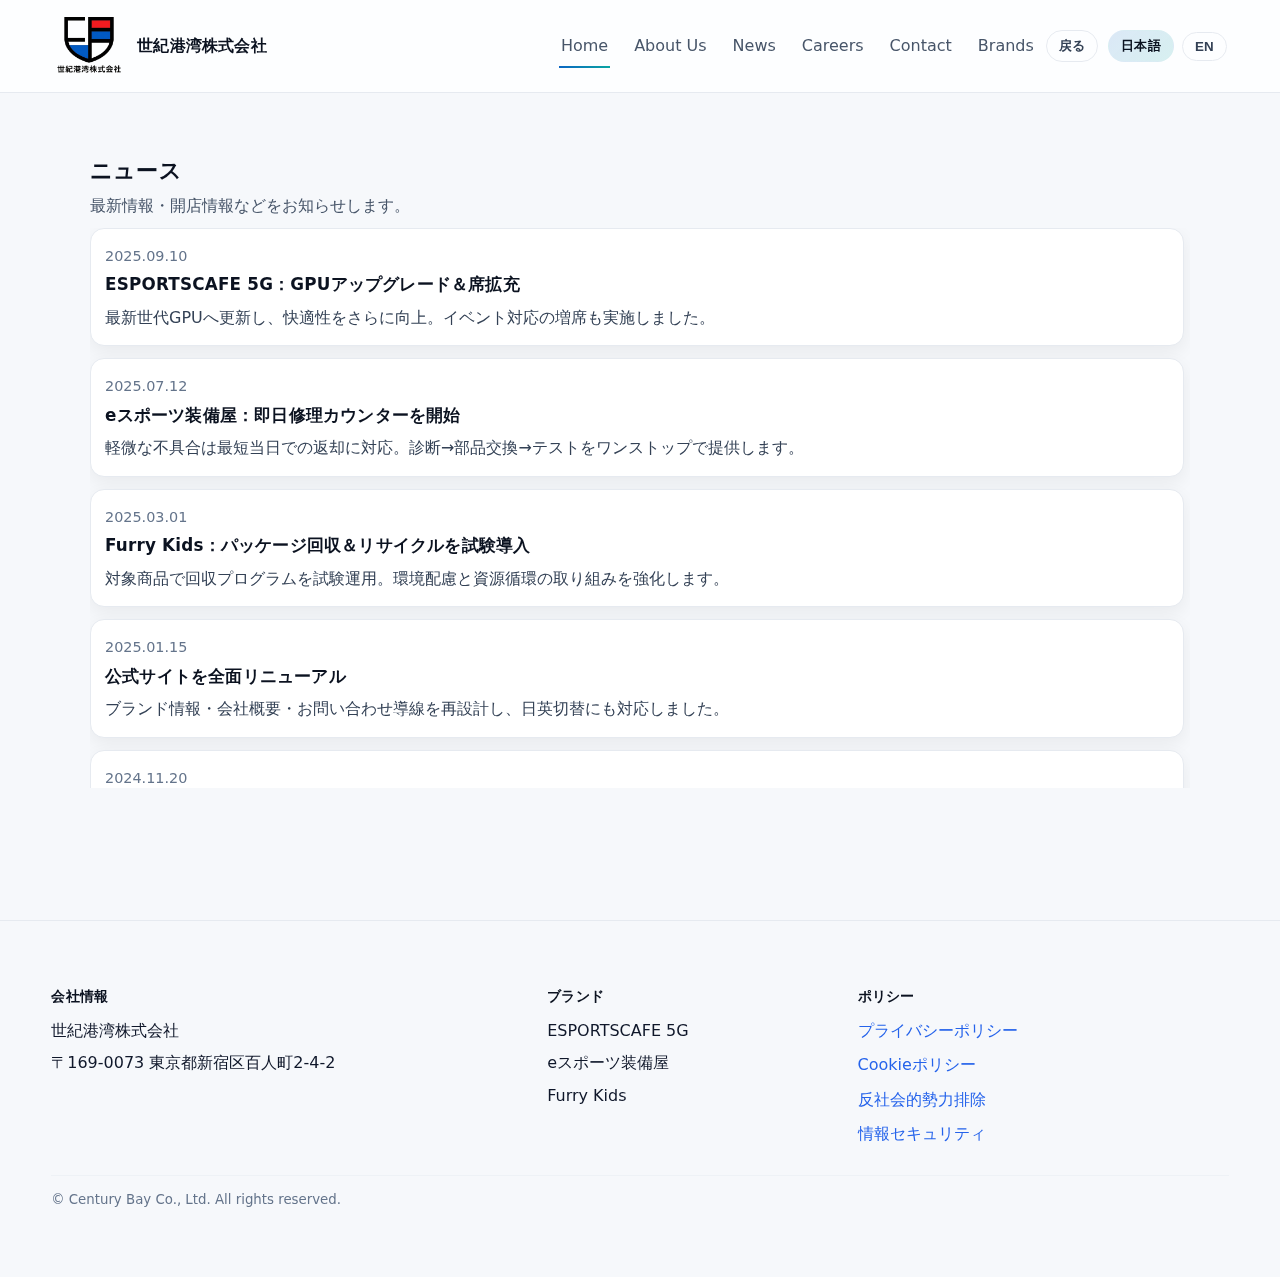
<file: page-2-news.html>
<!DOCTYPE html>

<html lang="ja"><head>
<meta charset="utf-8"/>
<meta content="width=device-width, initial-scale=1, viewport-fit=cover" name="viewport"/>
<title>ニュース / News</title>
<meta content="世紀港湾株式会社（Century Bay Co.Ltd.）公式サイト。ESPORTSCAFE 5G／eスポーツ装備屋／Furry Kids を展開。" name="description"/>
<meta content="世紀港湾株式会社｜Century Bay" property="og:title"/>
<meta content="エンタメ×ライフスタイルのコーポレートサイト。" property="og:description"/>
<meta content="assets/og.svg" property="og:image"/>
<meta content="#0b66c3" name="theme-color"/>
<style>
    :root{--bg:#0b1020;--surface:#0f1424;--ink:#e8edf6;--muted:#a8b2c3;--line:#1b2338;--brand:#0b66c3;--brand2:#0aa5a2;--radius:18px;--shadow:0 16px 48px rgba(0,0,0,.35)}
    @media (prefers-color-scheme: light){:root{--bg:#f6f8fb;--surface:#ffffff;--ink:#0f172a;--muted:#475569;--line:#e6eaf0;--shadow:0 12px 36px rgba(2,6,23,.08)}}
    *{box-sizing:border-box} html,body{margin:0;padding:0;background:var(--bg);color:var(--muted);font-family:system-ui,-apple-system,BlinkMacSystemFont,"Segoe UI","Hiragino Kaku Gothic ProN","Noto Sans JP",sans-serif;line-height:1.65}
    h1,h2,h3{color:var(--ink)} a{color:var(--ink);text-decoration:none}
    .container{width:min(1200px,92%);margin-inline:auto}
    .progress{position:fixed;top:0;left:0;height:3px;width:100%;background:linear-gradient(90deg,var(--brand),var(--brand2));transform-origin:left;transform:scaleX(0);z-index:120}
    header{position:sticky;top:0;z-index:100;background:rgba(255,255,255,.04);backdrop-filter:saturate(140%) blur(12px);border-bottom:1px solid var(--line);transition:box-shadow .3s}
    @media (prefers-color-scheme: light){header{background:rgba(255,255,255,.75)}}
    .nav{display:flex;justify-content:space-between;align-items:center;padding:10px 2px}
    .brand{display:flex;gap:12px;align-items:center}
    .brand img.cb{width:40px;height:40px;border-radius:0;object-fit:cover;box-shadow:0 6px 18px rgba(0,0,0,.2)}
    .title{font-weight:800;color:var(--ink);letter-spacing:.2px}
    .nav-links{display:flex;gap:22px}
    .nav-links a{position:relative;color:var(--muted);padding:6px 2px;transition:color .2s}
    .nav-links a:hover{color:var(--ink)}
    .nav-links a::after{content:"";position:absolute;left:0;right:0;bottom:-6px;height:2px;background:linear-gradient(90deg,var(--brand),var(--brand2));transform:scaleX(0);transform-origin:left;transition:transform .25s}
    .nav-links a:hover::after,.nav-links a[aria-current="page"]::after{transform:scaleX(1)}
    .lang{display:flex;gap:8px}
    .pill{border:1px solid var(--line);border-radius:999px;padding:6px 12px;background:transparent;color:var(--muted);cursor:pointer;transition:transform .12s, color .2s}
    .pill:active{transform:scale(.96)} .pill.active{background:linear-gradient(135deg,rgba(11,102,195,.18),rgba(10,165,162,.18));color:var(--ink);border-color:transparent}

    .hero{position:relative;overflow:hidden}
    .mesh{position:absolute;inset:0;background:
      radial-gradient(1200px 600px at 10% -10%, rgba(11,102,195,.25), transparent 60%),
      radial-gradient(900px 480px at 90% 10%, rgba(10,165,162,.22), transparent 60%),
      radial-gradient(700px 380px at 50% 110%, rgba(147,197,253,.20), transparent 60%);
      filter:blur(20px);animation:meshMove 16s linear infinite;pointer-events:none}
    @keyframes meshMove{0%{transform:translate3d(0,0,0)}50%{transform:translate3d(0,-20px,0)}100%{transform:translate3d(0,0,0)}}
    #stars{position:absolute;inset:0;opacity:.35;mix-blend-mode:screen;pointer-events:none}
    .hero-inner{position:relative;padding:90px 0 56px}
    .hero-grid{display:grid;grid-template-columns:1.1fr .9fr;gap:36px;align-items:center}
    .headline{font-size:clamp(30px,4.6vw,54px);line-height:1.1;margin:0 0 14px}
    .lead{font-size:clamp(16px,2vw,18px);margin:0 0 26px;color:var(--muted)}
    .cta{display:flex;gap:12px;flex-wrap:wrap}
    .btn{position:relative;display:inline-flex;align-items:center;gap:10px;padding:12px 16px;border-radius:14px;border:1px solid var(--line);background:var(--surface);color:var(--ink);box-shadow:var(--shadow);overflow:hidden;will-change:transform}
    .btn.primary{background:linear-gradient(135deg,var(--brand),var(--brand2));color:#fff;border:0;font-weight:700}
    .btn .ripple{position:absolute;border-radius:50%;transform:scale(0);opacity:.22;pointer-events:none;background:transparent;animation:ripple .6s ease-out}
    @keyframes ripple{to{transform:scale(12);opacity:0}}
    .hero-card{background:rgba(255,255,255,.04);border:1px solid var(--line);border-radius:18px;padding:18px;box-shadow:var(--shadow)}

    section{padding:60px 0}
    .section-title{font-size:22px;margin:0 0 12px;color:var(--ink)}

    .quick{display:flex;gap:12px;flex-wrap:wrap;margin:8px 0 18px}
    .chip{position:relative;display:inline-flex;align-items:center;gap:10px;padding:8px 12px;border-radius:999px;border:1px solid var(--line);background:rgba(255,255,255,.04);color:var(--ink);transition:transform .15s, box-shadow .15s}
    .chip::after{content:"↗";transition:transform .2s}
    .chip:hover{transform:translateY(-1px);box-shadow:var(--shadow)} .chip:hover::after{transform:translateX(2px) translateY(-2px)}

    .grid3{display:grid;grid-template-columns:repeat(3,1fr);gap:20px}
    .card{position:relative;border:1px solid var(--line);border-radius:18px;background:var(--surface);box-shadow:var(--shadow);padding:16px;transform-style:preserve-3d;transition:transform .2s ease}
    .card:hover{transform:translateY(-4px)}
    .card a.card-link{position:absolute;inset:0;border-radius:18px;z-index:1}
    .content{position:relative;z-index:2}
    .media{position:relative;border-radius:14px;overflow:hidden;background:#0d1222}
    .media img{display:block;width:100%;height:220px;object-fit:contain;background:transparent;padding:12px}
    .media::before{content:"";position:absolute;inset:0;opacity:.35;pointer-events:none;background-image:radial-gradient(rgba(255,255,255,.12) 1px, transparent 1px);background-size:18px 18px}
    .tone-5g .media{background:linear-gradient(135deg,#1a1a1a,#3a0d0d)} .tone-5g h3{color:#e11d2e}
    .tone-sb .media{background:linear-gradient(135deg,#0b1a3a,#2b1059)} .tone-sb h3{background:linear-gradient(90deg,#60a5fa,#a78bfa);-webkit-background-clip:text;background-clip:text;color:transparent}
    .tone-fk .media{background:linear-gradient(135deg,#0f2d20,#16423c)} .tone-fk h3{color:#34d399}

    .statement{position:relative;border-radius:22px;padding:1px;background:conic-gradient(from 180deg,var(--brand),var(--brand2),var(--brand));box-shadow:var(--shadow);overflow:hidden}
    .statement .in{background:var(--surface);border-radius:21px;padding:22px 20px;position:relative}
    .statement .in::after{content:"";position:absolute;inset:-2px;background:conic-gradient(from 0deg,var(--brand),transparent 40%);filter:blur(18px);opacity:.12;animation:spin 10s linear infinite;pointer-events:none}
    @keyframes spin{to{transform:rotate(360deg)}}
    .accent{display:inline-block;position:relative;padding-bottom:2px}
    .accent::after{content:"";position:absolute;left:0;bottom:-2px;height:2px;width:100%;background:linear-gradient(90deg,var(--brand),var(--brand2));transform:scaleX(0);transform-origin:left;animation:underline .9s .2s ease forwards}
    @keyframes underline{to{transform:scaleX(1)}}
    .stagger>*{opacity:0;transform:translateY(8px);animation:rise .6s ease forwards}
    .stagger>*:nth-child(1){animation-delay:.05s} .stagger>*:nth-child(2){animation-delay:.1s} .stagger>*:nth-child(3){animation-delay:.15s} .stagger>*:nth-child(4){animation-delay:.2s} .stagger>*:nth-child(5){animation-delay:.25s} .stagger>*:nth-child(6){animation-delay:.3s}
    @keyframes rise{to{opacity:1;transform:translateY(0)}}
    .quote{font-size:64px;line-height:.6;background:linear-gradient(135deg,var(--brand),var(--brand2));-webkit-background-clip:text;background-clip:text;color:transparent;filter:drop-shadow(0 6px 20px rgba(11,102,195,.25))}

    .cols{display:grid;grid-template-columns:1.1fr .9fr;gap:22px}
    .list{display:grid;gap:10px}
    .item{display:flex;gap:12px;align-items:flex-start;background:rgba(255,255,255,.04);border:1px solid var(--line);padding:12px;border-radius:12px;opacity:0;transform:translateY(10px);transition:opacity .5s, transform .5s}
    .item.in{opacity:1;transform:translateY(0)}
    .badge{font-size:12px;color:#fff;background:linear-gradient(135deg,var(--brand),var(--brand2));border-radius:999px;padding:2px 10px;font-weight:700}

    .kpis{display:grid;grid-template-columns:repeat(4,1fr);gap:18px}
    .kpi{background:var(--surface);border:1px solid var(--line);border-radius:18px;padding:18px;box-shadow:var(--shadow);text-align:center}
    .kpi .num{font-size:28px;font-weight:800;color:var(--ink)}
    .kpi .cap{color:var(--muted)}

    footer{padding:36px 0;border-top:1px solid var(--line)}
    .fab{position:fixed;right:16px;bottom:16px;width:52px;height:52px;border-radius:999px;display:grid;place-items:center;background:linear-gradient(135deg,var(--brand),var(--brand2));color:#fff;box-shadow:var(--shadow);border:0;cursor:pointer;opacity:0;transform:translateY(10px);transition:opacity .3s, transform .3s}
    .fab.show{opacity:1;transform:translateY(0)}

    .en{display:none} body[data-lang="en"] .jp{display:none} body[data-lang="en"] .en{display:initial}
    @media (prefers-reduced-motion: reduce){.mesh,#stars,.stagger>*{animation:none} .nav-links a::after{display:none}}
    @media (max-width:980px){.grid3{grid-template-columns:1fr}.cols,.hero-grid{grid-template-columns:1fr}.nav-links{display:none}}
  </style>
<style>
/* Language visibility */
.jp{display: block;}
.en{display: none;}
:root[data-lang="en"] .jp{display:none;}
:root[data-lang="en"] .en{display:block;}
</style>
<style>
.big-hero-title{margin:0;font-weight:800;line-height:1.08;
  font-size:clamp(32px,6vw,68px);letter-spacing:.2px;color:var(--ink);}
.section.hero{background:none}
</style>
<style>
/* === Mobile menu additions === */
:root{ --header-h: 64px; --safe-top: env(safe-area-inset-top); }
.menu-btn{ display:inline-flex; margin-left:8px; width:40px; height:40px; border:none; background:transparent;
  flex-direction:column; justify-content:center; align-items:center; gap:4px; }
.menu-btn span{ width:22px; height:2px; background:#0b1220; border-radius:1px; transition:.25s; }
@media (max-width: 980px){
  .nav-links{ display:none; }
  html.menu-open .nav-links{ display:grid; position:fixed; left:0; right:0;
    top: calc(var(--safe-top) + var(--header-h)); z-index: 999;
    padding: 12px; gap: 2px;
    background:#fff; border-bottom:1px solid var(--line);
    box-shadow: 0 20px 40px rgba(2,6,23,.12); }
  .nav-links a{ padding:14px 10px; border-radius:10px; color:inherit; }
  .lang{ margin-left:auto; }
  html.menu-open, html.menu-open body{ overflow:hidden; } /* prevent body scroll */
}
</style><style>
/* Language toggle visibility */
.jp{display:block;}
.en{display:none;}
:root[data-lang="en"] .jp{display:none;}
:root[data-lang="en"] .en{display:block;}
/* Lang pill minimal styles */
.lang{display:flex;gap:8px;align-items:center}
.pill{border:1px solid #e6eaf0;border-radius:999px;padding:6px 12px;font-weight:600;background:transparent;color:#475569;cursor:pointer}
.pill.active{background:linear-gradient(135deg, rgba(11,102,195,.16), rgba(10,165,162,.18));color:#0f172a;border-color:transparent}
</style><style>
/* One-language visibility (reinforced) */
.jp{display:block;}
.en{display:none;}
:root[data-lang="en"] .jp{display:none;}
:root[data-lang="en"] .en{display:block;}
/* Back button style to match pills */
.lang{display:flex;gap:8px;align-items:center}
.pill{border:1px solid #e6eaf0;border-radius:999px;padding:6px 12px;font-weight:600;background:transparent;color:#475569;cursor:pointer}
.pill.active{background:linear-gradient(135deg, rgba(11,102,195,.16), rgba(10,165,162,.18));color:#0f172a;border-color:transparent}
.back-btn{order:-1}
</style><style>
/* === Global Professional Footer === */
.site-footer.pro{margin-top:72px;border-top:1px solid #e6eaf0;background:#fafbfc}
.site-footer .footer-wrap{display:grid;grid-template-columns:2fr 1.2fr 1.6fr;gap:32px;padding:28px 0}
.site-footer .f-h{font-weight:700;color:#0b1220;margin:0 0 10px;font-size:14px;letter-spacing:.3px}
.site-footer .f-col{color:#0f172a}
.site-footer .f-list{list-style:none;margin:0;padding:0;color:#0f172a}
.site-footer .f-list li{margin:6px 0}
.site-footer .f-list.two-col{columns:1}
.site-footer .f-links{display:flex;flex-direction:column;gap:8px;list-style:none;margin:0;padding:0}
.site-footer .f-links a{text-decoration:none;color:#2563eb}
.site-footer .f-links a:hover{text-decoration:underline}
.site-footer .footer-copy{padding:10px 0 28px;color:#64748b;border-top:1px solid #eef2f6}
@media (max-width:980px){
  .site-footer .footer-wrap{grid-template-columns:1fr;gap:18px;padding:20px 0}
  .site-footer .f-list.two-col{columns:1}
}
/* Ensure single-language visibility */
.jp{display:block}
.en{display:none}
:root[data-lang="en"] .jp{display:none}
:root[data-lang="en"] .en{display:block}
</style><style id="pro-theme">
/* ===== Century Bay Business Pro Theme (Overrides) ===== */
/* Typography */
:root{
  --ink:#0b1220; --muted:#475569; --line:#e6eaf0; --bg:#f6f8fb;
  --brand:#0b66c3; --brand2:#0aa5a2; --card:#ffffff; --radius:16px;
  --shadow:0 8px 24px rgba(2,6,23,.06);
}
html,body{font-family: "Segoe UI","Inter","Hiragino Kaku Gothic ProN","Noto Sans JP",system-ui,-apple-system,Roboto,Helvetica,Arial,sans-serif}
h1,h2,h3{color:var(--ink);letter-spacing:.2px}
.section-title,.aboutfacts-title{font-weight:800}
/* Layout containers */
.container{max-width:1200px;margin-inline:auto}
/* Cards */
.card,.news-item,.aboutfacts-card,.tone-5g,.tone-sb,.tone-fk{
  background:var(--card)!important;border:1px solid var(--line)!important;
  border-radius:var(--radius)!important;box-shadow:var(--shadow)!important;transform:none!important
}
.card .media img{border-radius:12px}
/* Buttons */
.btn,.pill,button[type=submit]{
  border-radius:999px;border:1px solid var(--line);background:linear-gradient(90deg,#0b66c3,#0aa5a2);
  color:#fff;font-weight:700;letter-spacing:.2px;box-shadow:none
}
.btn:hover{opacity:.92}
/* Pill (language/back) neutrals */
.pill{background:transparent;border:1px solid var(--line);color:#334155}
.pill.active{background:linear-gradient(135deg, rgba(11,102,195,.14), rgba(10,165,162,.16));color:#0b1220}
/* Links */
a{color:#0b66c3}
a:hover{text-decoration:underline}
/* Header */
header{background:rgba(255,255,255,.82)!important;border-bottom:1px solid var(--line)!important;backdrop-filter:saturate(180%) blur(12px)}
.brand img.cb{width:40px;height:40px;border-radius:0;object-fit:cover;box-shadow:none}
.nav-links a{color:#475569}
.nav-links a:hover{color:#0b1220}
/* Footer */
.site-footer.pro{background:transparent}
.footer-copy{color:#64748b}
/* Reduce special effects */
.mesh,#stars,.stagger>*,.tilt,[data-tilt],.rippleable{animation:none!important;transform:none!important;transition:none!important}
.hero,.section.hero{background:none}
/* News grid spacing */
.news-list{gap:20px}
/* About facts grid tidy */
.aboutfacts-grid{gap:14px}
.aboutfacts-item{padding:10px 12px;border:1px solid var(--line);border-radius:12px;background:transparent}
.aboutfacts-label{font-weight:700;color:#0b1220}
/* Forms */
form input,form textarea,form select{
  border:1px solid #dbe3ec;border-radius:12px;padding:10px 12px;outline:none
}
form input:focus,form textarea:focus,form select:focus{border-color:#0b66c3;box-shadow:0 0 0 3px rgba(11,102,195,.12)}
.form-consent{margin:12px 0 10px;color:#334155;font-size:14px}
/* Single-language visibility (reinforce) */
.jp{display:block}.en{display:none}
:root[data-lang="en"] .jp{display:none}
:root[data-lang="en"] .en{display:block}
/* Remove any rotating/hover tilt on cards */
.card:hover{transform:none}
</style><style>
/* Hero with right-side large logo */
.hero-grid{display:grid;grid-template-columns:1.2fr .8fr;align-items:center;gap:28px;padding:24px 0}
.hero-left{min-width:0}
.hero-right{display:flex;justify-content:flex-end}
.hero-right img[data-role="hero-logo"]{
  max-width:420px;width:100%;height:auto;image-rendering:auto;
  -ms-interpolation-mode: bicubic; /* IE */
}
@media (max-width:980px){
  .hero-grid{grid-template-columns:1fr}
  .hero-right{justify-content:center;margin-top:10px}
  .hero-right img[data-role="hero-logo"]{max-width:320px}
}
</style><style>
/* Centered hero + subtle entrance animation */
.hero-grid{display:grid;grid-template-columns:1.2fr .8fr;align-items:center;gap:28px;padding:36px 0;max-width:1200px;margin:0 auto}
.hero-left{min-width:0}
.hero-right{display:flex;justify-content:flex-end}
.hero-right img[data-role="hero-logo"]{max-width:420px;width:100%;height:auto;image-rendering:auto}
@media (max-width:980px){
  .hero-grid{grid-template-columns:1fr;text-align:center}
  .hero-right{justify-content:center;margin-top:10px}
  .hero-right img[data-role="hero-logo"]{max-width:320px}
}
/* Subtle entrance animation */
@keyframes fadeSlideUp{from{opacity:0;transform:translateY(6px)}to{opacity:1;transform:translateY(0)}}
.fade-in-up{animation:fadeSlideUp 260ms cubic-bezier(.2,.6,.2,1) both}
.fade-in-up.delay-1{animation-delay:80ms}
@media (prefers-reduced-motion: reduce){
  .fade-in-up{animation:none}
}
</style><style>
/* Business cards rich content */
.biz-bullets{margin:8px 0 0;padding:0;list-style:none}
.biz-bullets ul{margin:0;padding-left:18px}
.biz-bullets li{margin:.25rem 0}
.card h3{margin-top:.6rem;margin-bottom:.2rem}
.card p{margin:.2rem 0 .5rem}
</style><style>
.biz-bullets{margin:.4rem 0 .2rem}
.biz-bullets ul{margin:.1rem 0;padding-left:18px}
.biz-bullets li{margin:.22rem 0}
.card p{margin:.35rem 0 .4rem}
</style><style>
.biz-bullets{margin:8px 0 0}
.biz-bullets .jp, .biz-bullets .en{display:block}
.biz-bullets ul{margin:.2rem 0;padding-left:18px}
.biz-bullets li{margin:.2rem 0}
</style><style>
/* Remove bullets in business cards on homepage */
.biz-bullets, .biz-bullets ul { list-style: none !important; margin: 0 !important; padding-left: 0 !important; }
.biz-bullets li { margin: .35rem 0 !important; padding-left: 0 !important; position: relative; }
</style><style>
/* News page local adjustments */
.news-section{max-width:1100px;margin:0 auto}
.news-desc{color:#475569;margin:.25rem 0 .5rem}
.news-scroll{max-height:560px;overflow-y:auto;scroll-behavior:smooth;padding-right:6px}
.news-list{display:flex;flex-direction:column;gap:12px}
.news-card{background:#fff;border:1px solid #e6eaf0;border-radius:14px;padding:14px;box-shadow:0 6px 18px rgba(2,6,23,.06)}
.news-card h3{margin:.15rem 0 .35rem;font-size:1.05rem}
.news-card time{color:#64748b;font-size:.9rem}
.news-card p{margin:.2rem 0 0;color:#334155}
@media (max-width:980px){.news-scroll{max-height:70vh}}
</style><link href="assets/favicons/apple-touch-icon.png" rel="apple-touch-icon" sizes="180x180"/>
<link href="assets/favicons/favicon-32x32.png" rel="icon" sizes="32x32" type="image/png"/>
<link href="assets/favicons/favicon-16x16.png" rel="icon" sizes="16x16" type="image/png"/>
<link color="#0ea5b7" href="assets/favicon.svg" rel="mask-icon"/>
<meta content="#0ea5b7" name="theme-color"/><style>.btn-back.small{margin-right:.5rem;padding:.35rem .6rem;border-radius:12px;border:1px solid rgba(2,6,23,.1);
background:linear-gradient(135deg,#0f66ff1a,#00b3a41a);font-size:.85rem}</style>
<link href="assets/site.clean.css"/><style id="nav-normalize">
/* Nav Normalize: ensure identical menu position across all pages */
header .container.nav{ display:flex; justify-content:space-between; align-items:center; padding:10px 2px; }
header .brand{ display:flex; align-items:center; gap:12px; }
header .brand img.cb{ width:40px; height:40px; object-fit:cover; border-radius:0; }
header .title{ margin:0; line-height:1; display:inline-block; }
header .nav-links{ display:flex; align-items:center; gap:22px; }
header .nav-links a{ display:inline-block; padding:6px 2px; line-height:1.2; }
header .nav-links a::after{ left:0; right:0; bottom:-6px; height:2px; }
</style><style>
/* --- Unified header alignment --- */
.nav { display:flex; align-items:center; }
.nav-right { margin-left:auto; display:flex; align-items:center; gap:10px; }
.nav-links { display:flex; gap:18px; align-items:center; }
.pill.back-btn { order:0; } /* appear before menu */
@media (max-width: 860px) {
  .nav-links { gap:14px; }
}
</style>  <link rel="stylesheet" href="assets/responsive.css"/>
</head><body><div class="progress" id="progress"></div><header class="toolbar">
<div class="container nav">
<div class="brand"><img alt="Century Bay ロゴ" class="cb" src="assets/cb-logo-plain.png" style="background:transparent; box-shadow:none; padding:0; border-radius:0; height:72px; width:auto; background:transparent; box-shadow:none; padding:0; border-radius:0;"/><span class="title"><span class="jp">世紀港湾株式会社</span><span class="en">Century Bay</span></span></div>
<div class="nav-right"><nav class="nav-links" id="navlinks"><a aria-current="page" href="index.html"><span class="jp">Home</span><span class="en">Home</span></a><a href="page-1-about.html">About Us</a><a href="page-2-news.html">News</a><a href="page-3-careers.html">Careers</a><a href="page-4-contact.html">Contact</a><a href="brands.html">Brands</a></nav><button aria-label="戻る" class="pill back-btn" data-role="back" onclick="(function(){try{if(document.referrer &amp;&amp; new URL(document.referrer).origin===location.origin){history.back();}else{location.href='index.html';}}catch(e){location.href='index.html';}})()" type="button">
  戻る
</button><div class="lang" role="group"><button class="pill active" data-lang="jp" data-set-lang="jp">日本語</button><button class="pill" data-lang="en" data-set-lang="en">EN</button></div></div></div>
<style id="lang-visibility-fix">
  /* Default=JP。英文仅当 data-lang="en" 才显示 */
  :root:not([data-lang="en"]) .en { display: none !important; }
  :root:not([data-lang="en"]) .jp { display: initial !important; }

  :root[data-lang="en"] .jp { display: none !important; }
  :root[data-lang="en"] .en { display: initial !important; }

  /* 防止空元素占位 */
  .jp:empty, .en:empty { display: none !important; }
</style>
</header><div class="progress" id="progress"></div><main><section class="news-section"><h2 class="section-title jp">ニュース</h2><h2 class="section-title en">News</h2><p class="news-desc"><span class="jp">最新情報・開店情報などをお知らせします。</span><span class="en">We share the latest updates, opening news and more.</span></p><div class="news-scroll"><div class="news-list"><article class="news-card"><time datetime="2025-09-10">2025.09.10</time><h3><span class="jp">ESPORTSCAFE 5G：GPUアップグレード＆席拡充</span><span class="en">ESPORTSCAFE 5G: GPU Upgrades &amp; More Seats</span></h3><p><span class="jp">最新世代GPUへ更新し、快適性をさらに向上。イベント対応の増席も実施しました。</span><span class="en">Upgraded to the latest‑gen GPUs and increased available seats, improving comfort for events.</span></p></article><article class="news-card"><time datetime="2025-07-12">2025.07.12</time><h3><span class="jp">eスポーツ装備屋：即日修理カウンターを開始</span><span class="en">Esports Equipment Store: Same‑day Repair Counter Launch</span></h3><p><span class="jp">軽微な不具合は最短当日での返却に対応。診断→部品交換→テストをワンストップで提供します。</span><span class="en">Minor issues can now be fixed same‑day. One‑stop flow: diagnostics, parts replacement, and testing.</span></p></article><article class="news-card"><time datetime="2025-03-01">2025.03.01</time><h3><span class="jp">Furry Kids：パッケージ回収＆リサイクルを試験導入</span><span class="en">Furry Kids: Pilot Package‑Return &amp; Recycling Program</span></h3><p><span class="jp">対象商品で回収プログラムを試験運用。環境配慮と資源循環の取り組みを強化します。</span><span class="en">Launched a pilot package‑return program on select products to reinforce sustainability and recycling.</span></p></article><article class="news-card"><time datetime="2025-01-15">2025.01.15</time><h3><span class="jp">公式サイトを全面リニューアル</span><span class="en">Official Website Fully Refreshed</span></h3><p><span class="jp">ブランド情報・会社概要・お問い合わせ導線を再設計し、日英切替にも対応しました。</span><span class="en">We redesigned brand pages, company profile and contact flows, now with a seamless JP/EN toggle.</span></p></article><article class="news-card"><time datetime="2024-11-20">2024.11.20</time><h3><span class="jp">年末チャリティーイベントを開催、寄付先を発表</span><span class="en">Year‑end Charity Event Held, Recipients Announced</span></h3><p><span class="jp">Furry Kidsの寄付活動に連動し、動物保護団体への支援先を公開しました。</span><span class="en">In tandem with Furry Kids donations, announced recipient animal‑welfare organizations.</span></p></article><article class="news-card"><time datetime="2024-07-01">2024.07.01</time><h3><span class="jp">Furry Kids：売上の1％寄付の取り組みで支援先を拡大</span><span class="en">Furry Kids: 1% Donation Program Expands Its Support</span></h3><p><span class="jp">動物保護・福祉活動への寄付枠を拡大し、継続的な支援体制を強化しました。</span><span class="en">We broadened our animal‑welfare donation program (1% of sales) to strengthen ongoing support.</span></p></article><article class="news-card"><time datetime="2023-05-20">2023.05.20</time><h3><span class="jp">ペット用品ブランド「Furry Kids」をローンチ</span><span class="en">Launched Pet‑care Brand “Furry Kids”</span></h3><p><span class="jp">デザイン・品質・安全性にこだわった製品を展開。売上の1％を動物保護活動へ寄付します。</span><span class="en">Introducing products built for design, quality and safety. 1% of sales is donated to animal welfare.</span></p></article><article class="news-card"><time datetime="2022-04-25">2022.04.25</time><h3><span class="jp">情報セキュリティ基本方針を公開</span><span class="en">Published Our Information Security Policy</span></h3><p><span class="jp">お客様データを守るための管理体制とポリシーを整備・公開しました。</span><span class="en">Established and published our governance and policies to protect customer data.</span></p></article><article class="news-card"><time datetime="2021-11-10">2021.11.10</time><h3><span class="jp">「eスポーツ装備屋」販売・修理サービスを拡充</span><span class="en">Expanded ‘Esports Equipment Store’ Sales &amp; Repair Services</span></h3><p><span class="jp">オンラインと店頭の両方で、PC診断・修理・カスタム提案を一気通貫で提供開始。</span><span class="en">We now offer end‑to‑end diagnostics, repairs, and custom PC builds both online and in‑store.</span></p></article><article class="news-card"><time datetime="2019-09-05">2019.09.05</time><h3><span class="jp">体験型施設「ESPORTSCAFE 5G」を開設</span><span class="en">Opened Experience Space “ESPORTSCAFE 5G”</span></h3><p><span class="jp">高性能PCと安定したネットワーク環境を備え、イベントや貸切にも対応します。</span><span class="en">Equipped with high‑spec PCs and a stable network, also available for events and private bookings.</span></p></article><article class="news-card"><time datetime="2018-11-30">2018.11.30</time><h3><span class="jp">eスポーツ体験イベントを共同開催（東京）</span><span class="en">Co‑hosted eSports Experience Event in Tokyo</span></h3><p><span class="jp">常設施設オープンに向けた実証として、週末ポップアップイベントを実施。来場者の満足度と運営ノウハウを蓄積しました。</span><span class="en">As a pilot toward a permanent space, we ran weekend pop‑up events, gathering feedback and operations know‑how.</span></p></article><article class="news-card"><time datetime="2016-08-20">2016.08.20</time><h3><span class="jp">エンタメ事業の本格検討を開始</span><span class="en">Began Full‑scale Study into Entertainment Business</span></h3><p><span class="jp">物流・貿易の経験を活かし、eスポーツ/リテール領域への参入調査をスタート。市場性と設備要件を整理しました。</span><span class="en">Leveraging logistics/trade experience, we explored entry into eSports/retail, outlining market fit and facility needs.</span></p></article><article class="news-card"><time datetime="2014-04-10">2014.04.10</time><h3><span class="jp">ライフスタイル領域での試験販売を開始</span><span class="en">Launched Trial Sales in Lifestyle Category</span></h3><p><span class="jp">小規模ECでゲーミング関連アクセサリーの取り扱いを開始。顧客ニーズと供給体制を検証しました。</span><span class="en">Started small‑scale e‑commerce for gaming accessories to test demand and supply readiness.</span></p></article><article class="news-card"><time datetime="2012-09-15">2012.09.15</time><h3><span class="jp">日中間の物流ソリューションを強化</span><span class="en">Enhanced Cross‑border Logistics Solutions (China–Japan)</span></h3><p><span class="jp">通関・海運フォワーディング体制を拡充し、定温/小口貨物にも対応。品質とリードタイムを改善しました。</span><span class="en">Expanded customs and ocean‑forwarding capabilities, adding cold‑chain and small‑lot handling to improve quality and lead time.</span></p></article><article class="news-card"><time datetime="2010-06-01">2010.06.01</time><h3><span class="jp">日本法人の本格稼働を開始</span><span class="en">Japan Entity Commences Full Operations</span></h3><p><span class="jp">2009年の設立後、東京拠点の業務体制を整備。顧客サポート・パートナー連携を本格化しました。</span><span class="en">Following the 2009 establishment, the Tokyo office scaled up operations and partner support.</span></p></article></div></div></section></main><script>
(function(){
  function getLang(){ try { return localStorage.getItem('site.lang') || 'jp'; } catch(e){ return 'jp'; } }
  function setLang(l){
    document.documentElement.setAttribute('data-lang', l);
    try { localStorage.setItem('site.lang', l); } catch(e){}
  }
  // Initialize once DOM is interactive
  setLang(getLang());
  // Click handlers for any element with data-set-lang
  document.addEventListener('click', function(e){
    var t = e.target.closest('[data-set-lang]');
    if(t){
      e.preventDefault();
      setLang(t.getAttribute('data-set-lang'));
    }
  }, {passive:true});
})();
</script><footer class="site-footer pro">
<div class="container footer-wrap">
<div class="f-col company">
<div class="f-h"> <span class="jp">会社情報</span><span class="en">Company</span> </div>
<ul class="f-list">
<li><span class="jp">世紀港湾株式会社</span><span class="en">Century Bay Co., Ltd.</span></li>
<li><span class="jp">〒169-0073 東京都新宿区百人町2-4-2</span><span class="en">2-4-2 Hyakunincho, Shinjuku-ku, Tokyo 169-0073, Japan</span></li>
</ul>
</div>
<div class="f-col brands">
<div class="f-h"> <span class="jp">ブランド</span><span class="en">Brands</span> </div>
<ul class="f-list">
<li>ESPORTSCAFE 5G</li>
<li>eスポーツ装備屋</li>
<li>Furry Kids</li>
</ul>
</div>
<div class="f-col policies">
<div class="f-h"> <span class="jp">ポリシー</span><span class="en">Policies</span> </div>
<ul class="f-links">
<li><a href="privacy-policy.html"><span class="jp">プライバシーポリシー</span><span class="en">Privacy Policy</span></a></li>
<li><a href="cookie-policy.html"><span class="jp">Cookieポリシー</span><span class="en">Cookie Policy</span></a></li>
<li><a href="antisocial-exclusion.html"><span class="jp">反社会的勢力排除</span><span class="en">Elimination of Anti‑social Forces</span></a></li>
<li><a href="information-security.html"><span class="jp">情報セキュリティ</span><span class="en">Information Security</span></a></li>
</ul>
</div>
</div>
<div class="container footer-copy">
<small>© Century Bay Co., Ltd. All rights reserved.</small>
</div>
</footer><script>
    (function(){
      function goBack(){
        if (window.history && history.length > 1) { history.back(); }
        else { window.location.href = 'index.html'; }
      }
      var bts = document.querySelectorAll('.btn-back, .back-btn, .btn-go-back');
      bts.forEach(function(b){ b.onclick = goBack; b.setAttribute('type','button'); });
    })();
    </script><script>
(function(){
  var btn = document.querySelector('.menu-btn');
  var html = document.documentElement;
  var nav = document.getElementById('navlinks');

  function setHeaderH(){
    var h = document.querySelector('header')?.getBoundingClientRect().height || 64;
    html.style.setProperty('--header-h', h + 'px');
  }
  setHeaderH();
  window.addEventListener('resize', setHeaderH);

  if(btn){
    btn.addEventListener('click', function(e){
      var open = html.classList.toggle('menu-open');
      btn.setAttribute('aria-expanded', open ? 'true' : 'false');
      e.stopPropagation();
    });
  }
  // Close when tapping outside menu
  document.addEventListener('click', function(e){
    if(!html.classList.contains('menu-open')) return;
    if(!e.target.closest('#navlinks') && !e.target.closest('.menu-btn')){
      html.classList.remove('menu-open');
      if(btn) btn.setAttribute('aria-expanded','false');
    }
  });
  // Close on ESC
  document.addEventListener('keydown', function(e){
    if(e.key === 'Escape'){ html.classList.remove('menu-open'); if(btn) btn.setAttribute('aria-expanded','false'); }
  });
})();
</script></body></html>
</file>
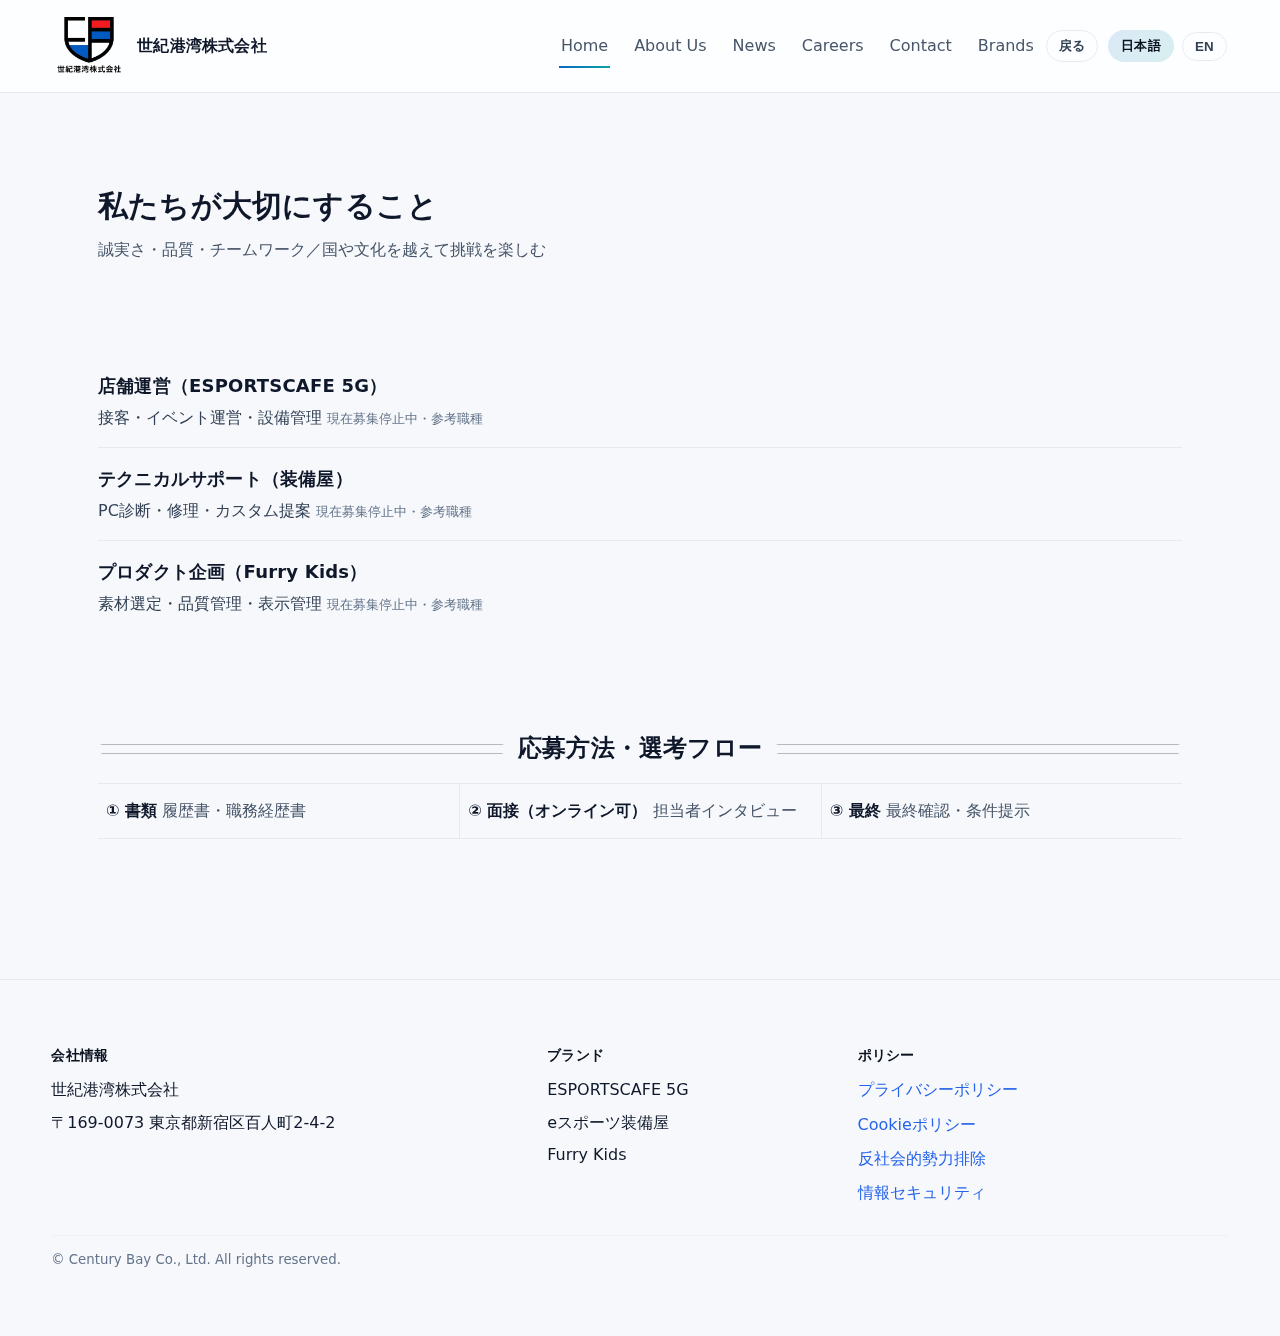
<file: page-3-careers.html>
<!DOCTYPE html>

<html><head>
<meta charset="utf-8"/>
<meta content="width=device-width, initial-scale=1, viewport-fit=cover" name="viewport"/>
<title>世紀港湾株式会社｜Century Bay Co., Ltd.</title>
<meta content="世紀港湾株式会社（Century Bay Co.Ltd.）公式サイト。ESPORTSCAFE 5G／eスポーツ装備屋／Furry Kids を展開。" name="description"/>
<meta content="世紀港湾株式会社｜Century Bay" property="og:title"/>
<meta content="エンタメ×ライフスタイルのコーポレートサイト。" property="og:description"/>
<meta content="assets/og.svg" property="og:image"/>
<meta content="#0b66c3" name="theme-color"/>
<style>
    :root{--bg:#0b1020;--surface:#0f1424;--ink:#e8edf6;--muted:#a8b2c3;--line:#1b2338;--brand:#0b66c3;--brand2:#0aa5a2;--radius:18px;--shadow:0 16px 48px rgba(0,0,0,.35)}
    @media (prefers-color-scheme: light){:root{--bg:#f6f8fb;--surface:#ffffff;--ink:#0f172a;--muted:#475569;--line:#e6eaf0;--shadow:0 12px 36px rgba(2,6,23,.08)}}
    *{box-sizing:border-box} html,body{margin:0;padding:0;background:var(--bg);color:var(--muted);font-family:system-ui,-apple-system,BlinkMacSystemFont,"Segoe UI","Hiragino Kaku Gothic ProN","Noto Sans JP",sans-serif;line-height:1.65}
    h1,h2,h3{color:var(--ink)} a{color:var(--ink);text-decoration:none}
    .container{width:min(1200px,92%);margin-inline:auto}
    .progress{position:fixed;top:0;left:0;height:3px;width:100%;background:linear-gradient(90deg,var(--brand),var(--brand2));transform-origin:left;transform:scaleX(0);z-index:120}
    header{position:sticky;top:0;z-index:100;background:rgba(255,255,255,.04);backdrop-filter:saturate(140%) blur(12px);border-bottom:1px solid var(--line);transition:box-shadow .3s}
    @media (prefers-color-scheme: light){header{background:rgba(255,255,255,.75)}}
    .nav{display:flex;justify-content:space-between;align-items:center;padding:10px 2px}
    .brand{display:flex;gap:12px;align-items:center}
    .brand img.cb{width:40px;height:40px;border-radius:0;object-fit:cover;box-shadow:0 6px 18px rgba(0,0,0,.2)}
    .title{font-weight:800;color:var(--ink);letter-spacing:.2px}
    .nav-links{display:flex;gap:22px}
    .nav-links a{position:relative;color:var(--muted);padding:6px 2px;transition:color .2s}
    .nav-links a:hover{color:var(--ink)}
    .nav-links a::after{content:"";position:absolute;left:0;right:0;bottom:-6px;height:2px;background:linear-gradient(90deg,var(--brand),var(--brand2));transform:scaleX(0);transform-origin:left;transition:transform .25s}
    .nav-links a:hover::after,.nav-links a[aria-current="page"]::after{transform:scaleX(1)}
    .lang{display:flex;gap:8px}
    .pill{border:1px solid var(--line);border-radius:999px;padding:6px 12px;background:transparent;color:var(--muted);cursor:pointer;transition:transform .12s, color .2s}
    .pill:active{transform:scale(.96)} .pill.active{background:linear-gradient(135deg,rgba(11,102,195,.18),rgba(10,165,162,.18));color:var(--ink);border-color:transparent}

    .hero{position:relative;overflow:hidden}
    .mesh{position:absolute;inset:0;background:
      radial-gradient(1200px 600px at 10% -10%, rgba(11,102,195,.25), transparent 60%),
      radial-gradient(900px 480px at 90% 10%, rgba(10,165,162,.22), transparent 60%),
      radial-gradient(700px 380px at 50% 110%, rgba(147,197,253,.20), transparent 60%);
      filter:blur(20px);animation:meshMove 16s linear infinite;pointer-events:none}
    @keyframes meshMove{0%{transform:translate3d(0,0,0)}50%{transform:translate3d(0,-20px,0)}100%{transform:translate3d(0,0,0)}}
    #stars{position:absolute;inset:0;opacity:.35;mix-blend-mode:screen;pointer-events:none}
    .hero-inner{position:relative;padding:90px 0 56px}
    .hero-grid{display:grid;grid-template-columns:1.1fr .9fr;gap:36px;align-items:center}
    .headline{font-size:clamp(30px,4.6vw,54px);line-height:1.1;margin:0 0 14px}
    .lead{font-size:clamp(16px,2vw,18px);margin:0 0 26px;color:var(--muted)}
    .cta{display:flex;gap:12px;flex-wrap:wrap}
    .btn{position:relative;display:inline-flex;align-items:center;gap:10px;padding:12px 16px;border-radius:14px;border:1px solid var(--line);background:var(--surface);color:var(--ink);box-shadow:var(--shadow);overflow:hidden;will-change:transform}
    .btn.primary{background:linear-gradient(135deg,var(--brand),var(--brand2));color:#fff;border:0;font-weight:700}
    .btn .ripple{position:absolute;border-radius:50%;transform:scale(0);opacity:.22;pointer-events:none;background:transparent;animation:ripple .6s ease-out}
    @keyframes ripple{to{transform:scale(12);opacity:0}}
    .hero-card{background:rgba(255,255,255,.04);border:1px solid var(--line);border-radius:18px;padding:18px;box-shadow:var(--shadow)}

    section{padding:60px 0}
    .section-title{font-size:22px;margin:0 0 12px;color:var(--ink)}

    .quick{display:flex;gap:12px;flex-wrap:wrap;margin:8px 0 18px}
    .chip{position:relative;display:inline-flex;align-items:center;gap:10px;padding:8px 12px;border-radius:999px;border:1px solid var(--line);background:rgba(255,255,255,.04);color:var(--ink);transition:transform .15s, box-shadow .15s}
    .chip::after{content:"↗";transition:transform .2s}
    .chip:hover{transform:translateY(-1px);box-shadow:var(--shadow)} .chip:hover::after{transform:translateX(2px) translateY(-2px)}

    .grid3{display:grid;grid-template-columns:repeat(3,1fr);gap:20px}
    .card{position:relative;border:1px solid var(--line);border-radius:18px;background:var(--surface);box-shadow:var(--shadow);padding:16px;transform-style:preserve-3d;transition:transform .2s ease}
    .card:hover{transform:translateY(-4px)}
    .card a.card-link{position:absolute;inset:0;border-radius:18px;z-index:1}
    .content{position:relative;z-index:2}
    .media{position:relative;border-radius:14px;overflow:hidden;background:#0d1222}
    .media img{display:block;width:100%;height:220px;object-fit:contain;background:transparent;padding:12px}
    .media::before{content:"";position:absolute;inset:0;opacity:.35;pointer-events:none;background-image:radial-gradient(rgba(255,255,255,.12) 1px, transparent 1px);background-size:18px 18px}
    .tone-5g .media{background:linear-gradient(135deg,#1a1a1a,#3a0d0d)} .tone-5g h3{color:#e11d2e}
    .tone-sb .media{background:linear-gradient(135deg,#0b1a3a,#2b1059)} .tone-sb h3{background:linear-gradient(90deg,#60a5fa,#a78bfa);-webkit-background-clip:text;background-clip:text;color:transparent}
    .tone-fk .media{background:linear-gradient(135deg,#0f2d20,#16423c)} .tone-fk h3{color:#34d399}

    .statement{position:relative;border-radius:22px;padding:1px;background:conic-gradient(from 180deg,var(--brand),var(--brand2),var(--brand));box-shadow:var(--shadow);overflow:hidden}
    .statement .in{background:var(--surface);border-radius:21px;padding:22px 20px;position:relative}
    .statement .in::after{content:"";position:absolute;inset:-2px;background:conic-gradient(from 0deg,var(--brand),transparent 40%);filter:blur(18px);opacity:.12;animation:spin 10s linear infinite;pointer-events:none}
    @keyframes spin{to{transform:rotate(360deg)}}
    .accent{display:inline-block;position:relative;padding-bottom:2px}
    .accent::after{content:"";position:absolute;left:0;bottom:-2px;height:2px;width:100%;background:linear-gradient(90deg,var(--brand),var(--brand2));transform:scaleX(0);transform-origin:left;animation:underline .9s .2s ease forwards}
    @keyframes underline{to{transform:scaleX(1)}}
    .stagger>*{opacity:0;transform:translateY(8px);animation:rise .6s ease forwards}
    .stagger>*:nth-child(1){animation-delay:.05s} .stagger>*:nth-child(2){animation-delay:.1s} .stagger>*:nth-child(3){animation-delay:.15s} .stagger>*:nth-child(4){animation-delay:.2s} .stagger>*:nth-child(5){animation-delay:.25s} .stagger>*:nth-child(6){animation-delay:.3s}
    @keyframes rise{to{opacity:1;transform:translateY(0)}}
    .quote{font-size:64px;line-height:.6;background:linear-gradient(135deg,var(--brand),var(--brand2));-webkit-background-clip:text;background-clip:text;color:transparent;filter:drop-shadow(0 6px 20px rgba(11,102,195,.25))}

    .cols{display:grid;grid-template-columns:1.1fr .9fr;gap:22px}
    .list{display:grid;gap:10px}
    .item{display:flex;gap:12px;align-items:flex-start;background:rgba(255,255,255,.04);border:1px solid var(--line);padding:12px;border-radius:12px;opacity:0;transform:translateY(10px);transition:opacity .5s, transform .5s}
    .item.in{opacity:1;transform:translateY(0)}
    .badge{font-size:12px;color:#fff;background:linear-gradient(135deg,var(--brand),var(--brand2));border-radius:999px;padding:2px 10px;font-weight:700}

    .kpis{display:grid;grid-template-columns:repeat(4,1fr);gap:18px}
    .kpi{background:var(--surface);border:1px solid var(--line);border-radius:18px;padding:18px;box-shadow:var(--shadow);text-align:center}
    .kpi .num{font-size:28px;font-weight:800;color:var(--ink)}
    .kpi .cap{color:var(--muted)}

    footer{padding:36px 0;border-top:1px solid var(--line)}
    .fab{position:fixed;right:16px;bottom:16px;width:52px;height:52px;border-radius:999px;display:grid;place-items:center;background:linear-gradient(135deg,var(--brand),var(--brand2));color:#fff;box-shadow:var(--shadow);border:0;cursor:pointer;opacity:0;transform:translateY(10px);transition:opacity .3s, transform .3s}
    .fab.show{opacity:1;transform:translateY(0)}

    .en{display:none} body[data-lang="en"] .jp{display:none} body[data-lang="en"] .en{display:initial}
    @media (prefers-reduced-motion: reduce){.mesh,#stars,.stagger>*{animation:none} .nav-links a::after{display:none}}
    @media (max-width:980px){.grid3{grid-template-columns:1fr}.cols,.hero-grid{grid-template-columns:1fr}.nav-links{display:none}}
  </style>
<style>
/* Language visibility */
.jp{display: block;}
.en{display: none;}
:root[data-lang="en"] .jp{display:none;}
:root[data-lang="en"] .en{display:block;}
</style>
<style>
/* === Mobile menu additions === */
:root{ --header-h: 64px; --safe-top: env(safe-area-inset-top); }
.menu-btn{ display:inline-flex; margin-left:8px; width:40px; height:40px; border:none; background:transparent;
  flex-direction:column; justify-content:center; align-items:center; gap:4px; }
.menu-btn span{ width:22px; height:2px; background:#0b1220; border-radius:1px; transition:.25s; }
@media (max-width: 980px){
  .nav-links{ display:none; }
  html.menu-open .nav-links{ display:grid; position:fixed; left:0; right:0;
    top: calc(var(--safe-top) + var(--header-h)); z-index: 999;
    padding: 12px; gap: 2px;
    background:#fff; border-bottom:1px solid var(--line);
    box-shadow: 0 20px 40px rgba(2,6,23,.12); }
  .nav-links a{ padding:14px 10px; border-radius:10px; color:inherit; }
  .lang{ margin-left:auto; }
  html.menu-open, html.menu-open body{ overflow:hidden; } /* prevent body scroll */
}
</style><style>
/* Language toggle visibility */
.jp{display:block;}
.en{display:none;}
:root[data-lang="en"] .jp{display:none;}
:root[data-lang="en"] .en{display:block;}
/* Lang pill minimal styles */
.lang{display:flex;gap:8px;align-items:center}
.pill{border:1px solid #e6eaf0;border-radius:999px;padding:6px 12px;font-weight:600;background:transparent;color:#475569;cursor:pointer}
.pill.active{background:linear-gradient(135deg, rgba(11,102,195,.16), rgba(10,165,162,.18));color:#0f172a;border-color:transparent}
</style><style>
/* One-language visibility (reinforced) */
.jp{display:block;}
.en{display:none;}
:root[data-lang="en"] .jp{display:none;}
:root[data-lang="en"] .en{display:block;}
/* Back button style to match pills */
.lang{display:flex;gap:8px;align-items:center}
.pill{border:1px solid #e6eaf0;border-radius:999px;padding:6px 12px;font-weight:600;background:transparent;color:#475569;cursor:pointer}
.pill.active{background:linear-gradient(135deg, rgba(11,102,195,.16), rgba(10,165,162,.18));color:#0f172a;border-color:transparent}
.back-btn{order:-1}
</style><style>
/* === Global Professional Footer === */
.site-footer.pro{margin-top:72px;border-top:1px solid #e6eaf0;background:#fafbfc}
.site-footer .footer-wrap{display:grid;grid-template-columns:2fr 1.2fr 1.6fr;gap:32px;padding:28px 0}
.site-footer .f-h{font-weight:700;color:#0b1220;margin:0 0 10px;font-size:14px;letter-spacing:.3px}
.site-footer .f-col{color:#0f172a}
.site-footer .f-list{list-style:none;margin:0;padding:0;color:#0f172a}
.site-footer .f-list li{margin:6px 0}
.site-footer .f-list.two-col{columns:1}
.site-footer .f-links{display:flex;flex-direction:column;gap:8px;list-style:none;margin:0;padding:0}
.site-footer .f-links a{text-decoration:none;color:#2563eb}
.site-footer .f-links a:hover{text-decoration:underline}
.site-footer .footer-copy{padding:10px 0 28px;color:#64748b;border-top:1px solid #eef2f6}
@media (max-width:980px){
  .site-footer .footer-wrap{grid-template-columns:1fr;gap:18px;padding:20px 0}
  .site-footer .f-list.two-col{columns:1}
}
/* Ensure single-language visibility */
.jp{display:block}
.en{display:none}
:root[data-lang="en"] .jp{display:none}
:root[data-lang="en"] .en{display:block}
</style><style id="pro-theme">
/* ===== Century Bay Business Pro Theme (Overrides) ===== */
/* Typography */
:root{
  --ink:#0b1220; --muted:#475569; --line:#e6eaf0; --bg:#f6f8fb;
  --brand:#0b66c3; --brand2:#0aa5a2; --card:#ffffff; --radius:16px;
  --shadow:0 8px 24px rgba(2,6,23,.06);
}
html,body{font-family: "Segoe UI","Inter","Hiragino Kaku Gothic ProN","Noto Sans JP",system-ui,-apple-system,Roboto,Helvetica,Arial,sans-serif}
h1,h2,h3{color:var(--ink);letter-spacing:.2px}
.section-title,.aboutfacts-title{font-weight:800}
/* Layout containers */
.container{max-width:1200px;margin-inline:auto}
/* Cards */
.card,.news-item,.aboutfacts-card,.tone-5g,.tone-sb,.tone-fk{
  background:var(--card)!important;border:1px solid var(--line)!important;
  border-radius:var(--radius)!important;box-shadow:var(--shadow)!important;transform:none!important
}
.card .media img{border-radius:12px}
/* Buttons */
.btn,.pill,button[type=submit]{
  border-radius:999px;border:1px solid var(--line);background:linear-gradient(90deg,#0b66c3,#0aa5a2);
  color:#fff;font-weight:700;letter-spacing:.2px;box-shadow:none
}
.btn:hover{opacity:.92}
/* Pill (language/back) neutrals */
.pill{background:transparent;border:1px solid var(--line);color:#334155}
.pill.active{background:linear-gradient(135deg, rgba(11,102,195,.14), rgba(10,165,162,.16));color:#0b1220}
/* Links */
a{color:#0b66c3}
a:hover{text-decoration:underline}
/* Header */
header{background:rgba(255,255,255,.82)!important;border-bottom:1px solid var(--line)!important;backdrop-filter:saturate(180%) blur(12px)}
.brand img.cb{width:40px;height:40px;border-radius:0;object-fit:cover;box-shadow:none}
.nav-links a{color:#475569}
.nav-links a:hover{color:#0b1220}
/* Footer */
.site-footer.pro{background:transparent}
.footer-copy{color:#64748b}
/* Reduce special effects */
.mesh,#stars,.stagger>*,.tilt,[data-tilt],.rippleable{animation:none!important;transform:none!important;transition:none!important}
.hero,.section.hero{background:none}
/* News grid spacing */
.news-list{gap:20px}
/* About facts grid tidy */
.aboutfacts-grid{gap:14px}
.aboutfacts-item{padding:10px 12px;border:1px solid var(--line);border-radius:12px;background:transparent}
.aboutfacts-label{font-weight:700;color:#0b1220}
/* Forms */
form input,form textarea,form select{
  border:1px solid #dbe3ec;border-radius:12px;padding:10px 12px;outline:none
}
form input:focus,form textarea:focus,form select:focus{border-color:#0b66c3;box-shadow:0 0 0 3px rgba(11,102,195,.12)}
.form-consent{margin:12px 0 10px;color:#334155;font-size:14px}
/* Single-language visibility (reinforce) */
.jp{display:block}.en{display:none}
:root[data-lang="en"] .jp{display:none}
:root[data-lang="en"] .en{display:block}
/* Remove any rotating/hover tilt on cards */
.card:hover{transform:none}
</style><style>
/* Unified Careers */
.careers-unified{background:#fff;border:1px solid #e6eaf0;border-radius:18px;box-shadow:0 8px 24px rgba(2,6,23,.06);padding:18px 18px 10px;max-width:1100px;margin:0 auto}
.careers-unified .lead{color:#475569;margin:.2rem 0 1rem}
.cu-grid{display:grid;grid-template-columns:repeat(3,minmax(0,1fr));gap:14px;margin:8px 0 10px}
.cu-col{border:1px solid #eef2f7;border-radius:12px;padding:12px;background:#fafcff}
.cu-col h3{margin:.1rem 0 .25rem;font-size:1.05rem}
.cu-col ul{margin:.2rem 0 .6rem;padding-left:1.1rem}
.cu-full{border-top:1px dashed #e6eaf0;margin-top:10px;padding-top:10px}
@media (max-width:980px){.cu-grid{grid-template-columns:1fr}.careers-unified{max-width:92%}}
/* Language visibility (JP default) */
:root:not([data-lang="en"]) .en{display:none!important}
:root[data-lang="en"] .jp{display:none!important}
</style><style>
/* Careers unified, aligned with Company Profile look */
.careers-unified{max-width:1100px;margin:0 auto}
.card-like{background:#fff;border:1px solid #e6eaf0;border-radius:18px;box-shadow:0 8px 24px rgba(2,6,23,.06);padding:18px;margin:14px 0}
.card-like h3,.card-like h4{margin:.2rem 0 .5rem}
.cu-values ul{margin:.2rem 0 .4rem;padding-left:1.2rem}
.cu-roles .cu-grid{display:grid;grid-template-columns:repeat(3,minmax(0,1fr));gap:14px}
.cu-roles .cu-col{border:1px solid #eef2f7;border-radius:12px;padding:12px;background:#fafcff}
.cu-col ul{margin:.2rem 0 .4rem;padding-left:1.1rem}
@media (max-width:980px){.cu-roles .cu-grid{grid-template-columns:1fr}.careers-unified{max-width:92%}}

/* Language visibility: JP default */
:root:not([data-lang="en"]) .en{display:none!important}
:root[data-lang="en"] .jp{display:none!important}
</style><style>
/* Remove bullets in Careers lists */
.cu-values ul,
.cu-col ul { list-style: none !important; padding-left: 0 !important; margin-left: 0 !important; }
.cu-values li,
.cu-col li { padding-left: 0 !important; margin: .35rem 0 !important; }
</style><style>
/* Single unified careers card */
.careers-card{max-width:1100px;margin:0 auto;background:#fff;border:1px solid #e6eaf0;
  border-radius:18px;box-shadow:0 10px 28px rgba(2,6,23,.08);padding:18px 18px}
.careers-card > *:first-child{margin-top:0}
.cu-divider{border:0;border-top:1px dashed #e6eaf0;margin:12px 0}

/* Inner blocks */
.cu-values h3,.cu-roles h4,#apply-flow h3,#diversity h3{margin:.2rem 0 .5rem}
.cu-values ul,.cu-roles .cu-col ul{list-style:none;padding-left:0;margin:.35rem 0}
.cu-roles .cu-grid{display:grid;grid-template-columns:repeat(3,minmax(0,1fr));gap:14px}
.cu-roles .cu-col{background:#fafcff;border:1px solid #eef2f7;border-radius:12px;padding:12px}
@media (max-width:980px){.cu-roles .cu-grid{grid-template-columns:1fr}.careers-card{max-width:92%}}

/* Language visibility (JP default) */
:root:not([data-lang="en"]) .en{display:none!important}
:root[data-lang="en"] .jp{display:none!important}
</style><link href="assets/favicons/apple-touch-icon.png" rel="apple-touch-icon" sizes="180x180"/>
<link href="assets/favicons/favicon-32x32.png" rel="icon" sizes="32x32" type="image/png"/>
<link href="assets/favicons/favicon-16x16.png" rel="icon" sizes="16x16" type="image/png"/>
<link color="#0ea5b7" href="assets/favicon.svg" rel="mask-icon"/>
<meta content="#0ea5b7" name="theme-color"/>
<link href="assets/site.clean.css"/><style id="nav-normalize">
/* Nav Normalize: ensure identical menu position across all pages */
header .container.nav{ display:flex; justify-content:space-between; align-items:center; padding:10px 2px; }
header .brand{ display:flex; align-items:center; gap:12px; }
header .brand img.cb{ width:40px; height:40px; object-fit:cover; border-radius:0; }
header .title{ margin:0; line-height:1; display:inline-block; }
header .nav-links{ display:flex; align-items:center; gap:22px; }
header .nav-links a{ display:inline-block; padding:6px 2px; line-height:1.2; }
header .nav-links a::after{ left:0; right:0; bottom:-6px; height:2px; }
</style><style>
/* --- Unified header alignment --- */
.nav { display:flex; align-items:center; }
.nav-right { margin-left:auto; display:flex; align-items:center; gap:10px; }
.nav-links { display:flex; gap:18px; align-items:center; }
.pill.back-btn { order:0; } /* appear before menu */
@media (max-width: 860px) {
  .nav-links { gap:14px; }
}
</style>


<style>
/* === Careers • Unified Seamless (no boxes) === */
:root{ --ink:#0f172a; --muted:#475569; --line:#e6eaf0; }

.careers-wrap{max-width:1120px;margin:28px auto 80px;padding:0 18px}
.careers-hero{margin:8px 0 24px}
.careers-hero h2{margin:0 0 6px;font-size:clamp(22px,2.6vw,30px);font-weight:800;color:var(--ink)}
.careers-hero p{margin:0;color:var(--muted)}

/* overall band */
.careers-band{position:relative;padding:8px 0 6px}
.careers-band::before{
  content:""; position:absolute; inset:-10px -24px -8px;
  background:
    radial-gradient(1200px 280px at 15% 20%, rgba(11,102,195,.06), transparent 60%),
    radial-gradient(1000px 240px at 85% 10%, rgba(10,165,162,.05), transparent 65%);
  pointer-events:none; filter: blur(8px);
}

/* roles as unified list rows (no boxes) */
.roles{display:grid;grid-template-columns:1fr; gap:0}
.role{display:grid; grid-template-columns: 1fr; align-items:start; padding:16px 0;}
.role + .role{ border-top:1px solid var(--line); }


.role h3{margin:0 0 4px; font-size:18px; color:var(--ink); font-weight:800}
.role p{margin:0; color:#334155}
.role .meta{margin-top:2px; font-size:13px; color:#64748b}

/* section heading with stretch hairlines (no frames) */
.section-head{display:flex;align-items:center;gap:.75rem;margin:30px 0 14px;color:var(--ink)}
.section-head .bar{height:10px;flex:1;border-radius:999px;opacity:.28;background:
  linear-gradient(currentColor,currentColor) top left/100% 1px no-repeat,
  linear-gradient(currentColor,currentColor) bottom left/100% 1px no-repeat}
.section-head h3{margin:0;font-size:clamp(20px,2.3vw,24px);font-weight:800}

/* steps as seamless list */
.steps{display:grid;grid-template-columns:repeat(3,minmax(0,1fr));gap:0;border-top:1px solid var(--line)}
.step{padding:14px 8px;border-bottom:1px solid var(--line)}
.step + .step{border-left:1px solid var(--line)}
.step strong{display:block;margin-bottom:4px;color:var(--ink)}
.badges{display:flex;flex-wrap:wrap;gap:8px;margin-top:12px}
.badge{border-radius:999px;border:1px solid #e2e8f0;padding:6px 10px;font-size:12px;color:#475569;background:#fff}

@media (max-width:900px){
  .steps{grid-template-columns:1fr}
  .step + .step{border-left:none}
}
</style>


<style>
/* override: remove colored band; keep pure background */
.careers-band::before{ content:none !important; display:none !important; background:none !important; }
</style>

  <link rel="stylesheet" href="assets/responsive.css"/>
</head><body><div class="progress" id="progress"></div><header class="toolbar cb-fixed">
<div class="container nav">
<div class="brand"><img alt="Century Bay ロゴ" class="cb" src="assets/cb-logo-plain.png" style="background:transparent; box-shadow:none; padding:0; border-radius:0; height:72px; width:auto; background:transparent; box-shadow:none; padding:0; border-radius:0;"/><span class="title"><span class="jp">世紀港湾株式会社</span><span class="en">Century Bay</span></span></div>
<div class="nav-right"><nav class="nav-links" id="navlinks"><a aria-current="page" href="index.html"><span class="jp">Home</span><span class="en">Home</span></a><a href="page-1-about.html">About Us</a><a href="page-2-news.html">News</a><a href="page-3-careers.html">Careers</a><a href="page-4-contact.html">Contact</a><a href="brands.html">Brands</a></nav><button aria-label="戻る" class="pill back-btn" data-role="back" onclick="(function(){try{if(document.referrer &amp;&amp; new URL(document.referrer).origin===location.origin){history.back();}else{location.href='index.html';}}catch(e){location.href='index.html';}})()" type="button">
  戻る
</button><div class="lang" role="group"><button class="pill active" data-lang="jp" data-set-lang="jp">日本語</button><button class="pill" data-lang="en" data-set-lang="en">EN</button></div></div></div>
<style id="lang-visibility-fix">
  /* Default=JP。英文仅当 data-lang="en" 才显示 */
  :root:not([data-lang="en"]) .en { display: none !important; }
  :root:not([data-lang="en"]) .jp { display: initial !important; }

  :root[data-lang="en"] .jp { display: none !important; }
  :root[data-lang="en"] .en { display: initial !important; }

  /* 防止空元素占位 */
  .jp:empty, .en:empty { display: none !important; }
</style>
</header><main>
<div class="careers-wrap">

  <section class="careers-hero">
    <h2><span class="jp">私たちが大切にすること</span><span class="en">What We Value</span></h2>
    <p><span class="jp">誠実さ・品質・チームワーク／国や文化を越えて挑戦を楽しむ</span>
       <span class="en">Integrity, Quality, Teamwork / Enjoy challenges across cultures</span></p>
  </section>

  <section class="careers-band">
    <div class="roles">

      <div class="role">
        <div>
          <h3><span class="jp">店舗運営（ESPORTSCAFE 5G）</span><span class="en">Operations (ESPORTSCAFE 5G)</span></h3>
          <p class="jp">接客・イベント運営・設備管理</p>
          <p class="en">Customer service, events, facility</p>
          <div class="meta jp">現在募集停止中・参考職種</div>
          <div class="meta en">Currently on hold (sample roles)</div>
        </div>
      </div>

      <div class="role">
        <div>
          <h3><span class="jp">テクニカルサポート（装備屋）</span><span class="en">Technical Support (Retail)</span></h3>
          <p class="jp">PC診断・修理・カスタム提案</p>
          <p class="en">Diagnostics, repair, custom builds</p>
          <div class="meta jp">現在募集停止中・参考職種</div>
          <div class="meta en">Currently on hold (sample roles)</div>
        </div>
      </div>

      <div class="role">
        <div>
          <h3><span class="jp">プロダクト企画（Furry Kids）</span><span class="en">Product Planning (Furry Kids)</span></h3>
          <p class="jp">素材選定・品質管理・表示管理</p>
          <p class="en">Material selection, QA, labeling</p>
          <div class="meta jp">現在募集停止中・参考職種</div>
          <div class="meta en">Currently on hold (sample roles)</div>
        </div>
      </div>

    </div>
  </section>

  <section>
    <div class="section-head">
      <div class="bar"></div>
      <h3><span class="jp">応募方法・選考フロー</span><span class="en">Application & Selection</span></h3>
      <div class="bar"></div>
    </div>
    <div class="steps">
      <div class="step">
        <strong class="jp">① 書類</strong><strong class="en">1) Docs</strong>
        <div class="jp">履歴書・職務経歴書</div><div class="en">Resume & history</div>
      </div>
      <div class="step">
        <strong class="jp">② 面接（オンライン可）</strong><strong class="en">2) Interview (Online OK)</strong>
        <div class="jp">担当者インタビュー</div><div class="en">Interview with team</div>
      </div>
      <div class="step">
        <strong class="jp">③ 最終</strong><strong class="en">3) Final</strong>
        <div class="jp">最終確認・条件提示</div><div class="en">Final & offer</div>
      </div>
    </div>
    </section>

</div>
</main><script>
(function(){
  function goBack(e){
    e.preventDefault();
    if (window.history.length > 1) { window.history.back(); }
    else { window.location.href = "index.html"; }
  }
  var btns = document.querySelectorAll('.back-btn, a[aria-label="Back"]');
  btns.forEach(function(n){
    n.addEventListener('click', goBack, {passive:false});
  });
})();</script><script>
(function(){
  function getLang(){ try { return localStorage.getItem('site.lang') || 'jp'; } catch(e){ return 'jp'; } }
  function setLang(l){
    document.documentElement.setAttribute('data-lang', l);
    try { localStorage.setItem('site.lang', l); } catch(e){}
  }
  // Initialize once DOM is interactive
  setLang(getLang());
  // Click handlers for any element with data-set-lang
  document.addEventListener('click', function(e){
    var t = e.target.closest('[data-set-lang]');
    if(t){
      e.preventDefault();
      setLang(t.getAttribute('data-set-lang'));
    }
  }, {passive:true});
})();
</script><script>
(function(){
  var btn = document.querySelector('.menu-btn');
  var html = document.documentElement;
  var nav = document.getElementById('navlinks');

  function setHeaderH(){
    var h = document.querySelector('header')?.getBoundingClientRect().height || 64;
    html.style.setProperty('--header-h', h + 'px');
  }
  setHeaderH();
  window.addEventListener('resize', setHeaderH);

  if(btn){
    btn.addEventListener('click', function(e){
      var open = html.classList.toggle('menu-open');
      btn.setAttribute('aria-expanded', open ? 'true' : 'false');
      e.stopPropagation();
    });
  }
  // Close when tapping outside menu
  document.addEventListener('click', function(e){
    if(!html.classList.contains('menu-open')) return;
    if(!e.target.closest('#navlinks') && !e.target.closest('.menu-btn')){
      html.classList.remove('menu-open');
      if(btn) btn.setAttribute('aria-expanded','false');
    }
  });
  // Close on ESC
  document.addEventListener('keydown', function(e){
    if(e.key === 'Escape'){ html.classList.remove('menu-open'); if(btn) btn.setAttribute('aria-expanded','false'); }
  });
})();
</script><footer class="site-footer pro">
<div class="container footer-wrap">
<div class="f-col company">
<div class="f-h"> <span class="jp">会社情報</span><span class="en">Company</span> </div>
<ul class="f-list">
<li><span class="jp">世紀港湾株式会社</span><span class="en">Century Bay Co., Ltd.</span></li>
<li><span class="jp">〒169-0073 東京都新宿区百人町2-4-2</span><span class="en">2-4-2 Hyakunincho, Shinjuku-ku, Tokyo 169-0073, Japan</span></li>
</ul>
</div>
<div class="f-col brands">
<div class="f-h"> <span class="jp">ブランド</span><span class="en">Brands</span> </div>
<ul class="f-list">
<li>ESPORTSCAFE 5G</li>
<li>eスポーツ装備屋</li>
<li>Furry Kids</li>
</ul>
</div>
<div class="f-col policies">
<div class="f-h"> <span class="jp">ポリシー</span><span class="en">Policies</span> </div>
<ul class="f-links">
<li><a href="privacy-policy.html"><span class="jp">プライバシーポリシー</span><span class="en">Privacy Policy</span></a></li>
<li><a href="cookie-policy.html"><span class="jp">Cookieポリシー</span><span class="en">Cookie Policy</span></a></li>
<li><a href="antisocial-exclusion.html"><span class="jp">反社会的勢力排除</span><span class="en">Elimination of Anti‑social Forces</span></a></li>
<li><a href="information-security.html"><span class="jp">情報セキュリティ</span><span class="en">Information Security</span></a></li>
</ul>
</div>
</div>
<div class="container footer-copy">
<small>© Century Bay Co., Ltd. All rights reserved.</small>
</div>
</footer></body></html>
</file>
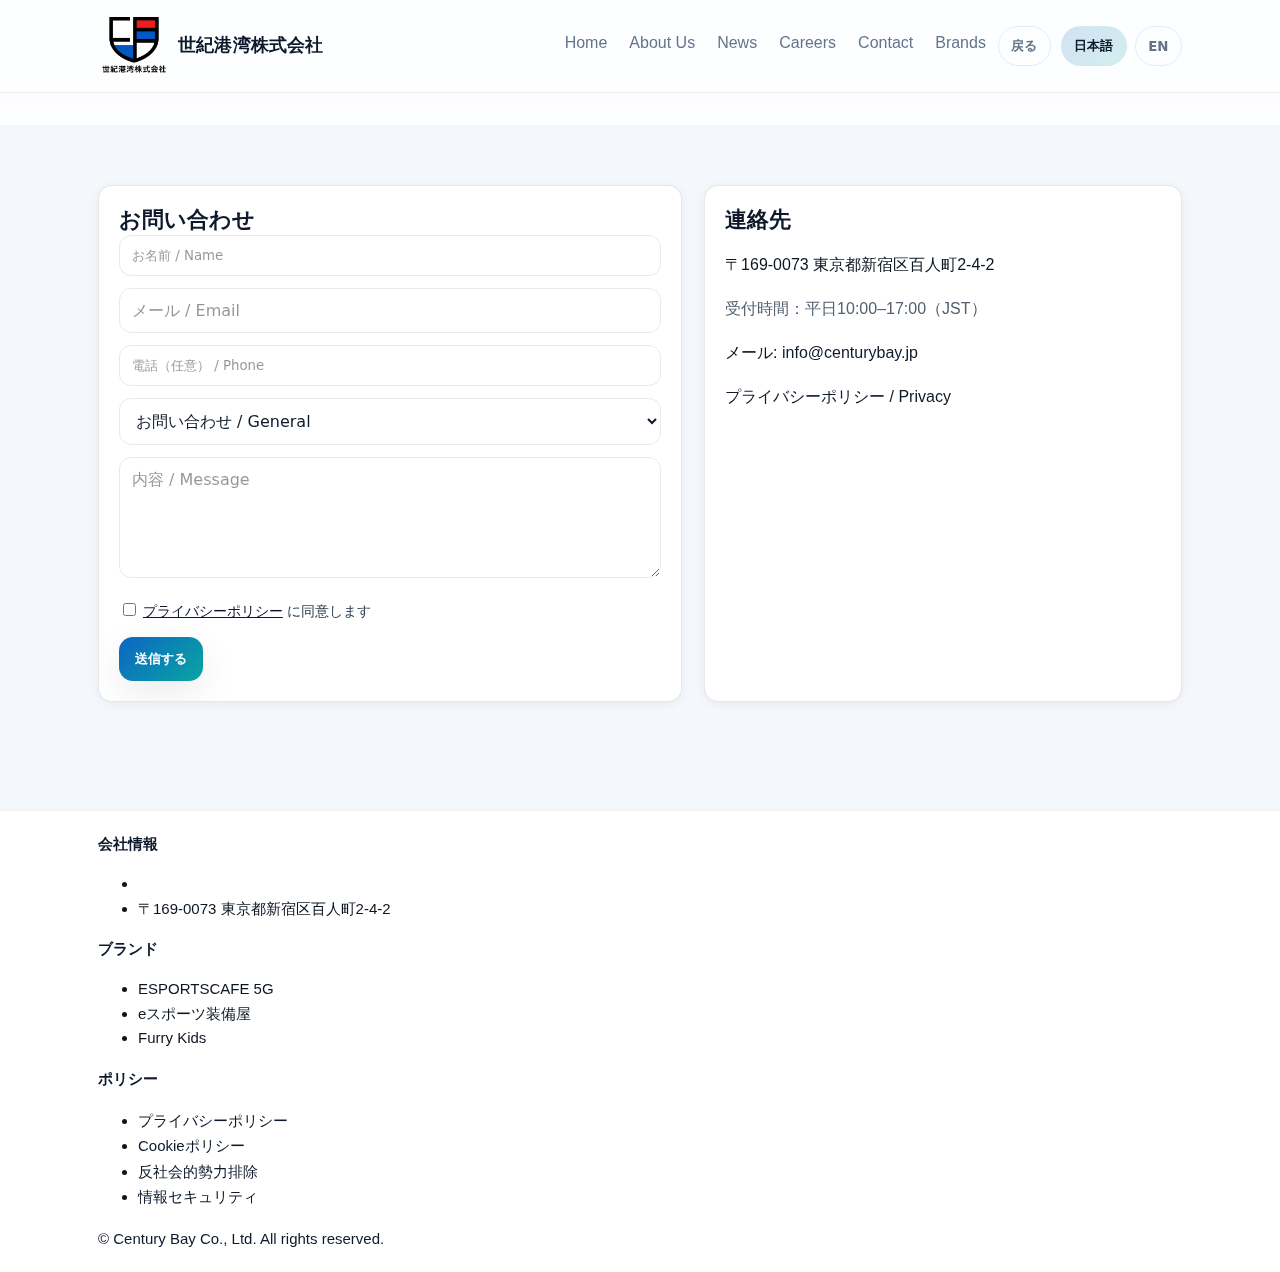
<file: page-4-contact.html>
<!DOCTYPE html>

<html>
<head>
<meta charset="utf-8"/>
<meta content="width=device-width, initial-scale=1, viewport-fit=cover" name="viewport"/>
<title>世紀港湾株式会社｜Century Bay Co., Ltd.</title>
<meta content="世紀港湾株式会社（Century Bay Co.Ltd.）公式サイト。ESPORTSCAFE 5G／eスポーツ装備屋／Furry Kids を展開。" name="description"/>
<meta content="世紀港湾株式会社｜Century Bay" property="og:title"/>
<meta content="エンタメ×ライフスタイルのコーポレートサイト。" property="og:description"/>
<meta content="assets/og.svg" property="og:image"/>
<meta content="#0b66c3" name="theme-color"/>
<!-- ★ favicon：与其他页面保持一致（4 行） -->
<link href="assets/favicons/apple-touch-icon.png" rel="apple-touch-icon" sizes="180x180"/>
<link href="assets/favicons/favicon-32x32.png" rel="icon" sizes="32x32" type="image/png"/>
<link href="assets/favicons/favicon-16x16.png" rel="icon" sizes="16x16" type="image/png"/>
<link color="#0ea5b7" href="assets/favicon.svg" rel="mask-icon"/>
<style>
    :root{--bg:#0b1020;--surface:#0f1424;--ink:#e8edf6;--muted:#a8b2c3;--line:#1b2338;--brand:#0b66c3;--brand2:#0aa5a2;--radius:18px;--shadow:0 16px 48px rgba(0,0,0,.35)}
    @media (prefers-color-scheme: light){:root{--bg:#f6f8fb;--surface:#ffffff;--ink:#0f172a;--muted:#475569;--line:#e6eaf0;--shadow:0 12px 36px rgba(2,6,23,.08)}}
    *{box-sizing:border-box} html,body{margin:0;padding:0;background:var(--bg);color:var(--muted);font-family:system-ui,-apple-system,BlinkMacSystemFont,"Segoe UI","Hiragino Kaku Gothic ProN","Noto Sans JP",sans-serif;line-height:1.65}
    h1,h2,h3{color:var(--ink)} a{color:var(--ink);text-decoration:none}
    .container{width:min(1200px,92%);margin-inline:auto}
    .progress{position:fixed;top:0;left:0;height:3px;width:100%;background:linear-gradient(90deg,var(--brand),var(--brand2));transform-origin:left;transform:scaleX(0);z-index:120}
    header{position:sticky;top:0;z-index:100;background:rgba(255,255,255,.04);backdrop-filter:saturate(140%) blur(12px);border-bottom:1px solid var(--line);transition:box-shadow .3s}
    @media (prefers-color-scheme: light){header{background:rgba(255,255,255,.75)}}
    .nav{display:flex;justify-content:space-between;align-items:center;padding:10px 2px}
    .brand{display:flex;gap:12px;align-items:center}
    .brand img.cb{width:40px;height:40px;border-radius:0;object-fit:cover;box-shadow:0 6px 18px rgba(0,0,0,.2)}
    .title{font-weight:800;color:var(--ink);letter-spacing:.2px}
    .nav-links{display:flex;gap:22px}
    .nav-links a{position:relative;color:var(--muted);padding:6px 2px;transition:color .2s}
    .nav-links a:hover{color:var(--ink)}
    .nav-links a::after{content:"";position:absolute;left:0;right:0;bottom:-6px;height:2px;background:linear-gradient(90deg,var(--brand),var(--brand2));transform:scaleX(0);transform-origin:left;transition:transform .25s}
    .nav-links a:hover::after,.nav-links a[aria-current="page"]::after{transform:scaleX(1)}
    .lang{display:flex;gap:8px}
    .pill{border:1px solid var(--line);border-radius:999px;padding:6px 12px;background:transparent;color:var(--muted);cursor:pointer;transition:transform .12s, color .2s}
    .pill:active{transform:scale(.96)} .pill.active{background:linear-gradient(135deg,rgba(11,102,195,.18),rgba(10,165,162,.18));color:var(--ink);border-color:transparent}

    .hero{position:relative;overflow:hidden}
    .mesh{position:absolute;inset:0;background:
      radial-gradient(1200px 600px at 10% -10%, rgba(11,102,195,.25), transparent 60%),
      radial-gradient(900px 480px at 90% 10%, rgba(10,165,162,.22), transparent 60%),
      radial-gradient(700px 380px at 50% 110%, rgba(147,197,253,.20), transparent 60%);
      filter:blur(20px);animation:meshMove 16s linear infinite;pointer-events:none}
    @keyframes meshMove{0%{transform:translate3d(0,0,0)}50%{transform:translate3d(0,-20px,0)}100%{transform:translate3d(0,0,0)}}
    #stars{position:absolute;inset:0;opacity:.35;mix-blend-mode:screen;pointer-events:none}
    .hero-inner{position:relative;padding:90px 0 56px}
    .hero-grid{display:grid;grid-template-columns:1.1fr .9fr;gap:36px;align-items:center}
    .headline{font-size:clamp(30px,4.6vw,54px);line-height:1.1;margin:0 0 14px}
    .lead{font-size:clamp(16px,2vw,18px);margin:0 0 26px;color:var(--muted)}
    .cta{display:flex;gap:12px;flex-wrap:wrap}
    .btn{position:relative;display:inline-flex;align-items:center;gap:10px;padding:12px 16px;border-radius:14px;border:1px solid var(--line);background:var(--surface);color:var(--ink);box-shadow:var(--shadow);overflow:hidden;will-change:transform}
    .btn.primary{background:linear-gradient(135deg,var(--brand),var(--brand2));color:#fff;border:0;font-weight:700}
    .btn .ripple{position:absolute;border-radius:50%;transform:scale(0);opacity:.22;pointer-events:none;background:transparent;animation:ripple .6s ease-out}
    @keyframes ripple{to{transform:scale(12);opacity:0}}
    .hero-card{background:rgba(255,255,255,.04);border:1px solid var(--line);border-radius:18px;padding:18px;box-shadow:var(--shadow)}

    section{padding:60px 0}
    .section-title{font-size:22px;margin:0 0 12px;color:var(--ink)}

    .quick{display:flex;gap:12px;flex-wrap:wrap;margin:8px 0 18px}
    .chip{position:relative;display:inline-flex;align-items:center;gap:10px;padding:8px 12px;border-radius:999px;border:1px solid var(--line);background:rgba(255,255,255,.04);color:var(--ink);transition:transform .15s, box-shadow .15s}
    .chip::after{content:"↗";transition:transform .2s}
    .chip:hover{transform:translateY(-1px);box-shadow:var(--shadow)} .chip:hover::after{transform:translateX(2px) translateY(-2px)}

    .grid3{display:grid;grid-template-columns:repeat(3,1fr);gap:20px}
    .card{position:relative;border:1px solid var(--line);border-radius:18px;background:var(--surface);box-shadow:var(--shadow);padding:16px;transform-style:preserve-3d;transition:transform .2s ease}
    .card:hover{transform:translateY(-4px)}
    .card a.card-link{position:absolute;inset:0;border-radius:18px;z-index:1}
    .content{position:relative;z-index:2}
    .media{position:relative;border-radius:14px;overflow:hidden;background:#0d1222}
    .media img{display:block;width:100%;height:220px;object-fit:contain;background:transparent;padding:12px}
    .media::before{content:"";position:absolute;inset:0;opacity:.35;pointer-events:none;background-image:radial-gradient(rgba(255,255,255,.12) 1px, transparent 1px);background-size:18px 18px}
    .tone-5g .media{background:linear-gradient(135deg,#1a1a1a,#3a0d0d)} .tone-5g h3{color:#e11d2e}
    .tone-sb .media{background:linear-gradient(135deg,#0b1a3a,#2b1059)} .tone-sb h3{background:linear-gradient(90deg,#60a5fa,#a78bfa);-webkit-background-clip:text;background-clip:text;color:transparent}
    .tone-fk .media{background:linear-gradient(135deg,#0f2d20,#16423c)} .tone-fk h3{color:#34d399}

    .statement{position:relative;border-radius:22px;padding:1px;background:conic-gradient(from 180deg,var(--brand),var(--brand2),var(--brand));box-shadow:var(--shadow);overflow:hidden}
    .statement .in{background:var(--surface);border-radius:21px;padding:22px 20px;position:relative}
    .statement .in::after{content:"";position:absolute;inset:-2px;background:conic-gradient(from 0deg,var(--brand),transparent 40%);filter:blur(18px);opacity:.12;animation:spin 10s linear infinite;pointer-events:none}
    @keyframes spin{to{transform:rotate(360deg)}}
    .accent{display:inline-block;position:relative;padding-bottom:2px}
    .accent::after{content:"";position:absolute;left:0;bottom:-2px;height:2px;width:100%;background:linear-gradient(90deg,var(--brand),var(--brand2));transform:scaleX(0);transform-origin:left;animation:underline .9s .2s ease forwards}
    @keyframes underline{to{transform:scaleX(1)}}
    .stagger>*{opacity:0;transform:translateY(8px);animation:rise .6s ease forwards}
    .stagger>*:nth-child(1){animation-delay:.05s} .stagger>*:nth-child(2){animation-delay:.1s} .stagger>*:nth-child(3){animation-delay:.15s} .stagger>*:nth-child(4){animation-delay:.2s} .stagger>*:nth-child(5){animation-delay:.25s} .stagger>*:nth-child(6){animation-delay:.3s}
    @keyframes rise{to{opacity:1;transform:translateY(0)}}
    .quote{font-size:64px;line-height:.6;background:linear-gradient(135deg,var(--brand),var(--brand2));-webkit-background-clip:text;background-clip:text;color:transparent;filter:drop-shadow(0 6px 20px rgba(11,102,195,.25))}

    .cols{display:grid;grid-template-columns:1.1fr .9fr;gap:22px}
    .list{display:grid;gap:10px}
    .item{display:flex;gap:12px;align-items:flex-start;background:rgba(255,255,255,.04);border:1px solid var(--line);padding:12px;border-radius:12px;opacity:0;transform:translateY(10px);transition:opacity .5s, transform .5s}
    .item.in{opacity:1;transform:translateY(0)}
    .badge{font-size:12px;color:#fff;background:linear-gradient(135deg,var(--brand),var(--brand2));border-radius:999px;padding:2px 10px;font-weight:700}

    .kpis{display:grid;grid-template-columns:repeat(4,1fr);gap:18px}
    .kpi{background:var(--surface);border:1px solid var(--line);border-radius:18px;padding:18px;box-shadow:var(--shadow);text-align:center}
    .kpi .num{font-size:28px;font-weight:800;color:var(--ink)}
    .kpi .cap{color:var(--muted)}

    footer{padding:36px 0;border-top:1px solid var(--line)}
    .fab{position:fixed;right:16px;bottom:16px;width:52px;height:52px;border-radius:999px;display:grid;place-items:center;background:linear-gradient(135deg,var(--brand),var(--brand2));color:#fff;box-shadow:var(--shadow);border:0;cursor:pointer;opacity:0;transform:translateY(10px);transition:opacity .3s, transform .3s}
    .fab.show{opacity:1;transform:translateY(0)}

    .en{display:none} body[data-lang="en"] .jp{display:none} body[data-lang="en"] .en{display:initial}
    @media (prefers-reduced-motion: reduce){.mesh,#stars,.stagger>*{animation:none} .nav-links a::after{display:none}}
    @media (max-width:980px){.grid3{grid-template-columns:1fr}.cols,.hero-grid{grid-template-columns:1fr}.nav-links{display:none}}
  </style>
<!-- 下面样式保持你的原样（省略号处为你原本的 CSS 块） -->
<style>/* Language visibility */ .jp{display:block}.en{display:none}:root[data-lang="en"] .jp{display:none}:root[data-lang="en"] .en{display:block}</style>
<style>/* === Mobile menu additions === */ /* ... */</style>
<style>/* Language toggle visibility */ /* ... */</style>
<style>/* One-language visibility (reinforced) */ /* ... */</style>
<style>/* === Global Professional Footer === */ /* ... */</style>
<style>.form-consent{margin:10px 0 14px;color:#334155;font-size:14px} .form-consent a{text-decoration:underline}</style>
<style id="pro-theme">/* ===== Century Bay Business Pro Theme (Overrides) ===== */ /* ...（保持不变）... */</style>
<link href="assets/site.clean.css" rel="stylesheet"/>
<style>
/* --- Unified header alignment --- */
.nav { display:flex; align-items:center; }
.nav-right { margin-left:auto; display:flex; align-items:center; gap:10px; }
.nav-links { display:flex; gap:18px; align-items:center; }
.pill.back-btn { order:0; } /* appear before menu */
@media (max-width: 860px) {
  .nav-links { gap:14px; }
}
</style>
<style id="lang-visibility-fix">
  /* Default JP visible */
  :root:not([data-lang="en"]) .en { display: none !important; }
  :root:not([data-lang="en"]) .jp { display: inline !important; }
  /* EN state */
  :root[data-lang="en"] .jp { display: none !important; }
  :root[data-lang="en"] .en { display: inline !important; }
</style>

  <link rel="stylesheet" href="assets/responsive.css"/>
</head>
<body>
<header class="toolbar cb-fixed">
<div class="container nav"><div class="brand">
<img alt="Century Bay ロゴ" class="cb" src="assets/cb-logo-plain.png" style="background:transparent; box-shadow:none; padding:0; border-radius:0; height:72px; width:auto; background:transparent; box-shadow:none; padding:0; border-radius:0;"/>
<span class="title"><span class="jp">世紀港湾株式会社</span><span class="en">Century Bay</span></span>
</div><div class="nav-right"><nav class="nav-links" id="navlinks"><a href="index.html"><span class="jp">Home</span><span class="en">Home</span></a><a href="page-1-about.html">About Us</a><a href="page-2-news.html">News</a><a href="page-3-careers.html">Careers</a><a href="page-4-contact.html">Contact</a><a href="brands.html">Brands</a></nav><button aria-label="戻る" class="pill back-btn" data-role="back" onclick="(function(){try{if(document.referrer &amp;&amp; new URL(document.referrer).origin===location.origin){history.back();}else{location.href='index.html';}}catch(e){location.href='index.html';}})()" type="button">
  戻る
  
</button><div class="lang" role="group">
<button class="pill active" data-lang="jp" data-set-lang="jp">日本語</button>
<button class="pill" data-lang="en" data-set-lang="en">EN</button>
</div></div></div></header>
<div style="position:sticky;top:0;padding:16px;z-index:1000;background:rgba(255,255,255,0.8);backdrop-filter:saturate(180%) blur(10px)"></div>
<section id="contact">
<div class="container cols">
<div class="card">
<h2 class="section-title jp">お問い合わせ</h2><h2 class="section-title en">Contact</h2>
<form data-contact="">
<div style="display:grid;gap:12px">
<input name="name" placeholder="お名前 / Name " required="" style="padding:12px;border-radius:12px;border:1px solid var(--line);background:var(--surface);color:var(--ink)"/>
<input name="email" placeholder="メール / Email" required="" style="padding:12px;border-radius:12px;border:1px solid var(--line);background:var(--surface);color:var(--ink)" type="email"/>
<input name="phone" placeholder="電話（任意） / Phone" style="padding:12px;border-radius:12px;border:1px solid var(--line);background:var(--surface);color:var(--ink)"/>
<select name="topic" style="padding:12px;border-radius:12px;border:1px solid var(--line);background:var(--surface);color:var(--ink)">
<option>お問い合わせ / General</option><option>メディア / Media</option><option>法人 / Business</option>
</select>
<textarea name="message" placeholder="内容 / Message" required="" rows="5" style="padding:12px;border-radius:12px;border:1px solid var(--line);background:var(--surface);color:var(--ink)"></textarea>
<div class="form-consent">
<label class="jp"><input data-role="privacy-consent" required="required" type="checkbox"/> <a href="privacy-policy.html" rel="noopener noreferrer" target="_blank">プライバシーポリシー</a> に同意します</label>
<label class="en"><input data-role="privacy-consent-en" required="required" type="checkbox"/> I agree to the <a href="privacy-policy.html" rel="noopener noreferrer" target="_blank">Privacy Policy</a> before sending.</label>
</div>
</div>
</form>
<button class="btn primary rippleable" type="submit"><span class="jp">送信する</span><span class="en">Send</span></button>
</div>
<div class="card">
<h3 class="jp">連絡先</h3><h3 class="en">Direct Contact</h3>
<p>〒169-0073 東京都新宿区百人町2-4-2</p>
<p class="muted jp">受付時間：平日10:00–17:00（JST）</p>
<p class="muted en">Hours: Mon–Fri 10:00–17:00 (JST)</p>
<p>メール: <a href="mailto:info@centurybay.jp">info@centurybay.jp</a></p>
<p><a href="privacy-policy.html">プライバシーポリシー / Privacy</a></p>
</div>
</div>
</section>
<footer class="site-footer pro">
<div class="container footer-wrap">
<div class="f-col company">
<div class="f-h"> <span class="jp">会社情報</span><span class="en">Company</span> </div>
<ul class="f-list">
<li><span class="en">Century Bay Co., Ltd.</span></li>
<li><span class="jp">〒169-0073 東京都新宿区百人町2-4-2</span><span class="en">2-4-2 Hyakunincho, Shinjuku-ku, Tokyo 169-0073, Japan</span></li>
</ul>
</div>
<div class="f-col brands">
<div class="f-h"> <span class="jp">ブランド</span><span class="en">Brands</span> </div>
<ul class="f-list">
<li>ESPORTSCAFE 5G</li>
<li>eスポーツ装備屋</li>
<li>Furry Kids</li>
</ul>
</div>
<div class="f-col policies">
<div class="f-h"> <span class="jp">ポリシー</span><span class="en">Policies</span> </div>
<ul class="f-links">
<li><a href="privacy-policy.html"><span class="jp">プライバシーポリシー</span><span class="en">Privacy Policy</span></a></li>
<li><a href="cookie-policy.html"><span class="jp">Cookieポリシー</span><span class="en">Cookie Policy</span></a></li>
<li><a href="antisocial-exclusion.html"><span class="jp">反社会的勢力排除</span><span class="en">Elimination of Anti‑social Forces</span></a></li>
<li><a href="information-security.html"><span class="jp">情報セキュリティ</span><span class="en">Information Security</span></a></li>
</ul>
</div>
</div>
<div class="container footer-copy">
<small>© Century Bay Co., Ltd. All rights reserved.</small>
</div>
</footer></body></html>
</file>
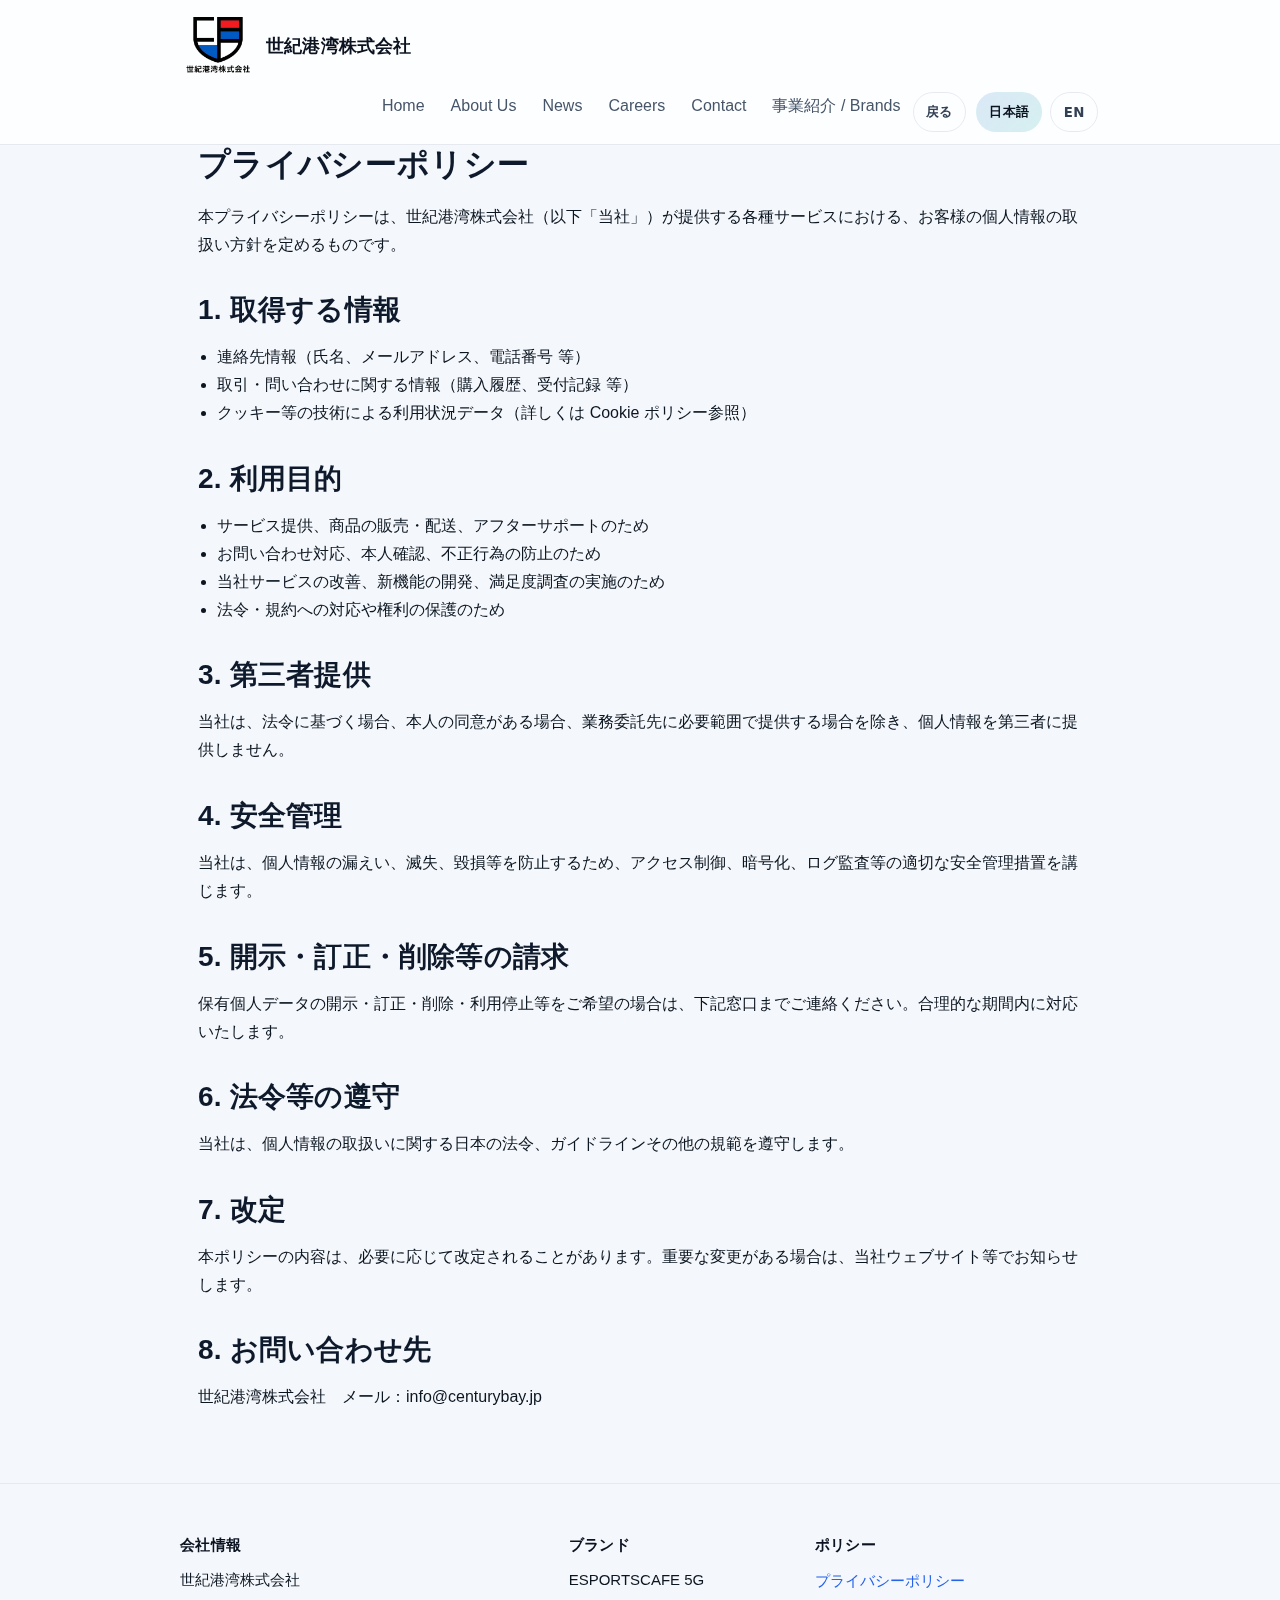
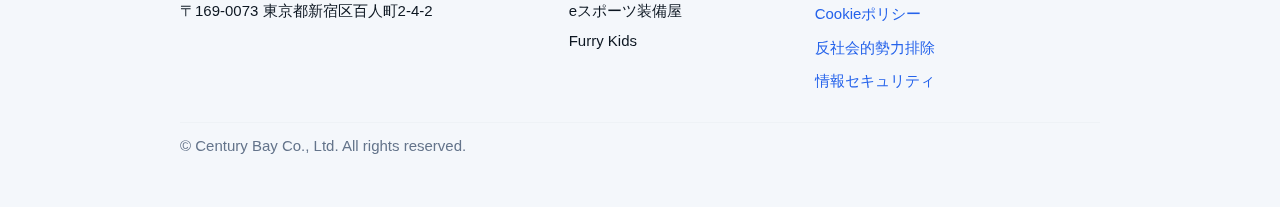
<file: privacy-policy.html>
<!DOCTYPE html>

<html lang="ja">
<head>
<meta charset="utf-8"/>
<meta content="width=device-width, initial-scale=1, viewport-fit=cover" name="viewport"/>
<title>ポリシー｜世紀港湾株式会社</title>
<style>
:root{--bg:#0f1424;--fg:#e8edf6;--muted:#a8b2c3;--line:#22304a;--brand:#0b66c3;--brand2:#0aa5a2}
@media (prefers-color-scheme: light){:root{--bg:#fff;--fg:#0f172a;--muted:#475569;--line:#e6eaf0}}
html,body{margin:0;background:var(--bg);color:var(--fg);font-family:system-ui,"Hiragino Kaku Gothic ProN","Noto Sans JP",sans-serif;line-height:1.8}
.container{width:min(920px,92%);margin:40px auto}
h1,h2,h3{line-height:1.3}
h1{font-size:28px;margin:0 0 8px}
.update{color:var(--muted);font-size:14px;margin-bottom:22px}
section{border-top:1px solid var(--line);padding:18px 0}
a{color:inherit}
.note{color:var(--muted)}
footer{border-top:1px solid var(--line);margin-top:28px;padding-top:12px;color:var(--muted);}
code,pre{background:rgba(255,255,255,.06);padding:.2em .4em;border-radius:6px}
ul{padding-left:1.2em}
strong{color:var(--fg)}
</style>
<style>
/* Language visibility */
.jp{display: block;}
.en{display: none;}
:root[data-lang="en"] .jp{display:none;}
:root[data-lang="en"] .en{display:block;}
</style>
<style>
/* === Mobile menu additions === */
:root{ --header-h: 64px; --safe-top: env(safe-area-inset-top); }
.menu-btn{ display:inline-flex; margin-left:8px; width:40px; height:40px; border:none; background:transparent;
  flex-direction:column; justify-content:center; align-items:center; gap:4px; }
.menu-btn span{ width:22px; height:2px; background:#0b1220; border-radius:1px; transition:.25s; }
@media (max-width: 980px){
  .nav-links{ display:none; }
  html.menu-open .nav-links{ display:grid; position:fixed; left:0; right:0;
    top: calc(var(--safe-top) + var(--header-h)); z-index: 999;
    padding: 12px; gap: 2px;
    background:#fff; border-bottom:1px solid var(--line);
    box-shadow: 0 20px 40px rgba(2,6,23,.12); }
  .nav-links a{ padding:14px 10px; border-radius:10px; color:inherit; }
  .lang{ margin-left:auto; }
  html.menu-open, html.menu-open body{ overflow:hidden; } /* prevent body scroll */
}
</style><style>
/* Language toggle visibility */
.jp{display:block;}
.en{display:none;}
:root[data-lang="en"] .jp{display:none;}
:root[data-lang="en"] .en{display:block;}
/* Lang pill minimal styles */
.lang{display:flex;gap:8px;align-items:center}
.pill{border:1px solid #e6eaf0;border-radius:999px;padding:6px 12px;font-weight:600;background:transparent;color:#475569;cursor:pointer}
.pill.active{background:linear-gradient(135deg, rgba(11,102,195,.16), rgba(10,165,162,.18));color:#0f172a;border-color:transparent}
</style><style>
/* One-language visibility (reinforced) */
.jp{display:block;}
.en{display:none;}
:root[data-lang="en"] .jp{display:none;}
:root[data-lang="en"] .en{display:block;}
/* Back button style to match pills */
.lang{display:flex;gap:8px;align-items:center}
.pill{border:1px solid #e6eaf0;border-radius:999px;padding:6px 12px;font-weight:600;background:transparent;color:#475569;cursor:pointer}
.pill.active{background:linear-gradient(135deg, rgba(11,102,195,.16), rgba(10,165,162,.18));color:#0f172a;border-color:transparent}
.back-btn{order:-1}
</style><style>
/* === Shared header styles === */
header{position:sticky;top:0;z-index:100;background:rgba(255,255,255,.75);backdrop-filter:saturate(180%) blur(16px);border-bottom:1px solid #e6eaf0}
.container.nav{display:flex;justify-content:space-between;align-items:center;padding:10px 2px;max-width:1200px;margin-inline:auto}
.brand{display:flex;gap:12px;align-items:center}
.brand img.cb{width:40px;height:40px;border-radius:0;object-fit:cover;box-shadow:0 6px 18px rgba(0,0,0,.2)}
.title{font-weight:800;color:#0b1220;letter-spacing:.2px}
.nav-links{display:flex;gap:22px}
.nav-links a{position:relative;color:#64748b;padding:6px 2px;transition:color .2s;text-decoration:none}
.nav-links a:hover{color:#0b1220}
.nav-links a::after{content:"";position:absolute;left:0;right:0;bottom:-6px;height:2px;background:linear-gradient(90deg,#2563eb,#0ea5e9);transform:scaleX(0);transform-origin:left;transition:transform .25s}
.nav-links a:hover::after,[aria-current="page"]::after{transform:scaleX(1)}
.lang{display:flex;gap:8px;align-items:center}
.pill{border:1px solid #e6eaf0;border-radius:999px;padding:6px 12px;font-weight:600;background:transparent;color:#475569;cursor:pointer}
.pill.active{background:linear-gradient(135deg, rgba(11,102,195,.16), rgba(10,165,162,.18));color:#0f172a;border-color:transparent}
.back-btn{order:-1}
@media (max-width:980px){.nav-links{display:none}}
</style><style>
/* === Global Professional Footer === */
.site-footer.pro{margin-top:72px;border-top:1px solid #e6eaf0;background:#fafbfc}
.site-footer .footer-wrap{display:grid;grid-template-columns:2fr 1.2fr 1.6fr;gap:32px;padding:28px 0}
.site-footer .f-h{font-weight:700;color:#0b1220;margin:0 0 10px;font-size:14px;letter-spacing:.3px}
.site-footer .f-col{color:#0f172a}
.site-footer .f-list{list-style:none;margin:0;padding:0;color:#0f172a}
.site-footer .f-list li{margin:6px 0}
.site-footer .f-list.two-col{columns:1}
.site-footer .f-links{display:flex;flex-direction:column;gap:8px;list-style:none;margin:0;padding:0}
.site-footer .f-links a{text-decoration:none;color:#2563eb}
.site-footer .f-links a:hover{text-decoration:underline}
.site-footer .footer-copy{padding:10px 0 28px;color:#64748b;border-top:1px solid #eef2f6}
@media (max-width:980px){
  .site-footer .footer-wrap{grid-template-columns:1fr;gap:18px;padding:20px 0}
  .site-footer .f-list.two-col{columns:1}
}
/* Ensure single-language visibility */
.jp{display:block}
.en{display:none}
:root[data-lang="en"] .jp{display:none}
:root[data-lang="en"] .en{display:block}
</style><style id="pro-theme">
/* ===== Century Bay Business Pro Theme (Overrides) ===== */
/* Typography */
:root{
  --ink:#0b1220; --muted:#475569; --line:#e6eaf0; --bg:#f6f8fb;
  --brand:#0b66c3; --brand2:#0aa5a2; --card:#ffffff; --radius:16px;
  --shadow:0 8px 24px rgba(2,6,23,.06);
}
html,body{font-family: "Segoe UI","Inter","Hiragino Kaku Gothic ProN","Noto Sans JP",system-ui,-apple-system,Roboto,Helvetica,Arial,sans-serif}
h1,h2,h3{color:var(--ink);letter-spacing:.2px}
.section-title,.aboutfacts-title{font-weight:800}
/* Layout containers */
.container{max-width:1200px;margin-inline:auto}
/* Cards */
.card,.news-item,.aboutfacts-card,.tone-5g,.tone-sb,.tone-fk{
  background:var(--card)!important;border:1px solid var(--line)!important;
  border-radius:var(--radius)!important;box-shadow:var(--shadow)!important;transform:none!important
}
.card .media img{border-radius:12px}
/* Buttons */
.btn,.pill,button[type=submit]{
  border-radius:999px;border:1px solid var(--line);background:linear-gradient(90deg,#0b66c3,#0aa5a2);
  color:#fff;font-weight:700;letter-spacing:.2px;box-shadow:none
}
.btn:hover{opacity:.92}
/* Pill (language/back) neutrals */
.pill{background:transparent;border:1px solid var(--line);color:#334155}
.pill.active{background:linear-gradient(135deg, rgba(11,102,195,.14), rgba(10,165,162,.16));color:#0b1220}
/* Links */
a{color:#0b66c3}
a:hover{text-decoration:underline}
/* Header */
header{background:rgba(255,255,255,.82)!important;border-bottom:1px solid var(--line)!important;backdrop-filter:saturate(180%) blur(12px)}
.brand img.cb{width:40px;height:40px;border-radius:0;object-fit:cover;box-shadow:none}
.nav-links a{color:#475569}
.nav-links a:hover{color:#0b1220}
/* Footer */
.site-footer.pro{background:transparent}
.footer-copy{color:#64748b}
/* Reduce special effects */
.mesh,#stars,.stagger>*,.tilt,[data-tilt],.rippleable{animation:none!important;transform:none!important;transition:none!important}
.hero,.section.hero{background:none}
/* News grid spacing */
.news-list{gap:20px}
/* About facts grid tidy */
.aboutfacts-grid{gap:14px}
.aboutfacts-item{padding:10px 12px;border:1px solid var(--line);border-radius:12px;background:transparent}
.aboutfacts-label{font-weight:700;color:#0b1220}
/* Forms */
form input,form textarea,form select{
  border:1px solid #dbe3ec;border-radius:12px;padding:10px 12px;outline:none
}
form input:focus,form textarea:focus,form select:focus{border-color:#0b66c3;box-shadow:0 0 0 3px rgba(11,102,195,.12)}
.form-consent{margin:12px 0 10px;color:#334155;font-size:14px}
/* Single-language visibility (reinforce) */
.jp{display:block}.en{display:none}
:root[data-lang="en"] .jp{display:none}
:root[data-lang="en"] .en{display:block}
/* Remove any rotating/hover tilt on cards */
.card:hover{transform:none}
</style><link href="assets/favicons/apple-touch-icon.png" rel="apple-touch-icon" sizes="180x180"/>
<link href="assets/favicons/favicon-32x32.png" rel="icon" sizes="32x32" type="image/png"/>
<link href="assets/favicons/favicon-16x16.png" rel="icon" sizes="16x16" type="image/png"/>
<link color="#0ea5b7" href="assets/favicon.svg" rel="mask-icon"/>
<meta content="#0ea5b7" name="theme-color"/><link href="assets/site.clean.css" rel="stylesheet"/>
<link href="assets/site.clean.css"/><style id="nav-normalize">
/* Nav Normalize: ensure identical menu position across all pages */
header .container.nav{ display:flex; justify-content:space-between; align-items:center; padding:10px 2px; }
header .brand{ display:flex; align-items:center; gap:12px; }
header .brand img.cb{ width:40px; height:40px; object-fit:cover; border-radius:0; }
header .title{ margin:0; line-height:1; display:inline-block; }
header .nav-links{ display:flex; align-items:center; gap:22px; }
header .nav-links a{ display:inline-block; padding:6px 2px; line-height:1.2; }
header .nav-links a::after{ left:0; right:0; bottom:-6px; height:2px; }
</style><style>
/* --- Unified header alignment --- */
.nav { display:flex; align-items:center; }
.nav-right { margin-left:auto; display:flex; align-items:center; gap:10px; }
.nav-links { display:flex; gap:18px; align-items:center; }
.pill.back-btn { order:0; } /* appear before menu */
@media (max-width: 860px) {
  .nav-links { gap:14px; }
}
</style>
<style id="lang-visibility-fix">
  /* Default JP visible */
  :root:not([data-lang="en"]) .en { display: none !important; }
  :root:not([data-lang="en"]) .jp { display: inline !important; }
  /* EN state */
  :root[data-lang="en"] .jp { display: none !important; }
  :root[data-lang="en"] .en { display: inline !important; }
</style>

  <link rel="stylesheet" href="assets/responsive.css"/>
</head>
<body><header class="toolbar cb-fixed">
<div class="container nav">
<div class="brand"><img alt="Century Bay ロゴ" class="cb" src="assets/cb-logo-plain.png" style="background:transparent; box-shadow:none; padding:0; border-radius:0; height:72px; width:auto; background:transparent; box-shadow:none; padding:0; border-radius:0;"/><span class="title"><span class="jp">世紀港湾株式会社</span><span class="en">Century Bay</span></span></div>
<div class="nav-right"><nav class="nav-links" id="navlinks"><a href="index.html"><span class="jp">Home</span><span class="en">Home</span></a><a href="page-1-about.html">About Us</a><a href="page-2-news.html">News</a><a href="page-3-careers.html">Careers</a><a href="page-4-contact.html">Contact</a><a href="brands.html">事業紹介 / Brands</a></nav><button aria-label="戻る" class="pill back-btn" data-role="back" onclick="(function(){try{if(document.referrer &amp;&amp; new URL(document.referrer).origin===location.origin){history.back();}else{location.href='index.html';}}catch(e){location.href='index.html';}})()" type="button">
  戻る
</button><div class="lang" role="group"><button class="pill active" data-lang="jp" data-set-lang="jp">日本語</button><button class="pill" data-lang="en" data-set-lang="en">EN</button></div></div></div>
</header>
<div class="container">
<h1><span class="jp">プライバシーポリシー</span><span class="en">Privacy Policy</span></h1>
<div class="policy-body" style="margin-top:12px">
<p><span class="jp">本プライバシーポリシーは、世紀港湾株式会社（以下「当社」）が提供する各種サービスにおける、お客様の個人情報の取扱い方針を定めるものです。</span><span class="en">This Privacy Policy explains how Century Harbor Co., Ltd. (the “Company”) handles personal information in connection with the services we provide.</span></p>
<h2><span class="jp">1. 取得する情報</span><span class="en">1. Information We Collect</span></h2>
<ul>
<li><span class="jp">連絡先情報（氏名、メールアドレス、電話番号 等）</span><span class="en">Contact details (name, email address, phone number, etc.)</span></li>
<li><span class="jp">取引・問い合わせに関する情報（購入履歴、受付記録 等）</span><span class="en">Transaction and inquiry information (purchase history, inquiry records, etc.)</span></li>
<li><span class="jp">クッキー等の技術による利用状況データ（詳しくは Cookie ポリシー参照）</span><span class="en">Usage data collected via cookies and similar technologies (see Cookie Policy)</span></li>
</ul>
<h2><span class="jp">2. 利用目的</span><span class="en">2. Purposes of Use</span></h2>
<ul>
<li><span class="jp">サービス提供、商品の販売・配送、アフターサポートのため</span><span class="en">To provide services, sell/deliver products, and offer after‑sales support</span></li>
<li><span class="jp">お問い合わせ対応、本人確認、不正行為の防止のため</span><span class="en">To respond to inquiries, perform identity verification, and prevent fraud</span></li>
<li><span class="jp">当社サービスの改善、新機能の開発、満足度調査の実施のため</span><span class="en">To improve our services, develop new features, and conduct satisfaction surveys</span></li>
<li><span class="jp">法令・規約への対応や権利の保護のため</span><span class="en">To comply with laws and protect our rights</span></li>
</ul>
<h2><span class="jp">3. 第三者提供</span><span class="en">3. Sharing with Third Parties</span></h2>
<p><span class="jp">当社は、法令に基づく場合、本人の同意がある場合、業務委託先に必要範囲で提供する場合を除き、個人情報を第三者に提供しません。</span><span class="en">We do not provide personal information to third parties except (i) where required by law, (ii) with your consent, or (iii) to service providers to the extent necessary to perform services on our behalf.</span></p>
<h2><span class="jp">4. 安全管理</span><span class="en">4. Security Measures</span></h2>
<p><span class="jp">当社は、個人情報の漏えい、滅失、毀損等を防止するため、アクセス制御、暗号化、ログ監査等の適切な安全管理措置を講じます。</span><span class="en">We implement appropriate safeguards—such as access controls, encryption, and audit logs—to prevent unauthorized access, loss, or disclosure of personal information.</span></p>
<h2><span class="jp">5. 開示・訂正・削除等の請求</span><span class="en">5. Requests for Disclosure, Correction, or Deletion</span></h2>
<p><span class="jp">保有個人データの開示・訂正・削除・利用停止等をご希望の場合は、下記窓口までご連絡ください。合理的な期間内に対応いたします。</span><span class="en">To request disclosure, correction, deletion, or suspension of use of your personal data, please contact us at the address below. We will respond within a reasonable period.</span></p>
<h2><span class="jp">6. 法令等の遵守</span><span class="en">6. Compliance</span></h2>
<p><span class="jp">当社は、個人情報の取扱いに関する日本の法令、ガイドラインその他の規範を遵守します。</span><span class="en">We comply with applicable Japanese laws, guidelines and other regulations regarding the handling of personal information.</span></p>
<h2><span class="jp">7. 改定</span><span class="en">7. Changes to this Policy</span></h2>
<p><span class="jp">本ポリシーの内容は、必要に応じて改定されることがあります。重要な変更がある場合は、当社ウェブサイト等でお知らせします。</span><span class="en">We may update this policy as necessary. If we make any material changes, we will notify you on our website or by other appropriate means.</span></p>
<h2><span class="jp">8. お問い合わせ先</span><span class="en">8. Contact</span></h2>
<p><span class="jp">世紀港湾株式会社　メール：info@centurybay.jp</span><span class="en">Century Harbor Co., Ltd.  Email: info@centurybay.jp</span></p>
</div>
</div>
<script>
(function(){
  function getLang(){ try { return localStorage.getItem('site.lang') || 'jp'; } catch(e){ return 'jp'; } }
  function setLang(l){
    document.documentElement.setAttribute('data-lang', l);
    try { localStorage.setItem('site.lang', l); } catch(e){}
  }
  // Initialize once DOM is interactive
  setLang(getLang());
  // Click handlers for any element with data-set-lang
  document.addEventListener('click', function(e){
    var t = e.target.closest('[data-set-lang]');
    if(t){
      e.preventDefault();
      setLang(t.getAttribute('data-set-lang'));
    }
  }, {passive:true});
})();
</script>
<script>
(function(){
  var btn = document.querySelector('header .menu-btn');
  var links = document.querySelector('nav.nav-links');
  if(!btn || !links) return;
  function close(){ document.documentElement.classList.remove('menu-open'); btn.setAttribute('aria-expanded','false'); }
  function open(){ document.documentElement.classList.add('menu-open'); btn.setAttribute('aria-expanded','true'); }
  btn.addEventListener('click', function(){
    (document.documentElement.classList.contains('menu-open')? close : open)();
  });
  links.addEventListener('click', function(e){
    var a = e.target.closest('a'); if(a) close();
  });
  window.addEventListener('resize', function(){ if(window.innerWidth >= 980) close(); }, {passive:true});
})();
</script>
<script>
(function(){
  function getLang(){ try { return localStorage.getItem('site.lang') || 'jp'; } catch(e){ return 'jp'; } }
  function setLang(l){
    document.documentElement.setAttribute('data-lang', l);
    try { localStorage.setItem('site.lang', l); } catch(e){}
    // active pills
    document.querySelectorAll('[data-set-lang]').forEach(function(btn){
      btn.classList.toggle('active', btn.getAttribute('data-set-lang')===l);
    });
    // localize back button
    var back = document.querySelector('[data-role="back"]');
    if(back){
      back.textContent = (l === 'en') ? 'Back' : '戻る';
      back.setAttribute('aria-label', back.textContent);
    }
  }
  // initialize
  document.addEventListener('DOMContentLoaded', function(){
    setLang(getLang());
    var back = document.querySelector('[data-role="back"]');
    if(back){
      back.addEventListener('click', function(e){
        e.preventDefault();
        if (window.history && history.length > 1) { history.back(); }
        else { window.location.href = 'index.html'; }
      });
    }
  });
  // global click delegate for language pills
  document.addEventListener('click', function(e){
    var t = e.target.closest('[data-set-lang]');
    if(t){
      e.preventDefault();
      setLang(t.getAttribute('data-set-lang'));
    }
  });
  // expose setLang if already defined elsewhere (no conflict)
  if(!window.__siteSetLangInjected){
    window.__siteSetLangInjected = true;
    window.setLang = setLang;
  }
})();
</script>
<script>
(function(){
  var btn = document.querySelector('.menu-btn');
  var html = document.documentElement;
  var nav = document.getElementById('navlinks');

  function setHeaderH(){
    var h = document.querySelector('header')?.getBoundingClientRect().height || 64;
    html.style.setProperty('--header-h', h + 'px');
  }
  setHeaderH();
  window.addEventListener('resize', setHeaderH);

  if(btn){
    btn.addEventListener('click', function(e){
      var open = html.classList.toggle('menu-open');
      btn.setAttribute('aria-expanded', open ? 'true' : 'false');
      e.stopPropagation();
    });
  }
  // Close when tapping outside menu
  document.addEventListener('click', function(e){
    if(!html.classList.contains('menu-open')) return;
    if(!e.target.closest('#navlinks') && !e.target.closest('.menu-btn')){
      html.classList.remove('menu-open');
      if(btn) btn.setAttribute('aria-expanded','false');
    }
  });
  // Close on ESC
  document.addEventListener('keydown', function(e){
    if(e.key === 'Escape'){ html.classList.remove('menu-open'); if(btn) btn.setAttribute('aria-expanded','false'); }
  });
})();
</script><footer class="site-footer pro">
<div class="container footer-wrap">
<div class="f-col company">
<div class="f-h"> <span class="jp">会社情報</span><span class="en">Company</span> </div>
<ul class="f-list">
<li><span class="jp">世紀港湾株式会社</span><span class="en">Century Bay Co., Ltd.</span></li>
<li><span class="jp">〒169-0073 東京都新宿区百人町2-4-2</span><span class="en">2-4-2 Hyakunincho, Shinjuku-ku, Tokyo 169-0073, Japan</span></li>
</ul>
</div>
<div class="f-col brands">
<div class="f-h"> <span class="jp">ブランド</span><span class="en">Brands</span> </div>
<ul class="f-list">
<li>ESPORTSCAFE 5G</li>
<li>eスポーツ装備屋</li>
<li>Furry Kids</li>
</ul>
</div>
<div class="f-col policies">
<div class="f-h"> <span class="jp">ポリシー</span><span class="en">Policies</span> </div>
<ul class="f-links">
<li><a href="privacy-policy.html"><span class="jp">プライバシーポリシー</span><span class="en">Privacy Policy</span></a></li>
<li><a href="cookie-policy.html"><span class="jp">Cookieポリシー</span><span class="en">Cookie Policy</span></a></li>
<li><a href="antisocial-exclusion.html"><span class="jp">反社会的勢力排除</span><span class="en">Elimination of Anti‑social Forces</span></a></li>
<li><a href="information-security.html"><span class="jp">情報セキュリティ</span><span class="en">Information Security</span></a></li>
</ul>
</div>
</div>
<div class="container footer-copy">
<small>© Century Bay Co., Ltd. All rights reserved.</small>
</div>
</footer></body>
</html>
</file>
<file: assets/site.clean.css>
/* Purged CSS — auto-generated on 2025-10-04 */

/* === Global corporate type & UI normalization (2025-09-27) === */
:root{
  --font-body: "Noto Sans JP", "Yu Gothic", "Hiragino Kaku Gothic ProN", "Meiryo", system-ui, -apple-system, "Segoe UI", Arial, sans-serif;
  --font-mono: ui-monospace, SFMono-Regular, Menlo, Consolas, "Noto Sans Mono CJK JP", monospace;
}
html, body, button, input, select, textarea {
  font-family: var(--font-body);
  -webkit-font-smoothing: antialiased;
  -moz-osx-font-smoothing: grayscale;
  text-rendering: optimizeLegibility;
}
/* Headings spacing (uniform across pages) */
h1, .h1 { font-weight: 800; line-height:1.15; margin: 0 0 0.6em 0; }
h2, .h2 { font-weight: 700; line-height:1.2;  margin: 1.2em 0 0.5em 0; }
/* Buttons */
button, .btn, .pill {
  font-weight: 600;
  transition: transform .15s ease, box-shadow .2s ease, background-color .2s ease;
}
button:hover, .btn:hover, .pill:hover { transform: translateY(-1px); }
button:active, .btn:active, .pill:active { transform: translateY(0); }
/* Cards */
.card {
  border-radius: 16px;
  box-shadow: 0 10px 30px rgba(2,6,23,.10);
}@media (prefers-color-scheme: dark){
  .card { box-shadow: 0 10px 30px rgba(0,0,0,.60); }}
/* Mobile nav */
header { position: sticky; top: 0; z-index: 1000; }
.nav-links { display: none; }
.menu-open nav.nav-links { display: grid; }

/* site.css – global responsive layer */

/* === Century Bay mobile-friendly layer === */

/* Media / general */
img, svg, video { max-width: 100%; height: auto; display: block; }

/* iOS safe areas */
:root { --safe-top: env(safe-area-inset-top); --safe-bottom: env(safe-area-inset-bottom); }
.site-footer { padding-bottom: calc(12px + var(--safe-bottom)); }

/* Tap target */
a, button, .btn { min-height: 44px; }

/* Brand size */
header .brand img { height: clamp(20px, 2.8vw, 28px); }
header .brand { display:flex; align-items:center; gap:8px; font-size: clamp(16px, 2.6vw, 18px); }

/* Language / Back */
.lang-switch .btn, .btn-back { padding: 8px 12px; border-radius: 14px; }

/* Top nav: no burger, horizontal scroll on small screens */
.site-nav ul { 
  display:flex; gap:12px; flex-wrap:nowrap; 
  overflow-x:auto; -webkit-overflow-scrolling:touch; scrollbar-width:thin;
  padding-bottom:4px;
}
.site-nav li { flex:0 0 auto; }
.site-nav a { white-space:nowrap; padding:10px 12px; border-radius:12px; }

/* Containers & cards */
.container, .section, main { padding-left:16px; padding-right:16px; }
.card { border-radius:16px; padding: clamp(14px, 2.8vw, 20px); }

/* Generic 3→2→1 layout helpers */
.grid3, .brand-grid, .careers-grid, .news-list {
  display:grid; gap:16px;
  grid-template-columns: repeat(3, minmax(0,1fr));
}@media (max-width:1180px){
  .grid3, .brand-grid, .careers-grid, .news-list {
    grid-template-columns: repeat(2, minmax(0,1fr));
  }}@media (max-width:720px){
  .grid3, .brand-grid, .careers-grid, .news-list {
    grid-template-columns: 1fr;
  }}

/* Hero slogan */
.hero h1, .slogan h1 {
  line-height:1.15;
  font-size: clamp(26px, 6.5vw, 56px);
  letter-spacing:0.01em;
}
.hero .logo-big { max-width: min(60vw, 320px); }

/* News scroll area */
.news-scroll { max-height: min(68vh, 560px); overflow-y:auto; -webkit-overflow-scrolling:touch; }

/* Contact grid */
.contact-grid {
  display:grid; gap:20px;
  grid-template-columns:1.15fr .85fr;
}

/* Forms */
form .form-field input, form .form-field select, form .form-field textarea {
  padding:12px 14px; border-radius:12px; font-size:16px; /* iOS no zoom */
}

/* Footer columns */
.footer-cols { display:grid; grid-template-columns:repeat(3,minmax(0,1fr)); gap:18px; }

/* Wide content helpers */
.table-wrap { overflow-x:auto; -webkit-overflow-scrolling:touch; }

/* Tiny screens */
@media (max-width:360px){
  .site-nav a { padding:8px 10px; font-size:14px; }
  .lang-switch .btn, .btn-back { padding:6px 10px; font-size:14px; }
}
/* =========================================================
   Century Bay — Unified Business Theme v3  (append only)
   ========================================================= */

/* 1) 设计变量（色彩/阴影/圆角/间距/字号基础） */
:root{
  /* 主色：与你导航下划线的蓝绿渐变协调 */
  --cb-primary-1: #1e67e6;
  --cb-primary-2: #0fb5a9;
  --cb-text-1: #0c1621;        /* 正文 */
  --cb-text-2: #546172;        /* 次级 */
  --cb-border: rgba(12,22,33,.10);
  --cb-card: #fff;
  --cb-bg: #f6f8fb;

  --cb-radius-s: 10px;
  --cb-radius-m: 14px;
  --cb-radius-l: 18px;

  --cb-shadow-1: 0 2px 10px rgba(12,22,33,.06);
  --cb-shadow-2: 0 8px 28px rgba(12,22,33,.08);

  --cb-gutter: 16px;
  --cb-section-gap: clamp(32px, 6vw, 64px);
}

/* 2) 全站排版：商务、沉稳 */
html,body{ color:var(--cb-text-1); background:var(--cb-bg); }@media (max-width: 720px){
  html,body{ font-size: clamp(15px, 3.8vw, 17px); line-height: 1.6; }}
h1{ font-size: clamp(28px, 6.8vw, 44px); line-height:1.2; letter-spacing:.01em; }
h2{ font-size: clamp(22px, 5.4vw, 32px); line-height:1.25; }
h3{ font-size: clamp(18px, 4.6vw, 22px); line-height:1.3; }
p,li{ line-height:1.7; color:var(--cb-text-1); }
.muted{ color:var(--cb-text-2); }

/* 3) 统一容器与区块间距（所有页面看齐） */
.container, .section, main, .wrap, .content{
  padding-left: var(--cb-gutter);
  padding-right: var(--cb-gutter);
}
.section-title{ margin-bottom: 16px; }

/* 4) 卡片：圆角/描边/阴影（不夸张） */
.card, .panel, .box, .tile{
  background: var(--cb-card);
  border: 1px solid var(--cb-border);
  border-radius: var(--cb-radius-m);
  box-shadow: var(--cb-shadow-1);
  overflow: hidden;
}
.card:hover{ box-shadow: var(--cb-shadow-2); }

/* 卡片内图保持圆角同步 */
.card img, .panel img, .box img, .tile img{ border-radius: calc(var(--cb-radius-m) - 2px); }

/* 5) 按钮：高度达标、圆角一致、主色强调 */
a.btn, button.btn, .btn{
  min-height:44px; padding:12px 16px; border-radius: var(--cb-radius-m);
  display:inline-flex; align-items:center; gap:8px; line-height:1; text-decoration:none;
}

/* 6) 顶部导航：统一可滑动、当前项下划线一致 */
.site-header .inner, header .inner{ display:flex; align-items:center; gap:12px; }
header .brand{ flex:0 0 auto; }
.site-nav, header nav{ flex:1 1 auto; min-width:0; }

.site-header, header{ overflow:visible; }@media (max-width: 900px){
  .site-nav, header nav{
    overflow-x:auto; -webkit-overflow-scrolling:touch; position:relative;
    /* 渐隐暗示可滑动 */
    -webkit-mask-image: linear-gradient(to right, rgba(0,0,0,0) 0, #000 24px, #000 calc(100% - 24px), rgba(0,0,0,0));
            mask-image: linear-gradient(to right, rgba(0,0,0,0) 0, #000 24px, #000 calc(100% - 24px), rgba(0,0,0,0));
  }
  .site-nav ul, header nav ul{
    display:flex; gap:12px; flex-wrap:nowrap; white-space:nowrap;
    padding:0 12px 6px; margin:0; list-style:none;
  }
  .site-nav li, header nav li{ flex:0 0 auto; }
  .site-nav a, header nav a{ padding:10px 12px; border-radius:12px; min-height:44px; }
  .site-nav::-webkit-scrollbar, header nav::-webkit-scrollbar{ height:6px; }
  .site-nav::-webkit-scrollbar-thumb, header nav::-webkit-scrollbar-thumb{ background: rgba(0,0,0,.15); border-radius:8px; }}

/* 当前导航态：统一渐变下划线（兼容 .active / .current / aria-current） */
.site-nav a:is(.active,.current,[aria-current="page"]),
header nav a:is(.active,.current,[aria-current="page"]){
  position:relative; color:var(--cb-text-1);
}
.site-nav a:is(.active,.current,[aria-current="page"])::after,
header nav a:is(.active,.current,[aria-current="page"])::after{
  content:""; position:absolute; left:8px; right:8px; bottom:-6px; height:2px;
  background: linear-gradient(90deg, var(--cb-primary-1), var(--cb-primary-2));
  border-radius:2px;
}

/* 7) 通用网格：3→2→1（品牌/新闻/招聘统一） */
.grid3, .brand-grid, .careers-grid, .news-list{
  display:grid; gap:16px; grid-template-columns: repeat(3, minmax(0,1fr));
}@media (max-width:1180px){
  .grid3, .brand-grid, .careers-grid, .news-list{ grid-template-columns: repeat(2, minmax(0,1fr)); }}@media (max-width:720px){
  .grid3, .brand-grid, .careers-grid, .news-list{ grid-template-columns: 1fr; }}

/* 8) 首页 Hero 与标语（大不压小） */
.hero .logo-big{ max-width:min(60vw, 320px); height:auto; }
.hero h1, .slogan h1{ letter-spacing:.01em; }

/* 9) 新闻列表：高度自适应，滚动顺滑 */
.news-scroll{
  max-height:min(68vh, 560px);
  overflow-y:auto; -webkit-overflow-scrolling:touch;
}

/* 10) 联系页：双栏 → 单栏；表单更易点 */
.contact-grid{ display:grid; gap:20px; grid-template-columns: 1.15fr .85fr; }

input[type="text"], input[type="email"], input[type="tel"], select, textarea{
  padding:12px 14px; border-radius:12px; font-size:16px; border:1px solid rgba(12,22,33,.15);
}
input::placeholder, textarea::placeholder{ color:rgba(12,22,33,.45); }

/* 11) 页脚：留白与分组一致 */
.site-footer, footer{ padding-top:20px; padding-bottom:20px; }

/* 12) 宽内容兜底（表格/长链接） */
.table-wrap{ overflow-x:auto; -webkit-overflow-scrolling:touch; }

/* 13) 触控与无障碍：聚焦可见但不刺眼 */
:where(a,button,.btn):focus-visible{
  outline:2px solid var(--cb-primary-2);
  outline-offset:2px; border-radius: var(--cb-radius-s);
}


/* === Mobile menu button (no layout change on desktop) === */
.menu-btn{
  display:none; margin-left:auto;
  border:1px solid var(--line); border-radius:12px; background:transparent;
  padding:8px 12px; font-size:18px; line-height:1; cursor:pointer;
}@media (max-width:980px){
  /* Hide inline nav on small screens until opened */
  .nav-links{ display:none; }
  html.menu-open .nav-links{
    display:grid; position:fixed; left:0; right:0;
    top: calc(var(--safe-top, 0px) + var(--header-h, 64px)); z-index:999;
    background: var(--surface, #0f1424);
    border-bottom: 1px solid var(--line);
    box-shadow: var(--shadow, 0 20px 40px rgba(2,6,23,.12));
    padding:12px; gap:4px;
  }
  html.menu-open .nav-links a{ padding:14px 10px; border-radius:10px; }
  /* Lock body scroll when menu open */
  html.menu-open, html.menu-open body{ overflow:hidden; }}
/* Ensure header stays on top and clickable */
header{ position:sticky; z-index: 1000; }

/* === cb release addendum === */

/* === Release Ready Base (cb) === */
:root{ --ink:#0e1a2b; --muted:#64748b; --bg:#f4f7fb; --surface:#ffffff; }
html,body{margin:0;padding:0;background:var(--bg);color:var(--ink);font-family:-apple-system,BlinkMacSystemFont,"Segoe UI",Roboto,"Noto Sans JP","Hiragino Kaku Gothic ProN","Yu Gothic UI","Yu Gothic","Noto Sans",sans-serif;line-height:1.65}
main{display:block}
.cb-wrap{max-width:1120px;margin:0 auto;padding:0 20px}
.cb-hero h1{margin:0 0 8px;font-size:36px}
.cb-hero h1.en{font-size:22px;opacity:.8}
.cb-hero p{max-width:920px;margin:4px 0;opacity:.9}
#business-areas{padding:40px 0}
#business-areas h2,#latest-news h2{font-size:24px;margin:0 0 8px}
#business-areas .cb-business{list-style:disc;padding-left:22px;margin:8px 0 0}
#business-areas .cb-business li{margin:.35rem 0}
#latest-news{padding:40px 0}
#latest-news ol{list-style:decimal;padding-left:22px;margin:8px 0 0}
#latest-news li{margin:.35rem 0}
#latest-news a{text-decoration:none;border-bottom:1px dotted rgba(0,0,0,.2)}
#latest-news a:hover{border-bottom-color:transparent}
footer{background:var(--surface);border-top:1px solid rgba(0,0,0,.06);padding:24px 0;margin-top:48px}@media (max-width:720px){
  .cb-hero h1{font-size:28px}
  .cb-hero h1.en{font-size:18px}}

/* === add: fixed header === */

/* === cb: fixed header like lytech.jp (global) === */
:root{ --header-h: 64px; }
header.cb-fixed{
  position: sticky;
  top: 0;
  z-index: 1000;
  background: rgba(255,255,255,0.86);
  border-bottom: 1px solid rgba(0,0,0,0.06);
  -webkit-backdrop-filter: saturate(180%) blur(8px);
  backdrop-filter: saturate(180%) blur(8px);
}
html{ scroll-behavior:smooth; scroll-padding-top: var(--header-h); }@media (max-width: 720px){
  :root{ --header-h: 56px; }}

/* remove any leftover hero spacing */
.cb-hero, .hero, .top-visual, .kv, .main-visual { display:none !important; }
body { padding-top: 0; }


/* === cb news (lytech-like) === */
.cb-news{padding:40px 0}
.cb-news-title{font-size:24px;text-align:center;margin:0 0 16px}
.cb-news-grid{max-width:1120px;margin:0 auto;display:grid;grid-template-columns:1.3fr 1fr;gap:20px;padding:0 20px}
.cb-news-feature{background:#fff;border:1px solid rgba(0,0,0,.06);border-radius:12px;overflow:hidden;box-shadow:0 1px 2px rgba(0,0,0,.04)}
.cb-news-thumb{height:240px;background:#f8fafc;display:flex;align-items:center;justify-content:center}
.cb-news-thumb img{width:100%;height:100%;object-fit:cover;display:block}
.cb-news-meta{padding:16px}
.cb-news-date{font-variant-numeric:tabular-nums;color:#64748b;margin-bottom:6px}
.cb-news-heading{margin:0 0 8px;font-size:18px}
.cb-news-heading a{text-decoration:none}
.cb-news-excerpt{margin:0 0 12px;color:#334155}
.cb-news-list ul{list-style:none;margin:0;padding:0;background:#fff;border:1px solid rgba(0,0,0,.06);border-radius:12px;overflow:hidden}
.cb-news-list li{border-bottom:1px solid rgba(0,0,0,.06)}
.cb-news-list li:last-child{border-bottom:none}
.cb-news-list a{display:flex;gap:10px;align-items:flex-start;padding:12px 14px;text-decoration:none}
.cb-news-list .cb-news-date{width:9.5em;flex:0 0 auto;color:#64748b}
.cb-news-title-txt{flex:1;color:#0f172a}
.cb-news-list p{margin:12px 0 0;text-align:right}@media (max-width: 900px){
  .cb-news-grid{grid-template-columns:1fr;gap:16px}
  .cb-news-thumb{height:180px}
  .cb-news-list .cb-news-date{width:auto;min-width:7.5em}}


/* === cb news align refinements === */
.cb-news-grid{align-items:stretch}
.cb-news-feature{display:flex;flex-direction:column}
.cb-news-thumb{height:260px}
.cb-news-meta{flex:1;display:flex;flex-direction:column}
.cb-news-meta p:last-child{margin-top:auto}
.cb-news-list ul{height:100%}
.cb-news-list li a{min-height:56px; align-items:center}
.cb-news-list li a .cb-news-title-txt{line-height:1.4}
.cb-news-list li a .cb-news-date{line-height:1.2}
.cb-news-list li:hover{background:#f8fafc}@media (max-width: 900px){
  .cb-news-thumb{height:200px}}

/* news: six-row list spacing */
.cb-news-list li a{min-height:52px}


/* === cb: unify 'もっと見る' buttons === */
.cb-btn{
  display:inline-flex;align-items:center;justify-content:center;
  gap:8px;padding:10px 16px;border-radius:999px;
  font-weight:600;text-decoration:none;line-height:1;
  background:#0ea5e9;border:1px solid #0ea5e9;color:#fff;
  transition:transform .02s ease, box-shadow .2s ease, background .2s ease, color .2s ease, border-color .2s ease;
}
/* ghost variant now matches primary for consistency */
.cb-btn.ghost{background:#0ea5e9;border-color:#0ea5e9;color:#fff}
\n
/* === Logo sizing update (larger than adjacent text) === */
header .brand img.cb {
  height: 40px;
  width: auto;
}@media (max-width: 1024px){
  header .brand img.cb { height: 36px; }}@media (max-width: 640px){
  header .brand img.cb { height: 32px; }}
\n

/* === Hard override: navbar logo must be larger than text === */
header .brand img.cb,
header .brand img[src$="cb-logo-plain.png"],
header img.cb[src$="cb-logo-plain.png"] {
  height: 48px !important;
  width: auto !important;
  image-rendering: auto;
}@media (max-width: 1024px){
  header .brand img.cb,
  header .brand img[src$="cb-logo-plain.png"],
  header img.cb[src$="cb-logo-plain.png"] {
    height: 42px !important;
  }}@media (max-width: 640px){
  header .brand img.cb,
  header .brand img[src$="cb-logo-plain.png"],
  header img.cb[src$="cb-logo-plain.png"] {
    height: 36px !important;
  }}



/* === FINAL NAV LOGO FIX (no background, no shadow, larger) === */
header .brand img.cb,
header .brand img[src$="cb-logo-plain.png"],
header img.cb[src$="cb-logo-plain.png"] {
  height: 56px !important;  /* larger than adjacent text */
  width: auto !important;
  background: transparent !important;
  box-shadow: none !important;
  padding: 0 !important;
  border-radius: 0 !important;
  outline: none !important;
  display: inline-block;
  vertical-align: middle;
}@media (max-width: 1024px){
  header .brand img.cb,
  header .brand img[src$="cb-logo-plain.png"],
  header img.cb[src$="cb-logo-plain.png"] {
    height: 48px !important;
  }}@media (max-width: 640px){
  header .brand img.cb,
  header .brand img[src$="cb-logo-plain.png"],
  header img.cb[src$="cb-logo-plain.png"] {
    height: 40px !important;
  }}



/* === NAV LOGO SIZE: 72px desktop === */
header .brand img.cb,
header .brand img[src$="cb-logo-plain.png"],
header img.cb[src$="cb-logo-plain.png"] {
  height: 72px !important;
  width: auto !important;
  background: transparent !important;
  box-shadow: none !important;
  padding: 0 !important;
  border-radius: 0 !important;
  display: inline-block;
  vertical-align: middle;
}@media (max-width: 1024px){
  header .brand img.cb,
  header .brand img[src$="cb-logo-plain.png"],
  header img.cb[src$="cb-logo-plain.png"] {
    height: 60px !important;
  }}@media (max-width: 640px){
  header .brand img.cb,
  header .brand img[src$="cb-logo-plain.png"],
  header img.cb[src$="cb-logo-plain.png"] {
    height: 48px !important;
  }}


/* === Footer section sizing tweak (2025-10-04) === */
.site-footer .f-h{
  font-weight:700;
  line-height:1.35;
  /* slightly larger than items */
  font-size: clamp(14px, 2.6vw, 17px);
}
.site-footer .f-list,
.site-footer .f-list li,
.site-footer .f-list a,
.site-footer .f-list span{
  font-size: clamp(13px, 2.3vw, 15px);
  font-weight:500;
  line-height:1.65;
}

/* === Footer heading vs content sizing: heading = content + 3px (2025-10-04) === */
:root{
  --footer-content-size: 15px;
  --footer-title-delta: 6px;
  --footer-heading-size: calc(var(--footer-content-size) + 3px);
}
.site-footer .f-list,
.site-footer .f-list li,
.site-footer .f-list a,
.site-footer .f-list span{
  font-size: var(--footer-content-size);
  font-weight:500;
  line-height:1.65;
}
.site-footer .f-h{
  font-size: var(--footer-heading-size);
  font-weight:700;
  line-height:1.35;
}


/* === Footer Typography Unification (2025-10-04) === */
:root{
  --footer-content-size: 15px;
  --footer-title-delta: 6px;            /* 基础内容字号 */
  --footer-title-size: calc(var(--footer-content-size) + var(--footer-title-delta));  /* 小标题 = 内容 +3px */
}

footer :is(p, li, a, address, small, span, dd){
  font-size: var(--footer-content-size) !important;
  line-height: 1.7;
}

footer :is(h4, h5, .footer-title, .col-title, dt){
  font-size: var(--footer-title-size) !important;
  line-height: 1.35;
  font-weight: 600;
  letter-spacing: .01em;
  margin: 0 0 .4em 0;
}

footer nav :is(a, li){
  font-size: var(--footer-content-size) !important;
}

footer .legal, footer .copyright{
  font-size: calc(var(--footer-content-size) - 1px) !important;
}/* 尽量避免影响全站其他区域，仅在footer作用域内覆盖 */


/* === Responsive Suite (2025-10-04) — global mobile & tablet optimization === */
:root{
  --container-max: 1120px;
  --container-pad: 18px;
  --tap-min: 40px;
}
/* Containers */
.container, .wrap, main > .inner {
  max-width: var(--container-max);
  margin: 0 auto;
  padding-left: var(--container-pad);
  padding-right: var(--container-pad);
}

/* Images & media */
img, svg, video, canvas, iframe {max-width:100%; height:auto}
iframe.responsive, .map-responsive {width:100%; aspect-ratio:16/9}

/* Typography scaling */
h1{font-size:clamp(24px,3.2vw,32px)}
h2{font-size:clamp(20px,2.6vw,28px)}
h3{font-size:clamp(18px,2.2vw,22px)}
p, li{line-height:1.75}

/* Long word/wrap safety */
*, *::before, *::after{box-sizing:border-box}
body{word-break:break-word; overflow-wrap:anywhere}

/* Nav & controls (mobile) */
.nav-right{display:flex;flex-wrap:wrap;gap:8px;align-items:center}
.nav-right .pill, .lang .pill, .back-btn{min-height:var(--tap-min); padding:.45rem .9rem}
.lang{display:flex;gap:8px;flex-wrap:wrap}
/* keep order: links -> back -> lang; ensure items don't squeeze */
.nav-right > *{flex:0 0 auto}

/* Tables: horizontal scroll on small screens */
.table-wrap{overflow-x:auto; -webkit-overflow-scrolling:touch}
.table-wrap table{min-width:600px}

/* Forms: avoid iOS zoom */
@media (max-width: 600px){
  input, select, textarea{font-size:16px}
}

/* Spacing adjustments across breakpoints */
@media (max-width: 1024px){
  :root{ --container-pad: 16px; }
}
@media (max-width: 768px){
  :root{ --container-pad: 14px; }
  .hide-sm{display:none !important}
}
@media (max-width: 600px){
  :root{ --container-pad: 12px; }
  .stack-sm{display:grid; gap:12px}
  .row-sm{display:flex; flex-direction:column; gap:12px}
}
@media (max-width: 420px){
  :root{ --container-pad: 10px; }
  .nav-right .pill, .lang .pill, .back-btn{padding:.4rem .75rem; min-height:36px}
}

/* About page titles hairline tweaks (already unified earlier) */
.about-mevv .aboutfacts-title::before,
.about-profile .aboutfacts-title::before,
.about-access .aboutfacts-title::before,
.about-mevv .aboutfacts-title::after,
.about-profile .aboutfacts-title::after,
.about-access .aboutfacts-title::after{opacity:.24}
@media (max-width: 480px){
  .about-mevv .aboutfacts-title::before,
  .about-profile .aboutfacts-title::before,
  .about-access .aboutfacts-title::before,
  .about-mevv .aboutfacts-title::after,
  .about-profile .aboutfacts-title::after,
  .about-access .aboutfacts-title::after{opacity:.22}
}

/* Careers (Unified Seamless) mobile refinements */
.roles .role{padding:14px 0}
.roles .role + .role{border-top:1px solid #e6eaf0}
.steps .step{padding:12px 6px}
@media (max-width:900px){ .steps{grid-template-columns:1fr} }



/* === Mobile Hotfix Suite (2025-10-04) =====================================
   Targets issues seen on iPhone Safari:
   - Header nav wraps/overflows
   - Lang pills & Back button alignment
   - News cards horizontal overflow & spacing
   - Safe-area (notch) padding
============================================================================ */

/* Safe-area for iOS notch */
@supports (padding: max(0px)) {
  body { padding-left: max(env(safe-area-inset-left), 0px);
         padding-right: max(env(safe-area-inset-right), 0px); }
  header, .site-header { padding-top: max(env(safe-area-inset-top), 0px); }
  footer { padding-bottom: max(env(safe-area-inset-bottom), 0px); }
}

/* Header: compact & wrap-friendly */
header, .site-header { display:block }
header .nav, .site-header .nav { display:flex; flex-wrap:wrap; align-items:center; gap:8px }
header .logo, .site-header .logo { flex:0 0 auto }

/* Links block */
header nav, .site-header nav { display:flex; flex-wrap:wrap; gap:12px; max-width:100% }
header nav a, .site-header nav a { flex:0 0 auto }

/* Right-side group (Back + Lang) */
.nav-right { margin-left:auto; display:flex; align-items:center; gap:8px; flex-wrap:wrap }
.nav-right .pill, .lang .pill, .back-btn { min-height:40px; padding:.42rem .78rem }
.lang { display:flex; gap:8px; flex-wrap:wrap }

/* Super-small screens: 2-line header with horizontal scroll for links */
@media (max-width: 420px){
  header .logo, .site-header .logo { flex:1 0 100% }
  header nav, .site-header nav { order:1; width:100%;
    overflow-x:auto; -webkit-overflow-scrolling:touch; white-space:nowrap; scrollbar-width:none }
  header nav::-webkit-scrollbar, .site-header nav::-webkit-scrollbar { display:none }
  .nav-right { order:2; width:100%; justify-content:flex-end }
}

/* News list: force single column, full-bleed within container */
@media (max-width: 600px){
  .news, .news-list, .news-cards, .cards { display:grid; grid-template-columns:1fr !important; gap:12px }
  .news .card, .news-list .card, .news-cards .card, .cards .card { width:100%; margin:0; }
  .news .card *, .news-list .card *, .news-cards .card * { word-break:break-word; }
  .section, .block, .panel { margin-left:0; margin-right:0 }
}

/* Kill any residual colored bands/gradients that may bleed under header/content */
.careers-band::before, .hero::before, .band::before { content:none !important; display:none !important; background:none !important; }

/* Tighten big gaps on mobile */
@media (max-width: 600px){
  .divider{ margin:14px 0 !important }
  section{ margin-top:16px; margin-bottom:16px }
}
</file>
<file: assets/responsive.css>
/* === Mobile/Tablet-only responsive & anti-deformation stylesheet ===
   IMPORTANT: These rules apply ONLY at widths <= 1024px.
   Desktop ( >1024px ) remains 100% unchanged.
*/

@media (max-width: 1024px){

  :root{
    --page-max: 980px;
    --gap-sm: clamp(12px, 2.5vw, 18px);
    --gap-md: clamp(16px, 3.5vw, 28px);
    --gap-lg: clamp(24px, 5vw, 48px);
  }

  html, body{ min-height: 100%; }

  /* Add breathing room on small screens only */
  body{
    padding-left:  min(5vw, 20px);
    padding-right: min(5vw, 20px);
    padding-top:    min(4vh, 28px);
    padding-bottom: min(6vh, 36px);
    box-sizing: border-box;
  }

  /* Clamp typical containers only on small screens */
  main, .main, .container, .wrap, .wrapper, .content, .page, .section{
    max-width: var(--page-max);
    margin-left: auto;
    margin-right: auto;
    margin-top:  var(--gap-md);
    margin-bottom: var(--gap-md);
    padding-left:  min(3vw, 16px);
    padding-right: min(3vw, 16px);
    box-sizing: border-box;
  }

  /* Headers/footers light side padding */
  header, .header, footer, .footer{
    max-width: calc(var(--page-max) + 40px);
    margin-left: auto;
    margin-right: auto;
    padding-left:  min(3vw, 16px);
    padding-right: min(3vw, 16px);
    box-sizing: border-box;
  }

  /* Media protection to avoid deformation on small screens */
  img, video, canvas, svg{
    max-width: 100%;
    height: auto;
  }

  /* Avoid text overflow causing layout breakage */
  h1, h2, h3, h4, h5, h6, p, li, dt, dd, button, a, span{
    overflow-wrap: anywhere;
  }

  /* Grids & cards: auto-wrap to avoid squishing */
  .grid, .cards, .card-grid, .columns, .row, .rows{
    display: grid;
    grid-template-columns: repeat(auto-fit, minmax(240px, 1fr));
    gap: var(--gap-sm);
  }

  /* Buttons & inputs: prevent odd wrapping */
  button, .btn, input[type="submit"], .pill{
    white-space: nowrap;
    inline-size: fit-content;
    max-width: 100%;
  }

  /* Tables: allow horizontal scroll instead of breaking layout */
  .table, table{
    width: 100%;
    border-collapse: collapse;
    display: block;
    overflow-x: auto;
  }

  /* Utility: opt-out of clamping when truly full-bleed is desired */
  .full-bleed{
    max-width: none !important;
    margin-left: 0 !important;
    margin-right: 0 !important;
    padding-left: 0 !important;
    padding-right: 0 !important;
  }
}

@media (max-width: 768px){
  :root{ --page-max: 720px; }
  body{
    padding-left:  min(4vw, 18px);
    padding-right: min(4vw, 18px);
    padding-top:    min(5vh, 32px);
    padding-bottom: min(6vh, 40px);
  }
  main, .main, .container, .wrap, .wrapper, .content, .page, .section{
    padding-left:  min(4vw, 18px);
    padding-right: min(4vw, 18px);
    margin-top: var(--gap-sm);
    margin-bottom: var(--gap-sm);
  }
}

@media (max-width: 480px){
  :root{ --page-max: 440px; }
  /* Slightly reduce oversized headings to avoid wrapping deformation */
  h1{ font-size: clamp(20px, 6vw, 28px); }
  h2{ font-size: clamp(18px, 5.2vw, 24px); }
  h3{ font-size: clamp(16px, 4.8vw, 20px); }
}
</file>
